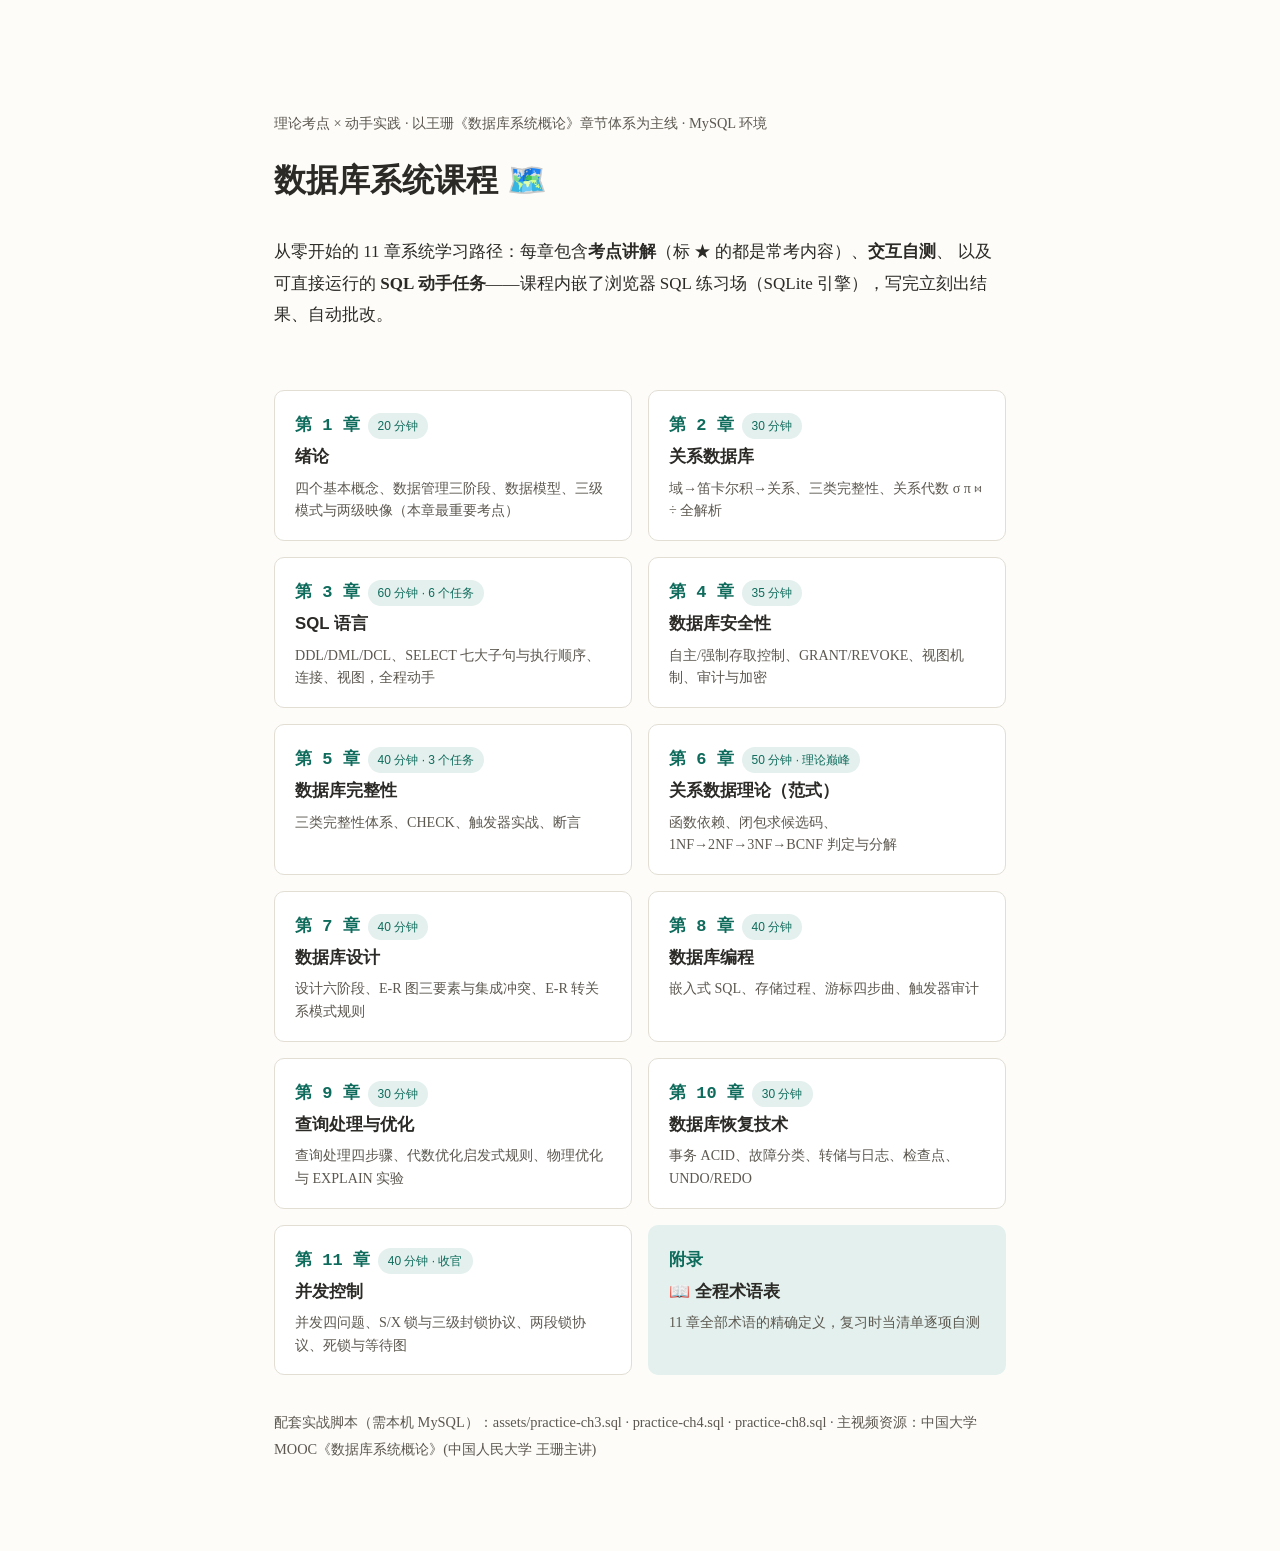
<file: index.html>
<!DOCTYPE html>
<html lang="zh-CN">
<head>
<meta charset="UTF-8">
<meta name="viewport" content="width=device-width, initial-scale=1.0">
<title>数据库系统课程 · 11 章完全学习路径</title>
<link rel="stylesheet" href="assets/course.css">
<style>
  .hero { padding: 48px 0 8px; }
  .hero h1 { border: none; margin-bottom: 8px; }
  .grid { display: grid; grid-template-columns: repeat(auto-fill, minmax(300px, 1fr)); gap: 16px; margin: 2em 0; }
  .card {
    display: block; background: #fff; border: 1px solid var(--line);
    border-radius: var(--radius); padding: 18px 20px; text-decoration: none; color: var(--ink);
    transition: all .15s;
  }
  .card:hover { border-color: var(--accent); box-shadow: 0 2px 10px rgba(15,107,92,.12); transform: translateY(-2px); }
  .card .num { font-family: "JetBrains Mono", Consolas, monospace; color: var(--accent); font-weight: 700; }
  .card h3 { margin: 4px 0 8px; font-size: 1.05rem; }
  .card p { margin: 0; font-size: .88rem; color: var(--ink-soft); line-height: 1.6; }
  .card.extra { background: var(--accent-soft); border-color: transparent; }
  .badge { display: inline-block; font-size: .75rem; background: var(--accent-soft); color: var(--accent);
    border-radius: 999px; padding: 2px 10px; margin-left: 8px; font-family: "PingFang SC","Microsoft YaHei",sans-serif; }
</style>
</head>
<body>
<div class="wrap">
<div class="hero">
  <p class="meta">理论考点 × 动手实践 · 以王珊《数据库系统概论》章节体系为主线 · MySQL 环境</p>
  <h1>数据库系统课程 🗺️</h1>
  <p>从零开始的 11 章系统学习路径：每章包含<b>考点讲解</b>（标 ★ 的都是常考内容）、<b>交互自测</b>、
  以及可直接运行的 <b>SQL 动手任务</b>——课程内嵌了浏览器 SQL 练习场（SQLite 引擎），写完立刻出结果、自动批改。</p>
</div>

<div class="grid">
  <a class="card" href="lessons/0001-chapter1-introduction.html">
    <span class="num">第 1 章</span><span class="badge">20 分钟</span>
    <h3>绪论</h3>
    <p>四个基本概念、数据管理三阶段、数据模型、三级模式与两级映像（本章最重要考点）</p>
  </a>
  <a class="card" href="lessons/0002-chapter2-relational-model.html">
    <span class="num">第 2 章</span><span class="badge">30 分钟</span>
    <h3>关系数据库</h3>
    <p>域→笛卡尔积→关系、三类完整性、关系代数 σ π ⋈ ÷ 全解析</p>
  </a>
  <a class="card" href="lessons/0003-chapter3-sql.html">
    <span class="num">第 3 章</span><span class="badge">60 分钟 · 6 个任务</span>
    <h3>SQL 语言</h3>
    <p>DDL/DML/DCL、SELECT 七大子句与执行顺序、连接、视图，全程动手</p>
  </a>
  <a class="card" href="lessons/0004-chapter4-security.html">
    <span class="num">第 4 章</span><span class="badge">35 分钟</span>
    <h3>数据库安全性</h3>
    <p>自主/强制存取控制、GRANT/REVOKE、视图机制、审计与加密</p>
  </a>
  <a class="card" href="lessons/0005-chapter5-integrity.html">
    <span class="num">第 5 章</span><span class="badge">40 分钟 · 3 个任务</span>
    <h3>数据库完整性</h3>
    <p>三类完整性体系、CHECK、触发器实战、断言</p>
  </a>
  <a class="card" href="lessons/0006-chapter6-normalization.html">
    <span class="num">第 6 章</span><span class="badge">50 分钟 · 理论巅峰</span>
    <h3>关系数据理论（范式）</h3>
    <p>函数依赖、闭包求候选码、1NF→2NF→3NF→BCNF 判定与分解</p>
  </a>
  <a class="card" href="lessons/0007-chapter7-design.html">
    <span class="num">第 7 章</span><span class="badge">40 分钟</span>
    <h3>数据库设计</h3>
    <p>设计六阶段、E-R 图三要素与集成冲突、E-R 转关系模式规则</p>
  </a>
  <a class="card" href="lessons/0008-chapter8-programming.html">
    <span class="num">第 8 章</span><span class="badge">40 分钟</span>
    <h3>数据库编程</h3>
    <p>嵌入式 SQL、存储过程、游标四步曲、触发器审计</p>
  </a>
  <a class="card" href="lessons/0009-chapter9-optimization.html">
    <span class="num">第 9 章</span><span class="badge">30 分钟</span>
    <h3>查询处理与优化</h3>
    <p>查询处理四步骤、代数优化启发式规则、物理优化与 EXPLAIN 实验</p>
  </a>
  <a class="card" href="lessons/0010-chapter10-recovery.html">
    <span class="num">第 10 章</span><span class="badge">30 分钟</span>
    <h3>数据库恢复技术</h3>
    <p>事务 ACID、故障分类、转储与日志、检查点、UNDO/REDO</p>
  </a>
  <a class="card" href="lessons/0011-chapter11-concurrency.html">
    <span class="num">第 11 章</span><span class="badge">40 分钟 · 收官</span>
    <h3>并发控制</h3>
    <p>并发四问题、S/X 锁与三级封锁协议、两段锁协议、死锁与等待图</p>
  </a>
  <a class="card extra" href="reference/glossary.html">
    <span class="num">附录</span>
    <h3>📖 全程术语表</h3>
    <p>11 章全部术语的精确定义，复习时当清单逐项自测</p>
  </a>
</div>

<p class="meta">配套实战脚本（需本机 MySQL）：assets/practice-ch3.sql · practice-ch4.sql · practice-ch8.sql ·
主视频资源：中国大学MOOC《数据库系统概论》(中国人民大学 王珊主讲)</p>
</div>
</body>
</html>
</file>
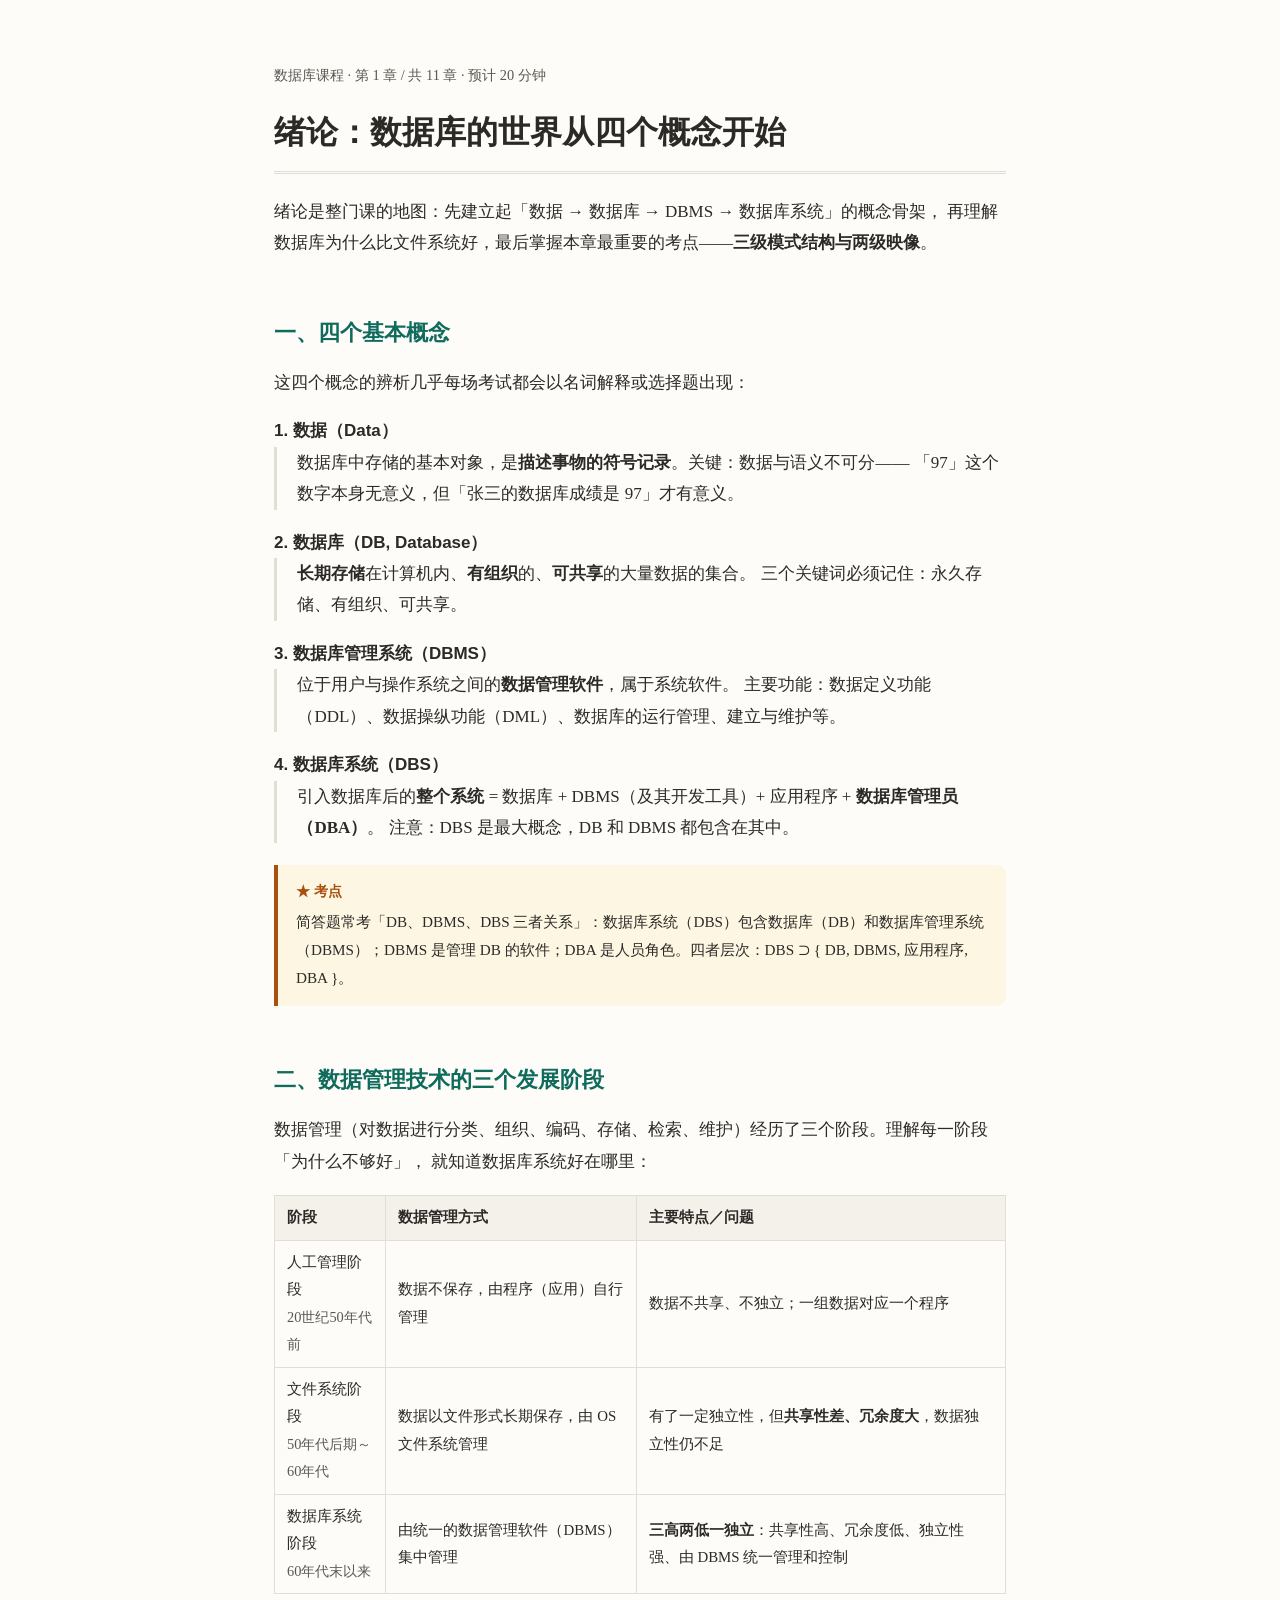
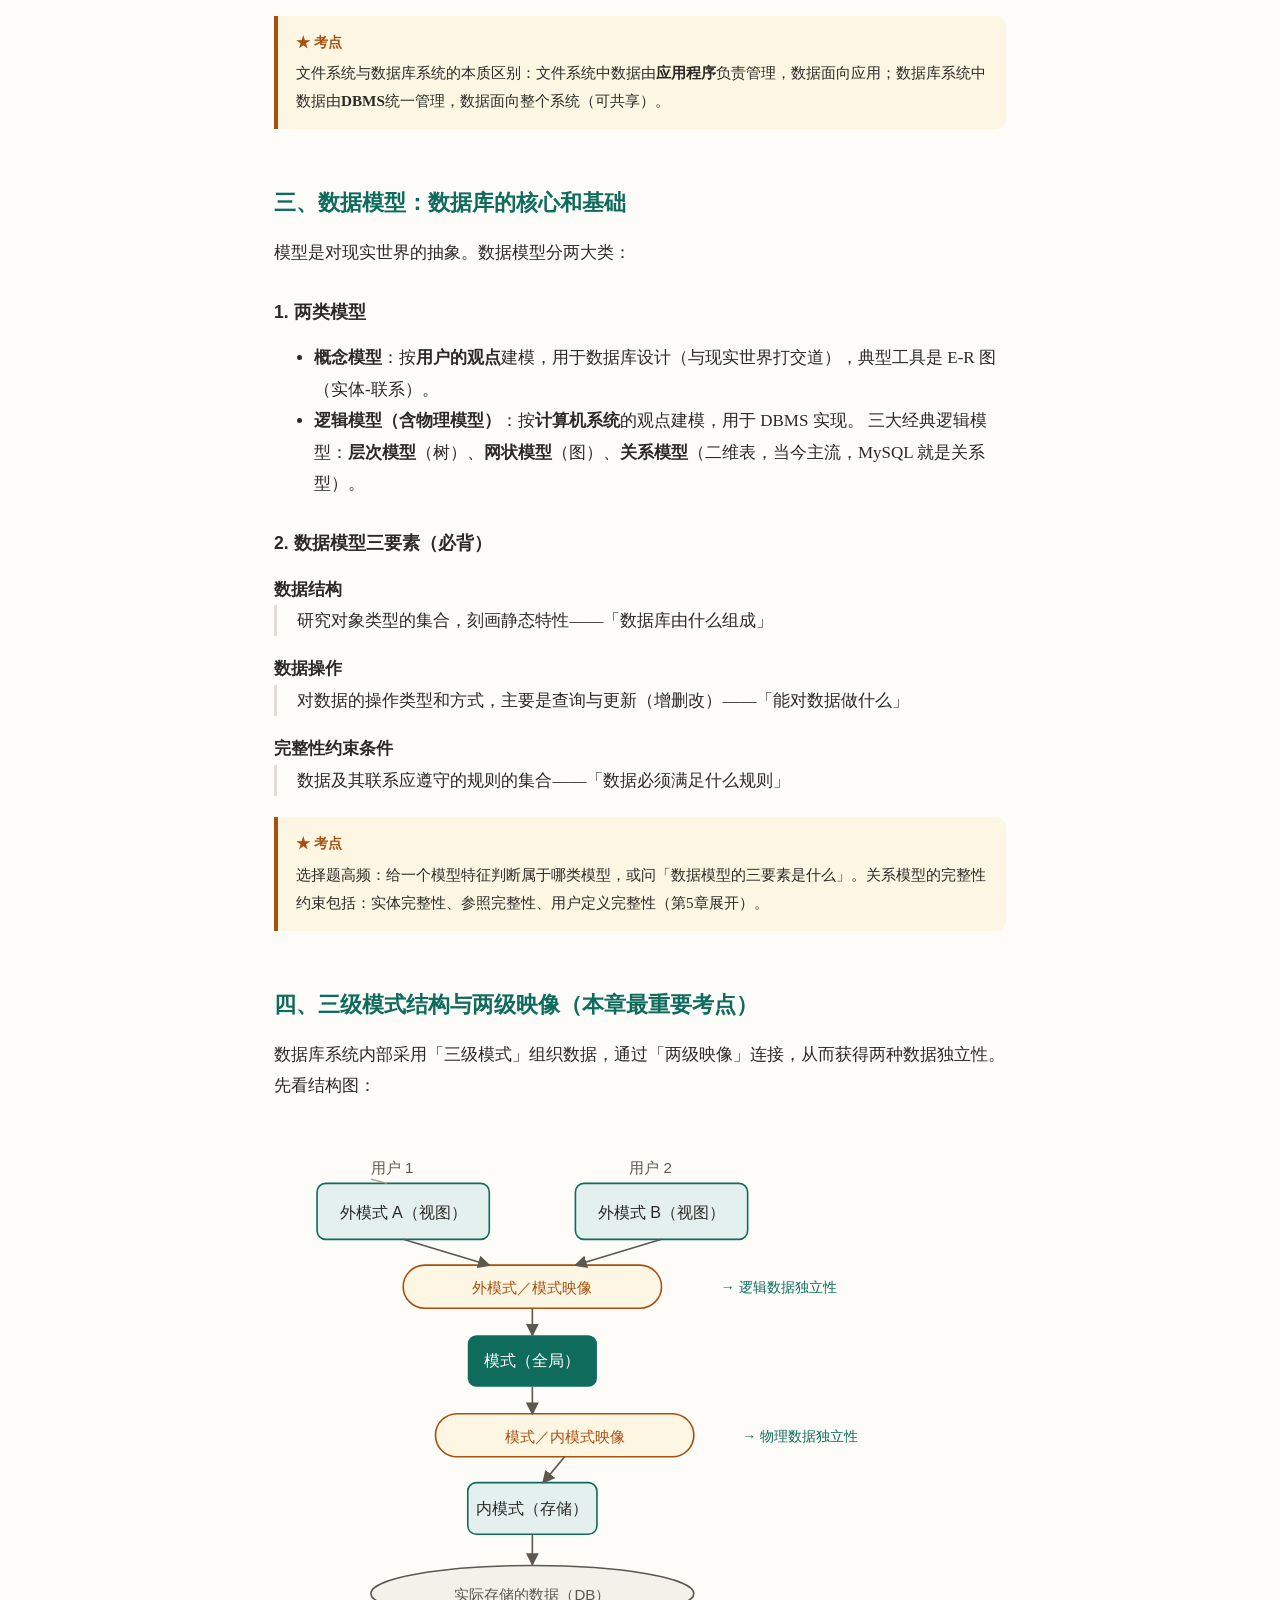
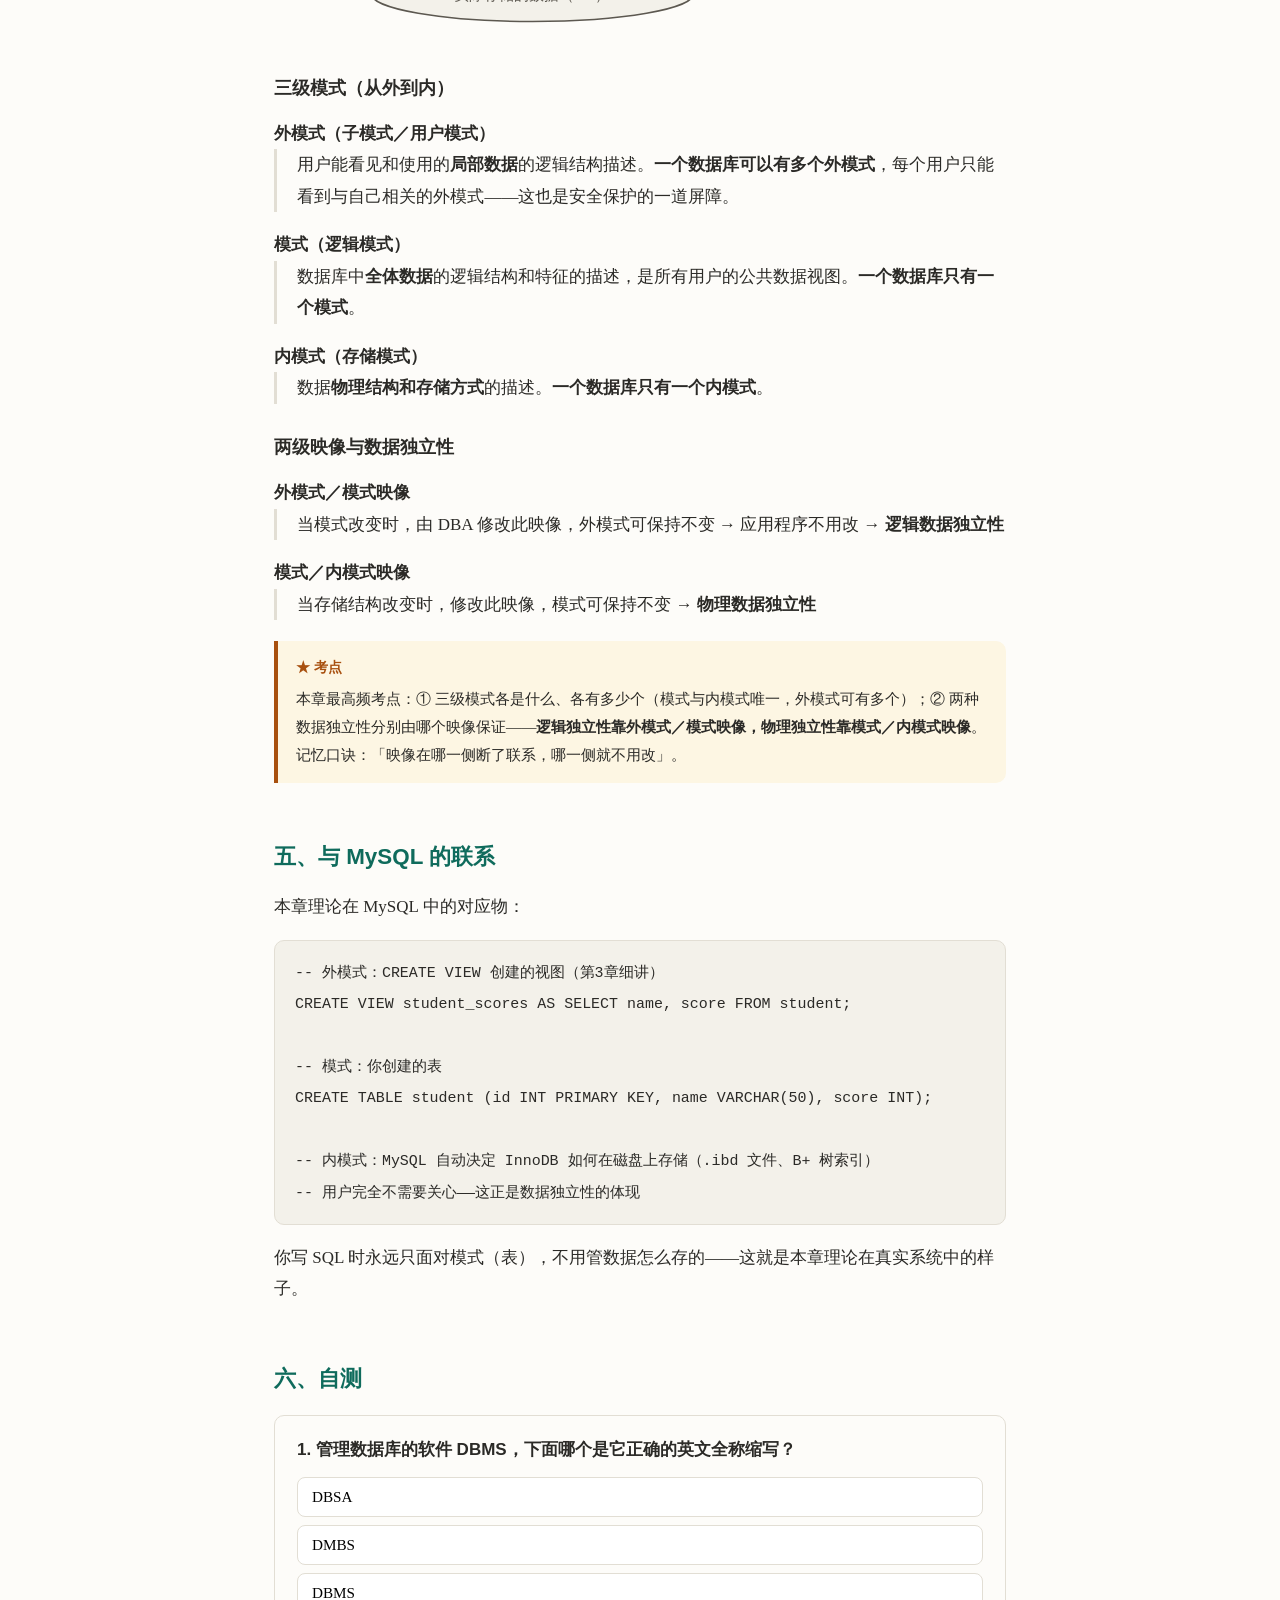
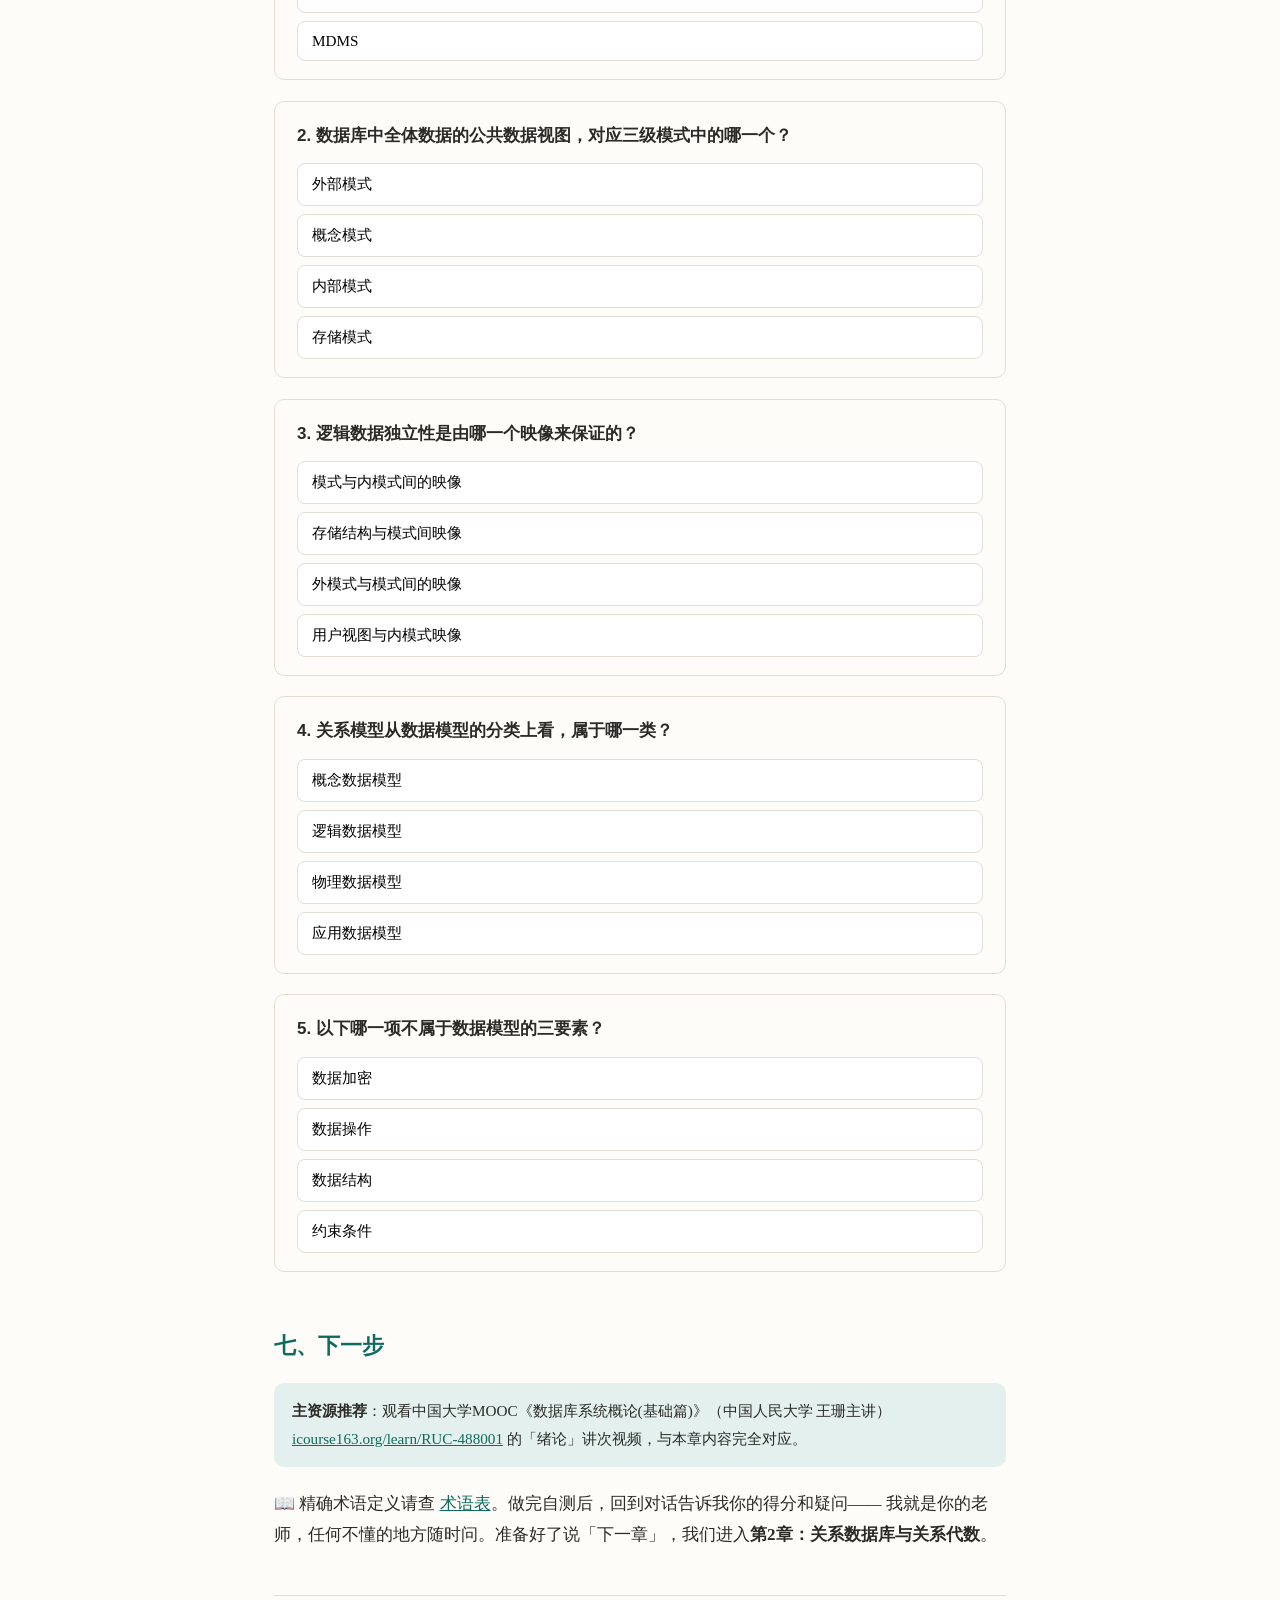
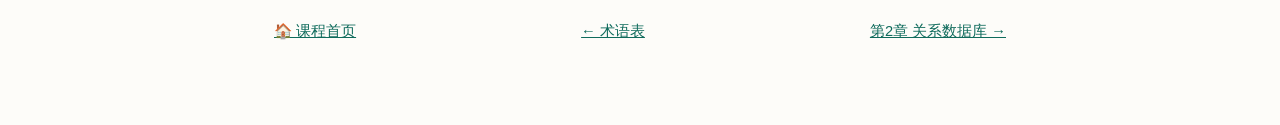
<file: lessons/0001-chapter1-introduction.html>
<!DOCTYPE html>
<html lang="zh-CN">
<head>
<meta charset="UTF-8">
<meta name="viewport" content="width=device-width, initial-scale=1.0">
<title>第1章 绪论 · 数据库课程</title>
<link rel="stylesheet" href="../assets/course.css">
</head>
<body>
<div class="wrap">
<p class="meta">数据库课程 · 第 1 章 / 共 11 章 · 预计 20 分钟</p>
<h1>绪论：数据库的世界从四个概念开始</h1>

<p>绪论是整门课的地图：先建立起「数据 → 数据库 → DBMS → 数据库系统」的概念骨架，
再理解数据库为什么比文件系统好，最后掌握本章最重要的考点——<b>三级模式结构与两级映像</b>。</p>

<h2>一、四个基本概念</h2>

<p>这四个概念的辨析几乎每场考试都会以名词解释或选择题出现：</p>

<dl>
<dt>1. 数据（Data）</dt>
<dd>数据库中存储的基本对象，是<b>描述事物的符号记录</b>。关键：数据与语义不可分——
「97」这个数字本身无意义，但「张三的数据库成绩是 97」才有意义。</dd>
<dt>2. 数据库（DB, Database）</dt>
<dd><b>长期存储</b>在计算机内、<b>有组织</b>的、<b>可共享</b>的大量数据的集合。
三个关键词必须记住：永久存储、有组织、可共享。</dd>
<dt>3. 数据库管理系统（DBMS）</dt>
<dd>位于用户与操作系统之间的<b>数据管理软件</b>，属于系统软件。
主要功能：数据定义功能（DDL）、数据操纵功能（DML）、数据库的运行管理、建立与维护等。</dd>
<dt>4. 数据库系统（DBS）</dt>
<dd>引入数据库后的<b>整个系统</b> = 数据库 + DBMS（及其开发工具）+ 应用程序 + <b>数据库管理员（DBA）</b>。
注意：DBS 是最大概念，DB 和 DBMS 都包含在其中。</dd>
</dl>

<div class="exam">简答题常考「DB、DBMS、DBS 三者关系」：数据库系统（DBS）包含数据库（DB）和数据库管理系统（DBMS）；DBMS 是管理 DB 的软件；DBA 是人员角色。四者层次：DBS ⊃ { DB, DBMS, 应用程序, DBA }。</div>

<h2>二、数据管理技术的三个发展阶段</h2>

<p>数据管理（对数据进行分类、组织、编码、存储、检索、维护）经历了三个阶段。理解每一阶段「为什么不够好」，
就知道数据库系统好在哪里：</p>

<table>
<tr><th>阶段</th><th>数据管理方式</th><th>主要特点／问题</th></tr>
<tr><td>人工管理阶段<br><span class="meta">20世纪50年代前</span></td><td>数据不保存，由程序（应用）自行管理</td><td>数据不共享、不独立；一组数据对应一个程序</td></tr>
<tr><td>文件系统阶段<br><span class="meta">50年代后期～60年代</span></td><td>数据以文件形式长期保存，由 OS 文件系统管理</td><td>有了一定独立性，但<b>共享性差、冗余度大</b>，数据独立性仍不足</td></tr>
<tr><td>数据库系统阶段<br><span class="meta">60年代末以来</span></td><td>由统一的数据管理软件（DBMS）集中管理</td><td><b>三高两低一独立</b>：共享性高、冗余度低、独立性强、由 DBMS 统一管理和控制</td></tr>
</table>

<div class="exam">文件系统与数据库系统的本质区别：文件系统中数据由<b>应用程序</b>负责管理，数据面向应用；数据库系统中数据由<b>DBMS</b>统一管理，数据面向整个系统（可共享）。</div>

<h2>三、数据模型：数据库的核心和基础</h2>

<p>模型是对现实世界的抽象。数据模型分两大类：</p>

<h3>1. 两类模型</h3>
<ul>
<li><b>概念模型</b>：按<b>用户的观点</b>建模，用于数据库设计（与现实世界打交道），典型工具是 E-R 图（实体-联系）。</li>
<li><b>逻辑模型（含物理模型）</b>：按<b>计算机系统</b>的观点建模，用于 DBMS 实现。
三大经典逻辑模型：<b>层次模型</b>（树）、<b>网状模型</b>（图）、<b>关系模型</b>（二维表，当今主流，MySQL 就是关系型）。</li>
</ul>

<h3>2. 数据模型三要素（必背）</h3>
<dl>
<dt>数据结构</dt><dd>研究对象类型的集合，刻画静态特性——「数据库由什么组成」</dd>
<dt>数据操作</dt><dd>对数据的操作类型和方式，主要是查询与更新（增删改）——「能对数据做什么」</dd>
<dt>完整性约束条件</dt><dd>数据及其联系应遵守的规则的集合——「数据必须满足什么规则」</dd>
</dl>

<div class="exam">选择题高频：给一个模型特征判断属于哪类模型，或问「数据模型的三要素是什么」。关系模型的完整性约束包括：实体完整性、参照完整性、用户定义完整性（第5章展开）。</div>

<h2>四、三级模式结构与两级映像（本章最重要考点）</h2>

<p>数据库系统内部采用「三级模式」组织数据，通过「两级映像」连接，从而获得两种数据独立性。
先看结构图：</p>

<div class="diagram">
<svg viewBox="0 0 680 470" xmlns="http://www.w3.org/2000/svg" font-family="PingFang SC, Microsoft YaHei, sans-serif">
  <!-- 用户层 -->
  <text x="90" y="34" font-size="14" fill="#5c5850">用户 1</text>
  <text x="330" y="34" font-size="14" fill="#5c5850">用户 2</text>
  <rect x="40" y="44" width="160" height="52" rx="8" fill="#e3f0ed" stroke="#0f6b5c" stroke-width="1.5"/>
  <text x="120" y="76" font-size="15" fill="#2b2a27" text-anchor="middle">外模式 A（视图）</text>
  <rect x="280" y="44" width="160" height="52" rx="8" fill="#e3f0ed" stroke="#0f6b5c" stroke-width="1.5"/>
  <text x="360" y="76" font-size="15" fill="#2b2a27" text-anchor="middle">外模式 B（视图）</text>
  <!-- 箭头：用户 -> 外模式 -->
  <line x1="90" y1="40" x2="105" y2="44" stroke="#a89f8e" stroke-width="1.2"/>

  <!-- 外模式/模式映像 -->
  <rect x="120" y="120" width="240" height="40" rx="20" fill="#fdf6e3" stroke="#a8500f" stroke-width="1.5"/>
  <text x="240" y="146" font-size="14" fill="#a8500f" text-anchor="middle">外模式／模式映像</text>
  <line x1="120" y1="96" x2="200" y2="120" stroke="#5c5850" stroke-width="1.5" marker-end="url(#arrow)"/>
  <line x1="360" y1="96" x2="280" y2="120" stroke="#5c5850" stroke-width="1.5" marker-end="url(#arrow)"/>
  <text x="415" y="145" font-size="13" fill="#0f6b5c">→ 逻辑数据独立性</text>

  <!-- 模式 -->
  <rect x="180" y="185" width="120" height="48" rx="8" fill="#0f6b5c"/>
  <text x="240" y="214" font-size="15" fill="#ffffff" text-anchor="middle">模式（全局）</text>
  <line x1="240" y1="160" x2="240" y2="185" stroke="#5c5850" stroke-width="1.5" marker-end="url(#arrow)"/>

  <!-- 模式/内模式映像 -->
  <rect x="150" y="258" width="240" height="40" rx="20" fill="#fdf6e3" stroke="#a8500f" stroke-width="1.5"/>
  <text x="270" y="284" font-size="14" fill="#a8500f" text-anchor="middle">模式／内模式映像</text>
  <line x1="240" y1="233" x2="240" y2="258" stroke="#5c5850" stroke-width="1.5" marker-end="url(#arrow)"/>
  <text x="435" y="283" font-size="13" fill="#0f6b5c">→ 物理数据独立性</text>

  <!-- 内模式 -->
  <rect x="180" y="322" width="120" height="48" rx="8" fill="#e3f0ed" stroke="#0f6b5c" stroke-width="1.5"/>
  <text x="240" y="351" font-size="15" fill="#2b2a27" text-anchor="middle">内模式（存储）</text>
  <line x1="270" y1="298" x2="250" y2="322" stroke="#5c5850" stroke-width="1.5" marker-end="url(#arrow)"/>

  <!-- 数据库 -->
  <ellipse cx="240" cy="425" rx="150" ry="26" fill="#f3f1ea" stroke="#5c5850" stroke-width="1.5"/>
  <text x="240" y="431" font-size="14" fill="#5c5850" text-anchor="middle">实际存储的数据（DB）</text>
  <line x1="240" y1="370" x2="240" y2="398" stroke="#5c5850" stroke-width="1.5" marker-end="url(#arrow)"/>

  <defs>
    <marker id="arrow" markerWidth="8" markerHeight="8" refX="7" refY="4" orient="auto">
      <path d="M0,0 L8,4 L0,8 z" fill="#5c5850"/>
    </marker>
  </defs>
</svg>
</div>

<h3>三级模式（从外到内）</h3>
<dl>
<dt>外模式（子模式／用户模式）</dt>
<dd>用户能看见和使用的<b>局部数据</b>的逻辑结构描述。<b>一个数据库可以有多个外模式</b>，每个用户只能看到与自己相关的外模式——这也是安全保护的一道屏障。</dd>
<dt>模式（逻辑模式）</dt>
<dd>数据库中<b>全体数据</b>的逻辑结构和特征的描述，是所有用户的公共数据视图。<b>一个数据库只有一个模式</b>。</dd>
<dt>内模式（存储模式）</dt>
<dd>数据<b>物理结构和存储方式</b>的描述。<b>一个数据库只有一个内模式</b>。</dd>
</dl>

<h3>两级映像与数据独立性</h3>
<dl>
<dt>外模式／模式映像</dt>
<dd>当模式改变时，由 DBA 修改此映像，外模式可保持不变 → 应用程序不用改 → <b>逻辑数据独立性</b></dd>
<dt>模式／内模式映像</dt>
<dd>当存储结构改变时，修改此映像，模式可保持不变 → <b>物理数据独立性</b></dd>
</dl>

<div class="exam">本章最高频考点：① 三级模式各是什么、各有多少个（模式与内模式唯一，外模式可有多个）；② 两种数据独立性分别由哪个映像保证——<b>逻辑独立性靠外模式／模式映像，物理独立性靠模式／内模式映像</b>。记忆口诀：「映像在哪一侧断了联系，哪一侧就不用改」。</div>

<h2>五、与 MySQL 的联系</h2>
<p>本章理论在 MySQL 中的对应物：</p>
<pre><code>-- 外模式：CREATE VIEW 创建的视图（第3章细讲）
CREATE VIEW student_scores AS SELECT name, score FROM student;

-- 模式：你创建的表
CREATE TABLE student (id INT PRIMARY KEY, name VARCHAR(50), score INT);

-- 内模式：MySQL 自动决定 InnoDB 如何在磁盘上存储（.ibd 文件、B+ 树索引）
-- 用户完全不需要关心——这正是数据独立性的体现</code></pre>
<p>你写 SQL 时永远只面对模式（表），不用管数据怎么存的——这就是本章理论在真实系统中的样子。</p>

<h2>六、自测</h2>
<div class="quiz" data-quiz='[{"q":"管理数据库的软件 DBMS，下面哪个是它正确的英文全称缩写？","opts":["DBSA","DMBS","DBMS","MDMS"],"a":2,"exp":"DBMS = Database Management System。注意区分：DBA 是数据库管理员（人），DBS 是数据库系统（整体）。"},{"q":"数据库中全体数据的公共数据视图，对应三级模式中的哪一个？","opts":["外部模式","概念模式","内部模式","存储模式"],"a":1,"exp":"模式又称逻辑模式/概念模式，是全体数据的公共视图，全局且唯一。外模式是局部视图，内模式描述物理存储。"},{"q":"逻辑数据独立性是由哪一个映像来保证的？","opts":["模式与内模式间的映像","存储结构与模式间映像","外模式与模式间的映像","用户视图与内模式映像"],"a":2,"exp":"外模式/模式映像保证逻辑数据独立性：模式变，改映像，外模式与应用不变。模式/内模式映像保证的是物理独立性。"},{"q":"关系模型从数据模型的分类上看，属于哪一类？","opts":["概念数据模型","逻辑数据模型","物理数据模型","应用数据模型"],"a":1,"exp":"关系模型、层次模型、网状模型都属于逻辑模型；概念模型是面向用户设计的 E-R 模型。"},{"q":"以下哪一项不属于数据模型的三要素？","opts":["数据加密","数据操作","数据结构","约束条件"],"a":0,"exp":"三要素是数据结构、数据操作、完整性约束条件。数据加密属于安全性控制手段，与三要素无关。"}]'></div>

<h2>七、下一步</h2>
<div class="tip">
<b>主资源推荐</b>：观看中国大学MOOC《数据库系统概论(基础篇)》（中国人民大学 王珊主讲）
<a href="https://www.icourse163.org/learn/RUC-488001">icourse163.org/learn/RUC-488001</a> 的「绪论」讲次视频，与本章内容完全对应。
</div>
<p>📖 精确术语定义请查 <a href="../reference/glossary.html">术语表</a>。做完自测后，回到对话告诉我你的得分和疑问——
我就是你的老师，任何不懂的地方随时问。准备好了说「下一章」，我们进入<b>第2章：关系数据库与关系代数</b>。</p>

<div class="lesson-nav">
<a href="../index.html">🏠 课程首页</a>
<a href="../reference/glossary.html">← 术语表</a>
<a href="0002-chapter2-relational-model.html">第2章 关系数据库 →</a>
</div>
</div>
<script src="../assets/quiz.js"></script>
</body>
</html>
</file>
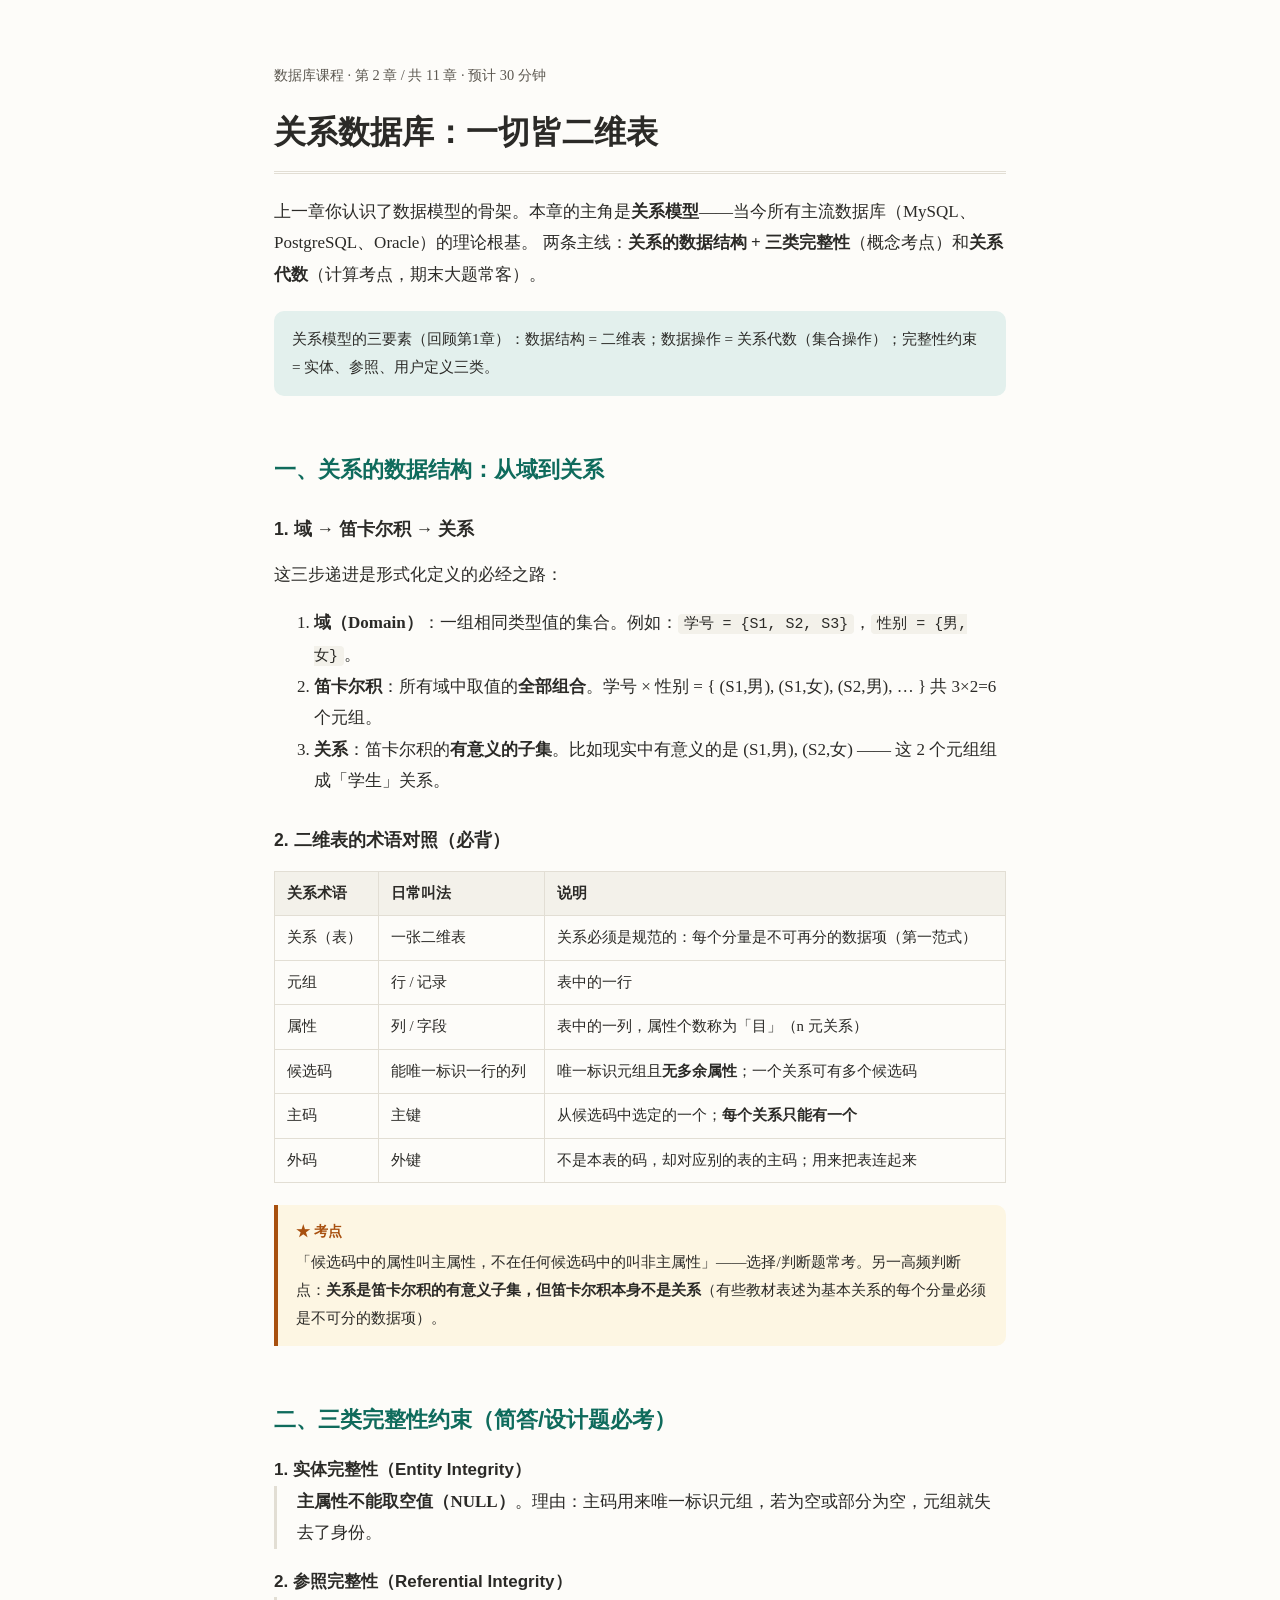
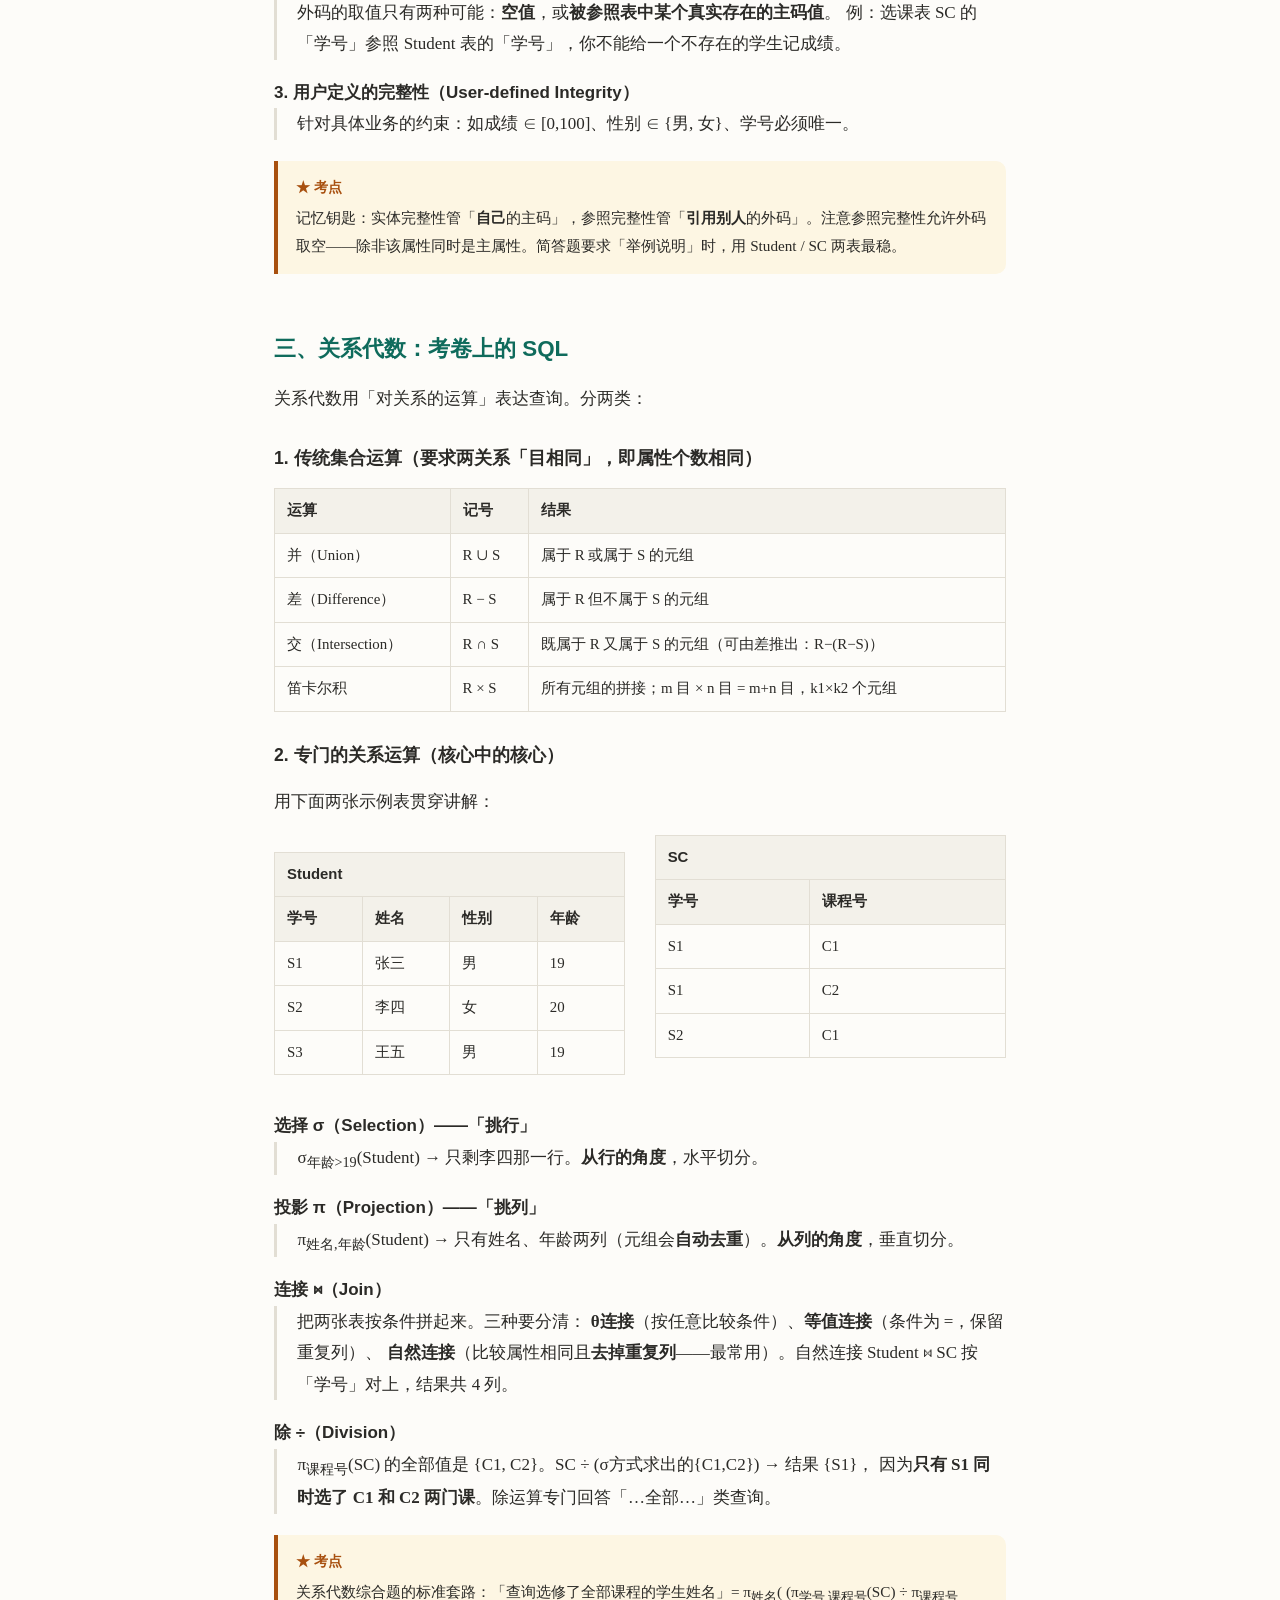
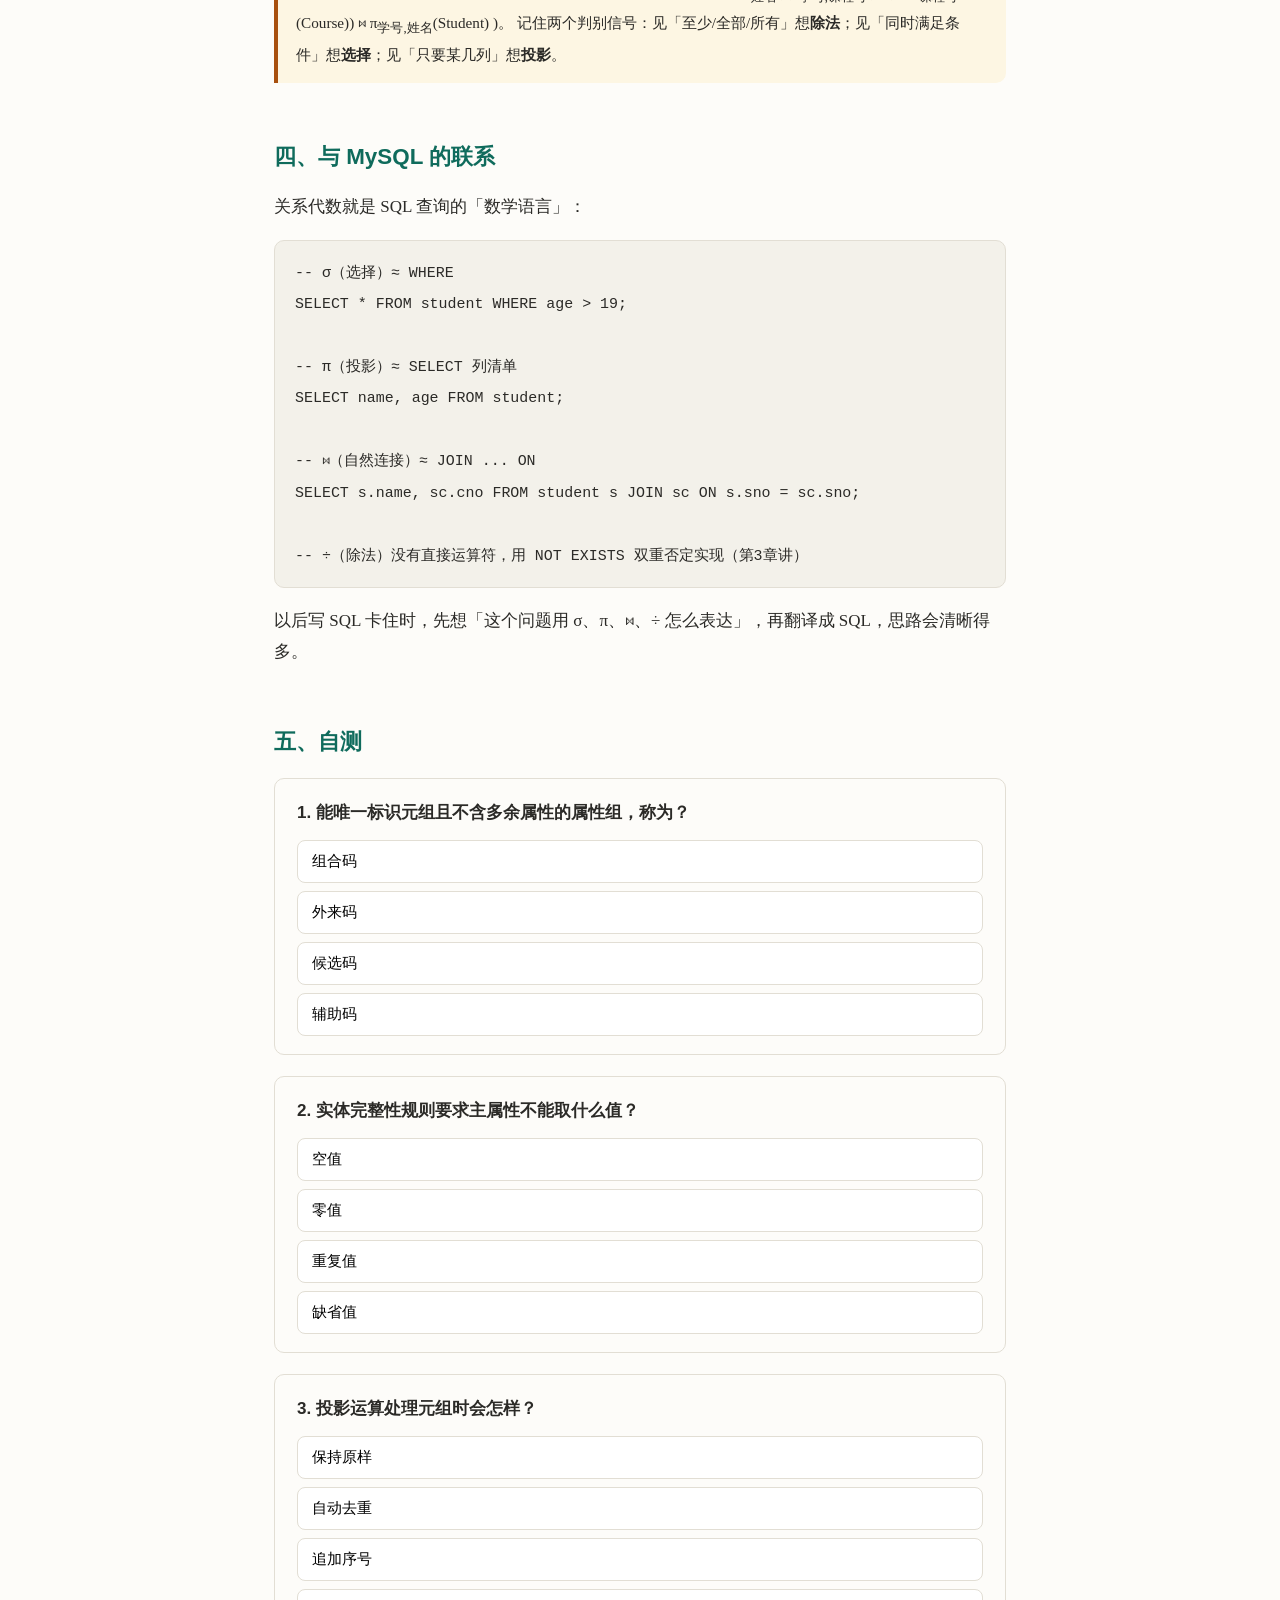
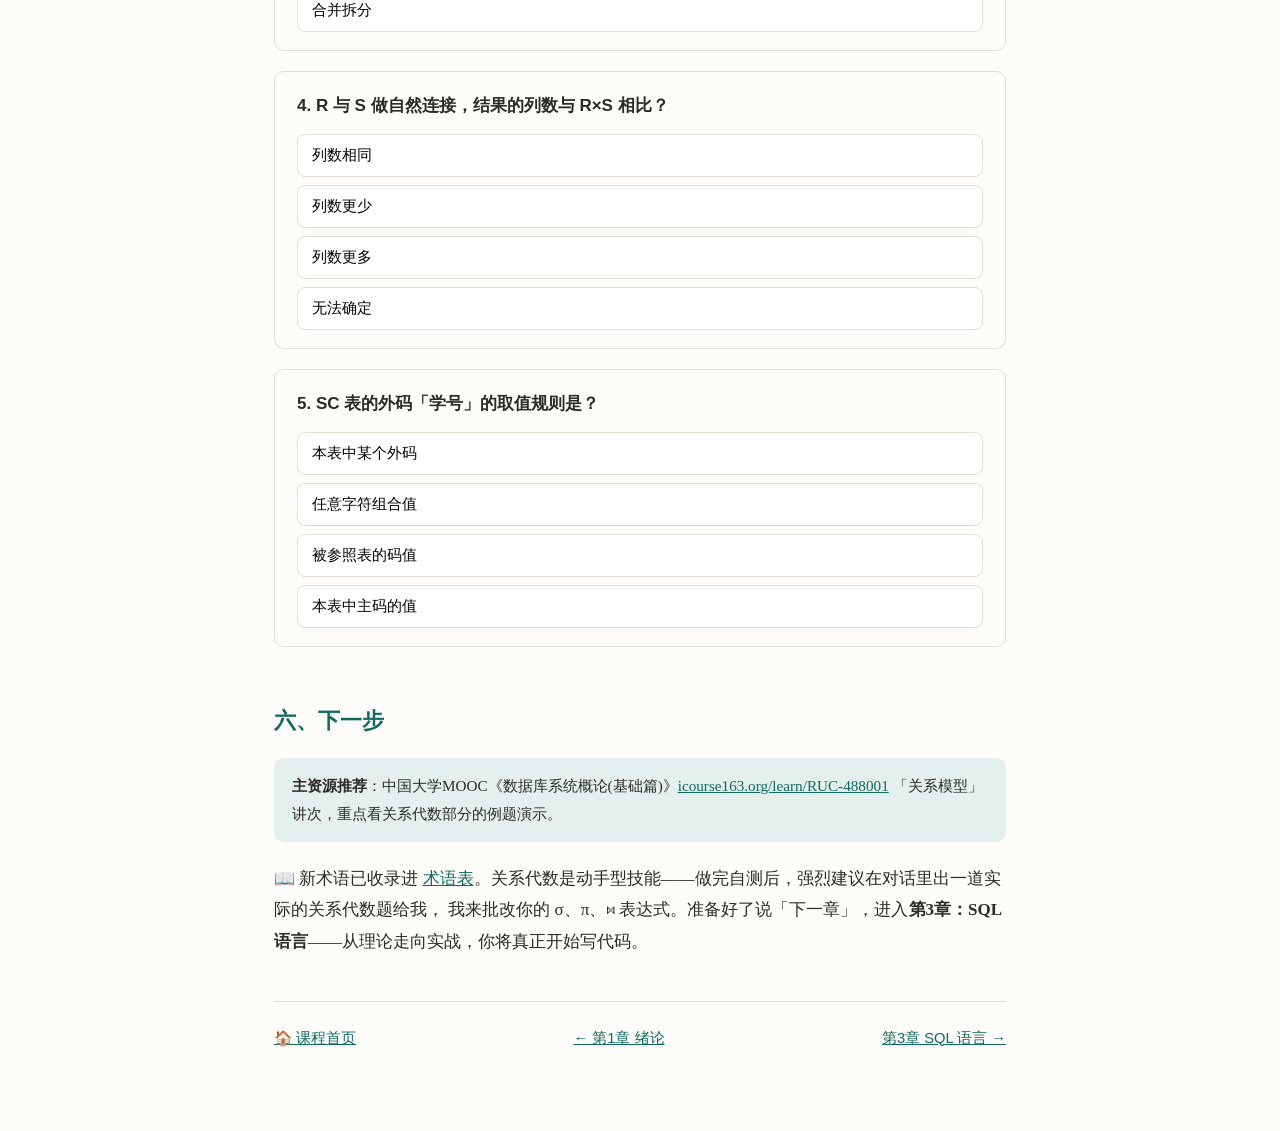
<file: lessons/0002-chapter2-relational-model.html>
<!DOCTYPE html>
<html lang="zh-CN">
<head>
<meta charset="UTF-8">
<meta name="viewport" content="width=device-width, initial-scale=1.0">
<title>第2章 关系数据库 · 数据库课程</title>
<link rel="stylesheet" href="../assets/course.css">
</head>
<body>
<div class="wrap">
<p class="meta">数据库课程 · 第 2 章 / 共 11 章 · 预计 30 分钟</p>
<h1>关系数据库：一切皆二维表</h1>

<p>上一章你认识了数据模型的骨架。本章的主角是<b>关系模型</b>——当今所有主流数据库（MySQL、PostgreSQL、Oracle）的理论根基。
两条主线：<b>关系的数据结构 + 三类完整性</b>（概念考点）和<b>关系代数</b>（计算考点，期末大题常客）。</p>

<div class="tip">关系模型的三要素（回顾第1章）：数据结构 = 二维表；数据操作 = 关系代数（集合操作）；完整性约束 = 实体、参照、用户定义三类。</div>

<h2>一、关系的数据结构：从域到关系</h2>

<h3>1. 域 → 笛卡尔积 → 关系</h3>
<p>这三步递进是形式化定义的必经之路：</p>
<ol>
<li><b>域（Domain）</b>：一组相同类型值的集合。例如：<code>学号 = {S1, S2, S3}</code>，<code>性别 = {男, 女}</code>。</li>
<li><b>笛卡尔积</b>：所有域中取值的<b>全部组合</b>。学号 × 性别 = { (S1,男), (S1,女), (S2,男), … } 共 3×2=6 个元组。</li>
<li><b>关系</b>：笛卡尔积的<b>有意义的子集</b>。比如现实中有意义的是 (S1,男), (S2,女) —— 这 2 个元组组成「学生」关系。</li>
</ol>

<h3>2. 二维表的术语对照（必背）</h3>
<table>
<tr><th>关系术语</th><th>日常叫法</th><th>说明</th></tr>
<tr><td>关系（表）</td><td>一张二维表</td><td>关系必须是规范的：每个分量是不可再分的数据项（第一范式）</td></tr>
<tr><td>元组</td><td>行 / 记录</td><td>表中的一行</td></tr>
<tr><td>属性</td><td>列 / 字段</td><td>表中的一列，属性个数称为「目」（n 元关系）</td></tr>
<tr><td>候选码</td><td>能唯一标识一行的列</td><td>唯一标识元组且<b>无多余属性</b>；一个关系可有多个候选码</td></tr>
<tr><td>主码</td><td>主键</td><td>从候选码中选定的一个；<b>每个关系只能有一个</b></td></tr>
<tr><td>外码</td><td>外键</td><td>不是本表的码，却对应别的表的主码；用来把表连起来</td></tr>
</table>

<div class="exam">「候选码中的属性叫主属性，不在任何候选码中的叫非主属性」——选择/判断题常考。另一高频判断点：<b>关系是笛卡尔积的有意义子集，但笛卡尔积本身不是关系</b>（有些教材表述为基本关系的每个分量必须是不可分的数据项）。</div>

<h2>二、三类完整性约束（简答/设计题必考）</h2>

<dl>
<dt>1. 实体完整性（Entity Integrity）</dt>
<dd><b>主属性不能取空值（NULL）</b>。理由：主码用来唯一标识元组，若为空或部分为空，元组就失去了身份。</dd>
<dt>2. 参照完整性（Referential Integrity）</dt>
<dd>外码的取值只有两种可能：<b>空值</b>，或<b>被参照表中某个真实存在的主码值</b>。
例：选课表 SC 的「学号」参照 Student 表的「学号」，你不能给一个不存在的学生记成绩。</dd>
<dt>3. 用户定义的完整性（User-defined Integrity）</dt>
<dd>针对具体业务的约束：如成绩 ∈ [0,100]、性别 ∈ {男, 女}、学号必须唯一。</dd>
</dl>

<div class="exam">记忆钥匙：实体完整性管「<b>自己</b>的主码」，参照完整性管「<b>引用别人</b>的外码」。注意参照完整性允许外码取空——除非该属性同时是主属性。简答题要求「举例说明」时，用 Student / SC 两表最稳。</div>

<h2>三、关系代数：考卷上的 SQL</h2>

<p>关系代数用「对关系的运算」表达查询。分两类：</p>

<h3>1. 传统集合运算（要求两关系「目相同」，即属性个数相同）</h3>
<table>
<tr><th>运算</th><th>记号</th><th>结果</th></tr>
<tr><td>并（Union）</td><td>R ∪ S</td><td>属于 R 或属于 S 的元组</td></tr>
<tr><td>差（Difference）</td><td>R − S</td><td>属于 R 但不属于 S 的元组</td></tr>
<tr><td>交（Intersection）</td><td>R ∩ S</td><td>既属于 R 又属于 S 的元组（可由差推出：R−(R−S)）</td></tr>
<tr><td>笛卡尔积</td><td>R × S</td><td>所有元组的拼接；m 目 × n 目 = m+n 目，k1×k2 个元组</td></tr>
</table>

<h3>2. 专门的关系运算（核心中的核心）</h3>

<p>用下面两张示例表贯穿讲解：</p>
<table style="float:left;width:48%;margin-right:4%">
<tr><th colspan="4">Student</th></tr>
<tr><th>学号</th><th>姓名</th><th>性别</th><th>年龄</th></tr>
<tr><td>S1</td><td>张三</td><td>男</td><td>19</td></tr>
<tr><td>S2</td><td>李四</td><td>女</td><td>20</td></tr>
<tr><td>S3</td><td>王五</td><td>男</td><td>19</td></tr>
</table>
<table style="width:48%">
<tr><th colspan="2">SC</th></tr>
<tr><th>学号</th><th>课程号</th></tr>
<tr><td>S1</td><td>C1</td></tr>
<tr><td>S1</td><td>C2</td></tr>
<tr><td>S2</td><td>C1</td></tr>
</table>
<div style="clear:both"></div>

<dl>
<dt>选择 σ（Selection）——「挑行」</dt>
<dd>σ<sub>年龄&gt;19</sub>(Student) → 只剩李四那一行。<b>从行的角度</b>，水平切分。</dd>
<dt>投影 π（Projection）——「挑列」</dt>
<dd>π<sub>姓名,年龄</sub>(Student) → 只有姓名、年龄两列（元组会<b>自动去重</b>）。<b>从列的角度</b>，垂直切分。</dd>
<dt>连接 ⋈（Join）</dt>
<dd>把两张表按条件拼起来。三种要分清：
<b>θ连接</b>（按任意比较条件）、<b>等值连接</b>（条件为 =，保留重复列）、
<b>自然连接</b>（比较属性相同且<b>去掉重复列</b>——最常用）。自然连接 Student ⋈ SC 按「学号」对上，结果共 4 列。</dd>
<dt>除 ÷（Division）</dt>
<dd>π<sub>课程号</sub>(SC) 的全部值是 {C1, C2}。SC ÷ (σ方式求出的{C1,C2}) → 结果 {S1}，
因为<b>只有 S1 同时选了 C1 和 C2 两门课</b>。除运算专门回答「…全部…」类查询。</dd>
</dl>

<div class="exam">关系代数综合题的标准套路：「查询选修了全部课程的学生姓名」=
π<sub>姓名</sub>( (π<sub>学号,课程号</sub>(SC) ÷ π<sub>课程号</sub>(Course)) ⋈ π<sub>学号,姓名</sub>(Student) )。
记住两个判别信号：见「至少/全部/所有」想<b>除法</b>；见「同时满足条件」想<b>选择</b>；见「只要某几列」想<b>投影</b>。</div>

<h2>四、与 MySQL 的联系</h2>
<p>关系代数就是 SQL 查询的「数学语言」：</p>
<pre><code>-- σ（选择）≈ WHERE
SELECT * FROM student WHERE age &gt; 19;

-- π（投影）≈ SELECT 列清单
SELECT name, age FROM student;

-- ⋈（自然连接）≈ JOIN ... ON
SELECT s.name, sc.cno FROM student s JOIN sc ON s.sno = sc.sno;

-- ÷（除法）没有直接运算符，用 NOT EXISTS 双重否定实现（第3章讲）</code></pre>
<p>以后写 SQL 卡住时，先想「这个问题用 σ、π、⋈、÷ 怎么表达」，再翻译成 SQL，思路会清晰得多。</p>

<h2>五、自测</h2>
<div class="quiz" data-quiz='[{"q":"能唯一标识元组且不含多余属性的属性组，称为？","opts":["组合码","外来码","候选码","辅助码"],"a":2,"exp":"候选码 = 唯一 + 无多余属性（极小性）。从候选码中选定一个作主码；包含在候选码中的属性叫主属性。"},{"q":"实体完整性规则要求主属性不能取什么值？","opts":["空值","零值","重复值","缺省值"],"a":0,"exp":"主属性不能取空值（NULL），否则元组无法被唯一标识。这是实体完整性的核心规定。"},{"q":"投影运算处理元组时会怎样？","opts":["保持原样","自动去重","追加序号","合并拆分"],"a":1,"exp":"投影取部分列后，剩余部分可能出现完全相同的元组，关系代数规定自动消除重复行。"},{"q":"R 与 S 做自然连接，结果的列数与 R×S 相比？","opts":["列数相同","列数更少","列数更多","无法确定"],"a":1,"exp":"自然连接 = 等值连接 + 去掉重复属性列，所以列数比笛卡尔积少。若两表无公共属性，则退化为笛卡尔积。"},{"q":"SC 表的外码「学号」的取值规则是？","opts":["本表中某个外码","任意字符组合值","被参照表的码值","本表中主码的值"],"a":2,"exp":"参照完整性：外码要么取空值，要么取被参照表（Student）中实际存在的主码值。"}]'></div>

<h2>六、下一步</h2>
<div class="tip">
<b>主资源推荐</b>：中国大学MOOC《数据库系统概论(基础篇)》<a href="https://www.icourse163.org/learn/RUC-488001">icourse163.org/learn/RUC-488001</a> 「关系模型」讲次，重点看关系代数部分的例题演示。
</div>
<p>📖 新术语已收录进 <a href="../reference/glossary.html">术语表</a>。关系代数是动手型技能——做完自测后，强烈建议在对话里出一道实际的关系代数题给我，
我来批改你的 σ、π、⋈ 表达式。准备好了说「下一章」，进入<b>第3章：SQL 语言</b>——从理论走向实战，你将真正开始写代码。</p>

<div class="lesson-nav">
<a href="../index.html">🏠 课程首页</a>
<a href="../lessons/0001-chapter1-introduction.html">← 第1章 绪论</a>
<a href="0003-chapter3-sql.html">第3章 SQL 语言 →</a>
</div>
</div>
<script src="../assets/quiz.js"></script>
</body>
</html>
</file>
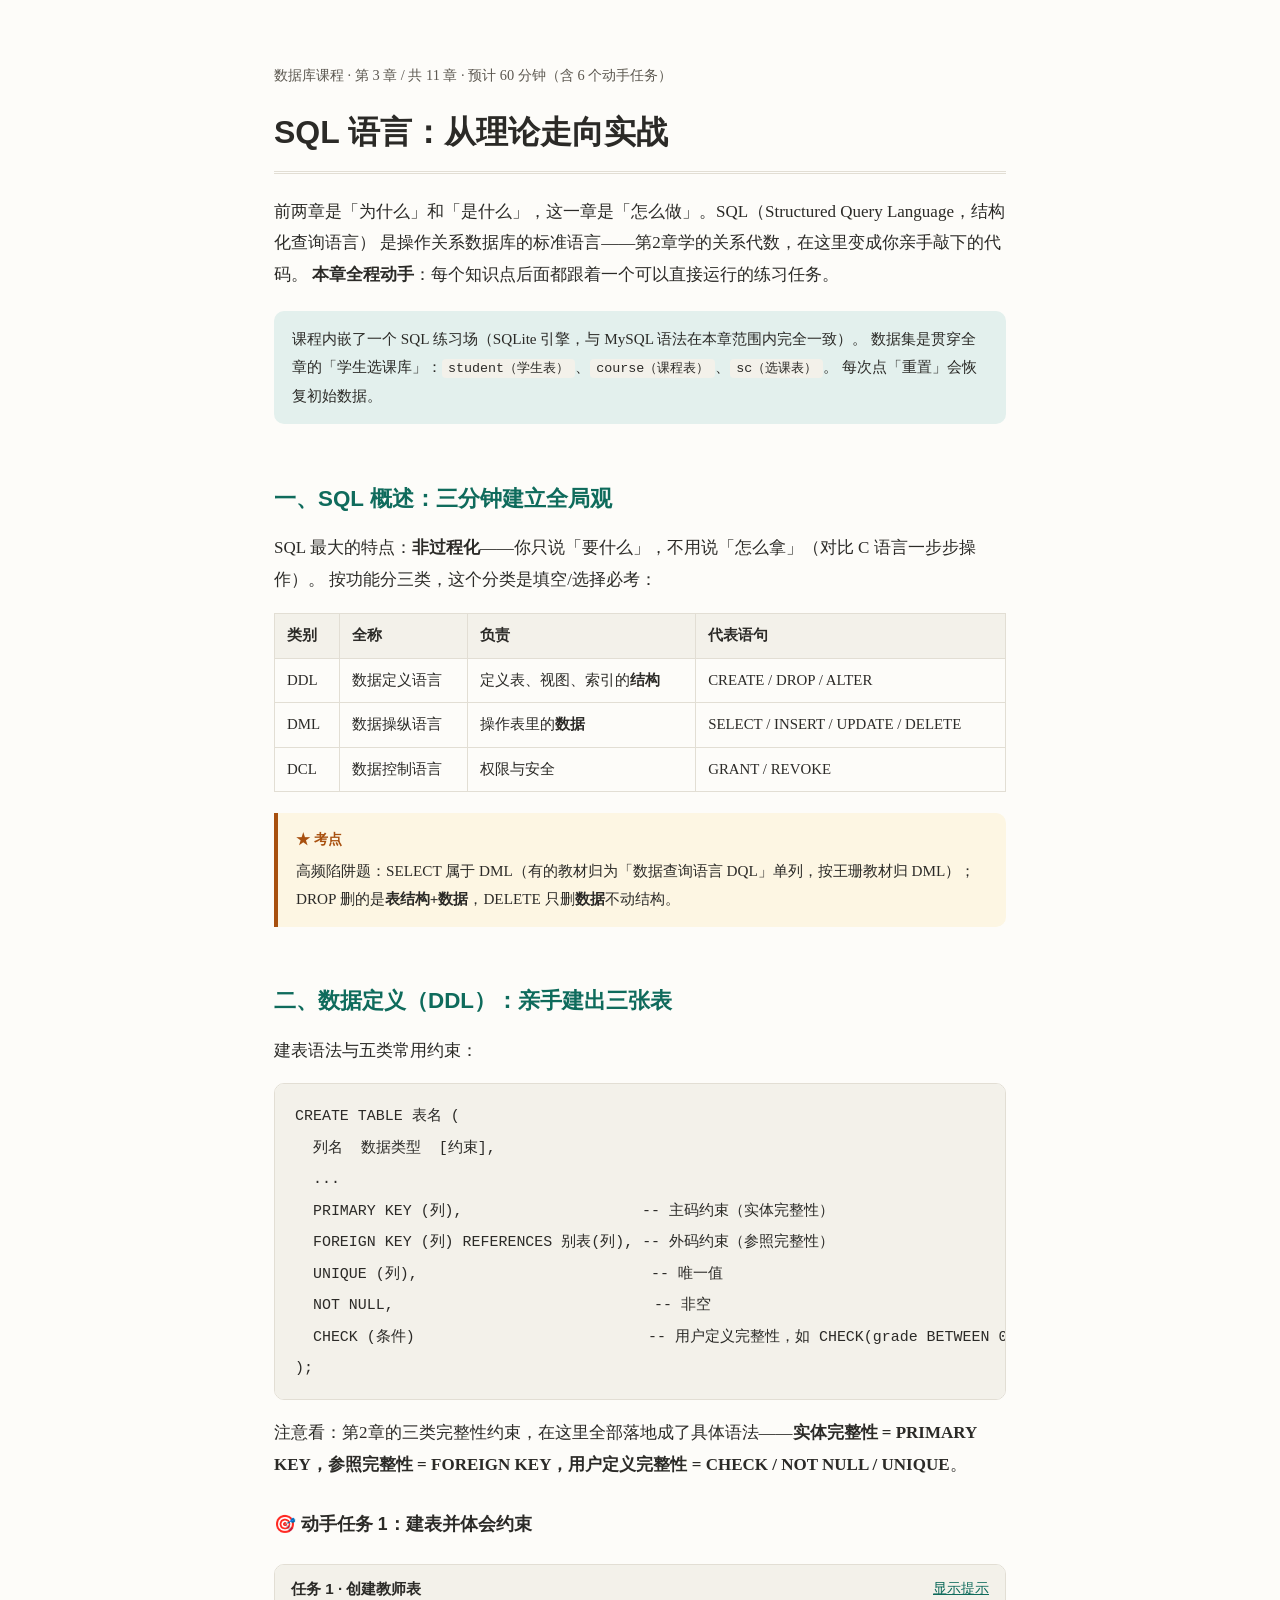
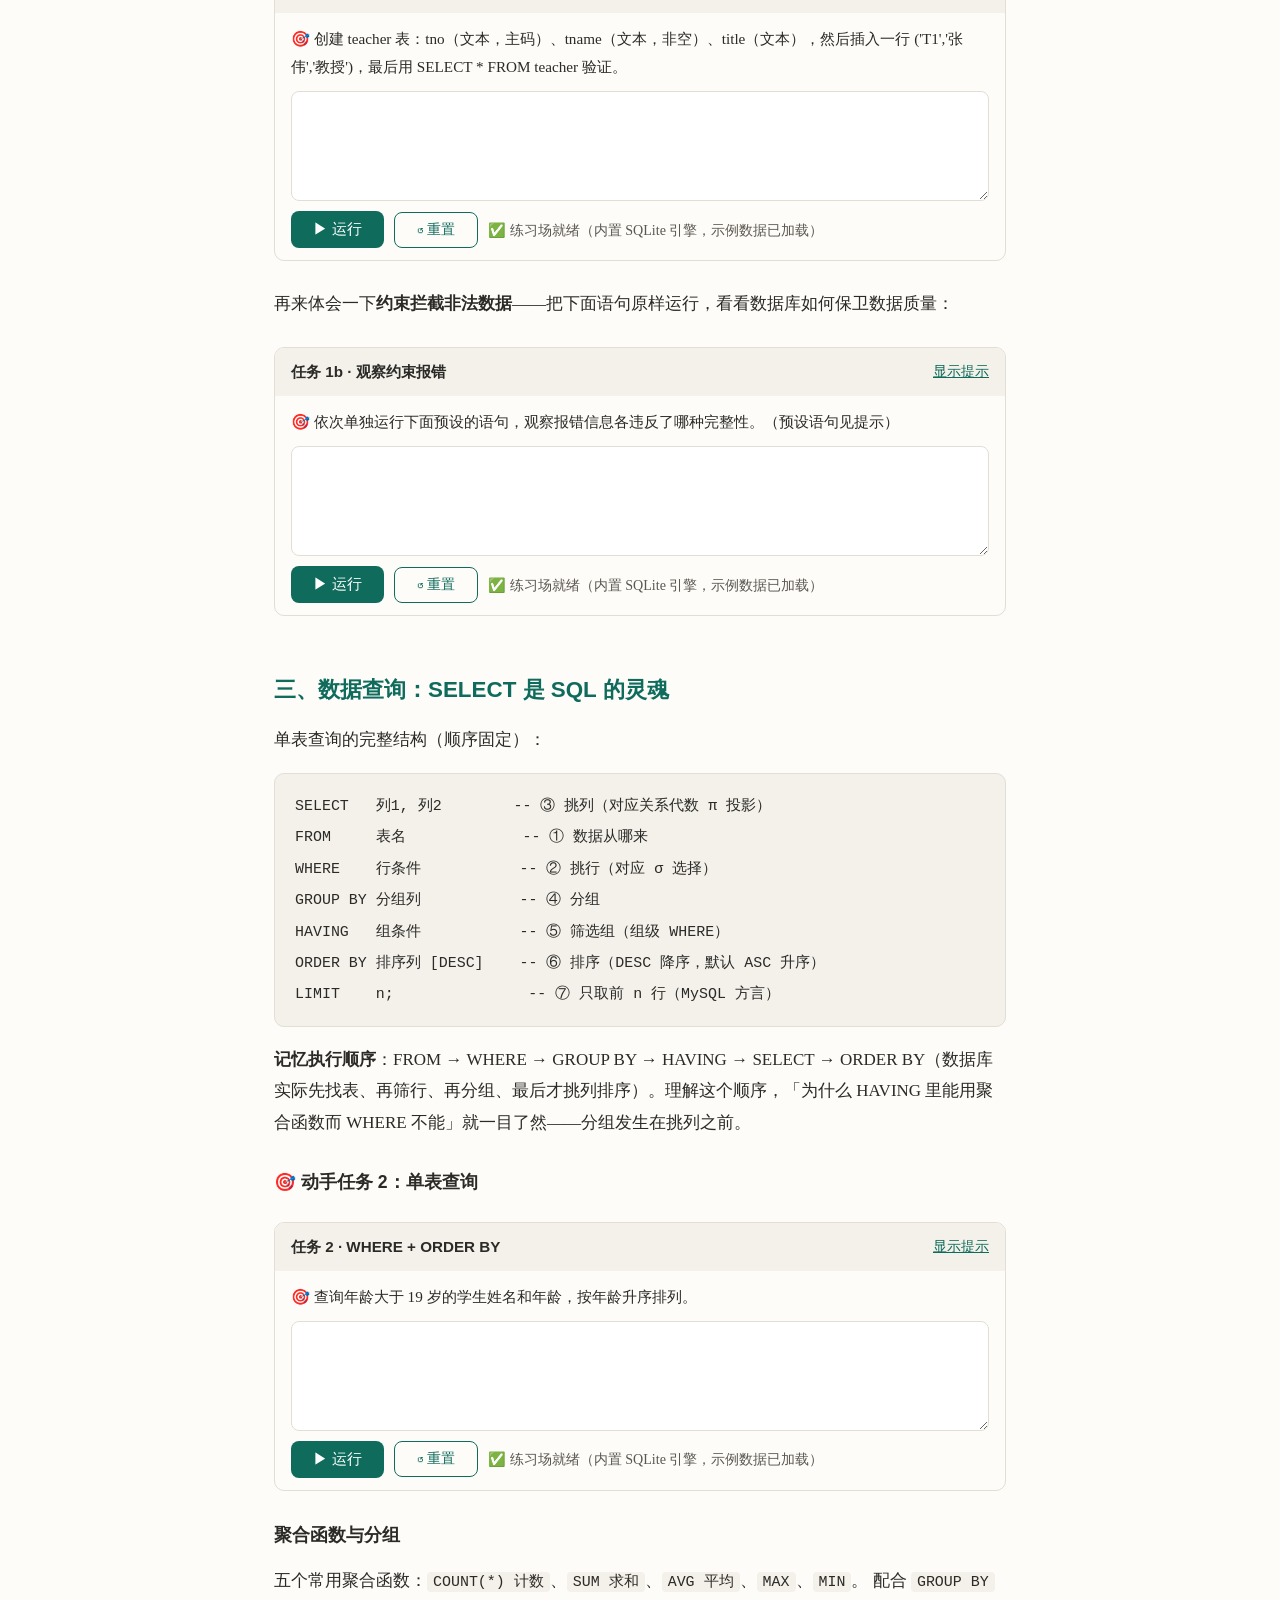
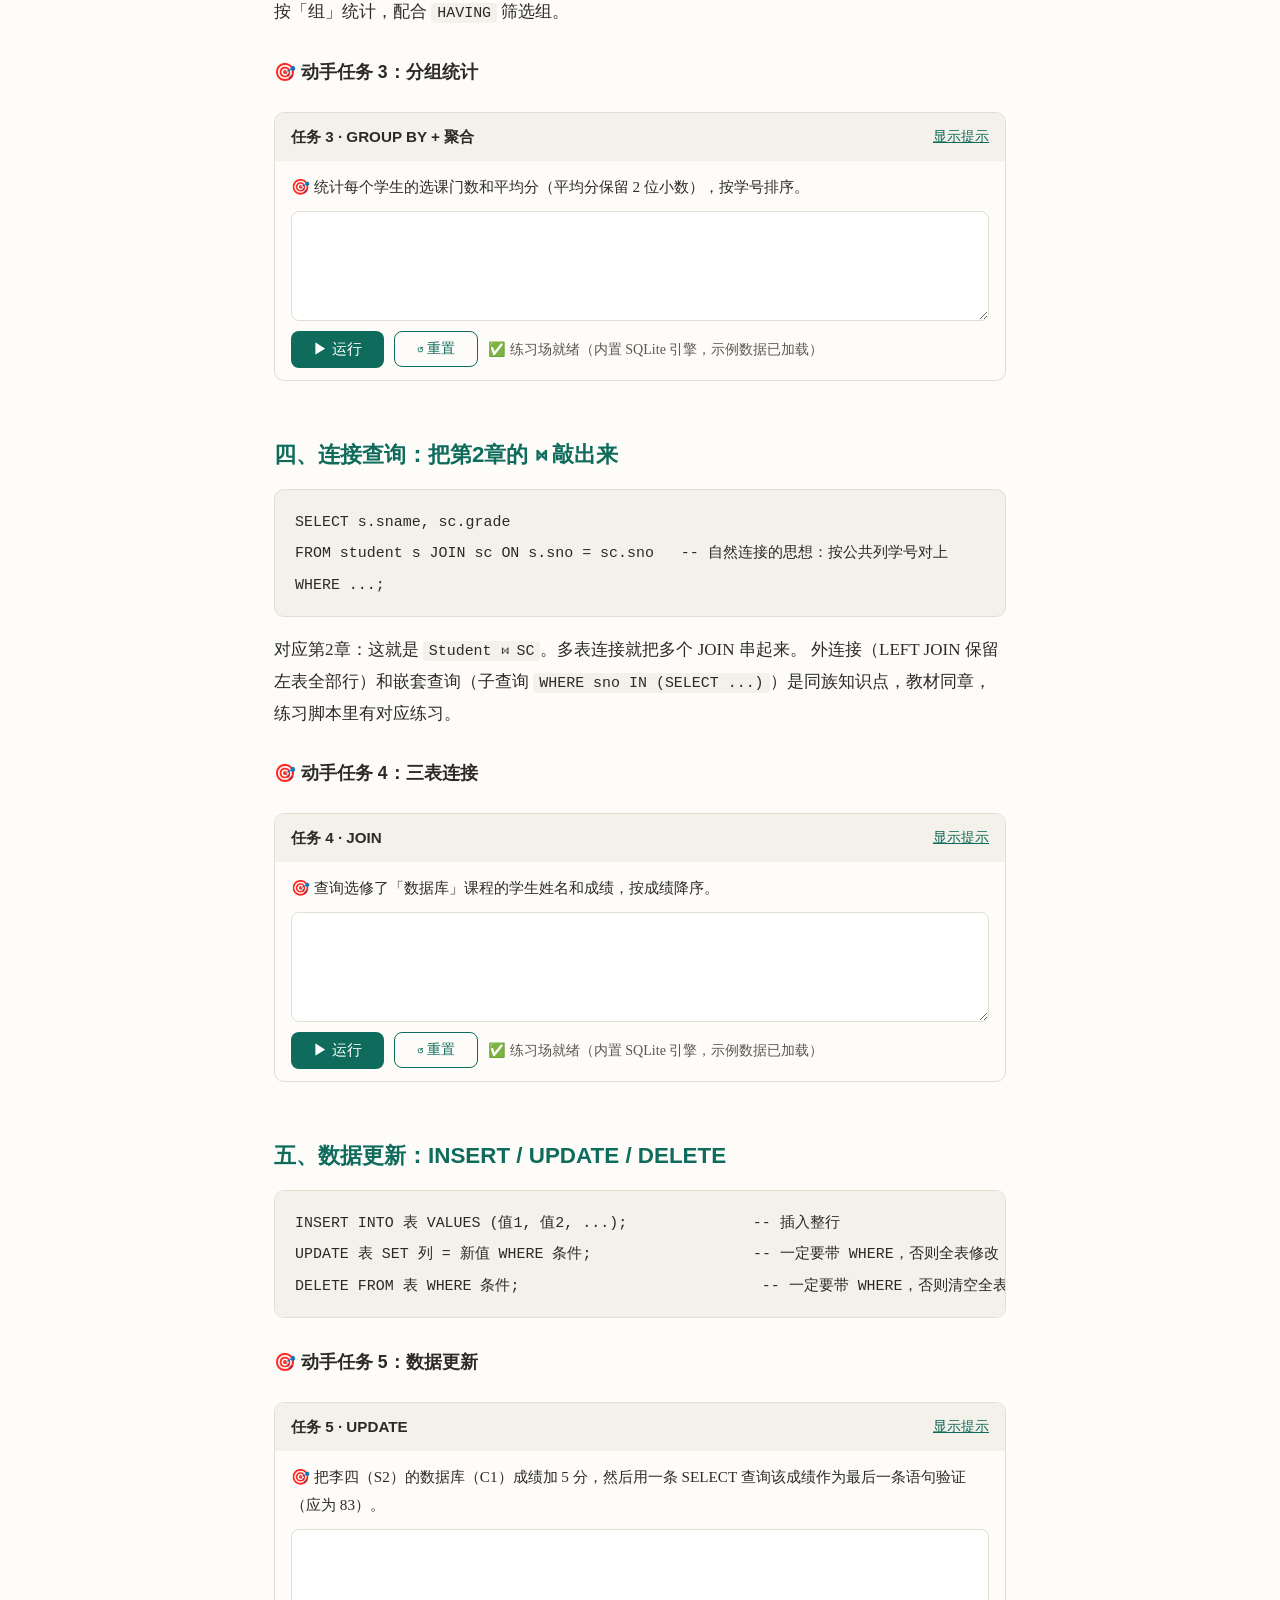
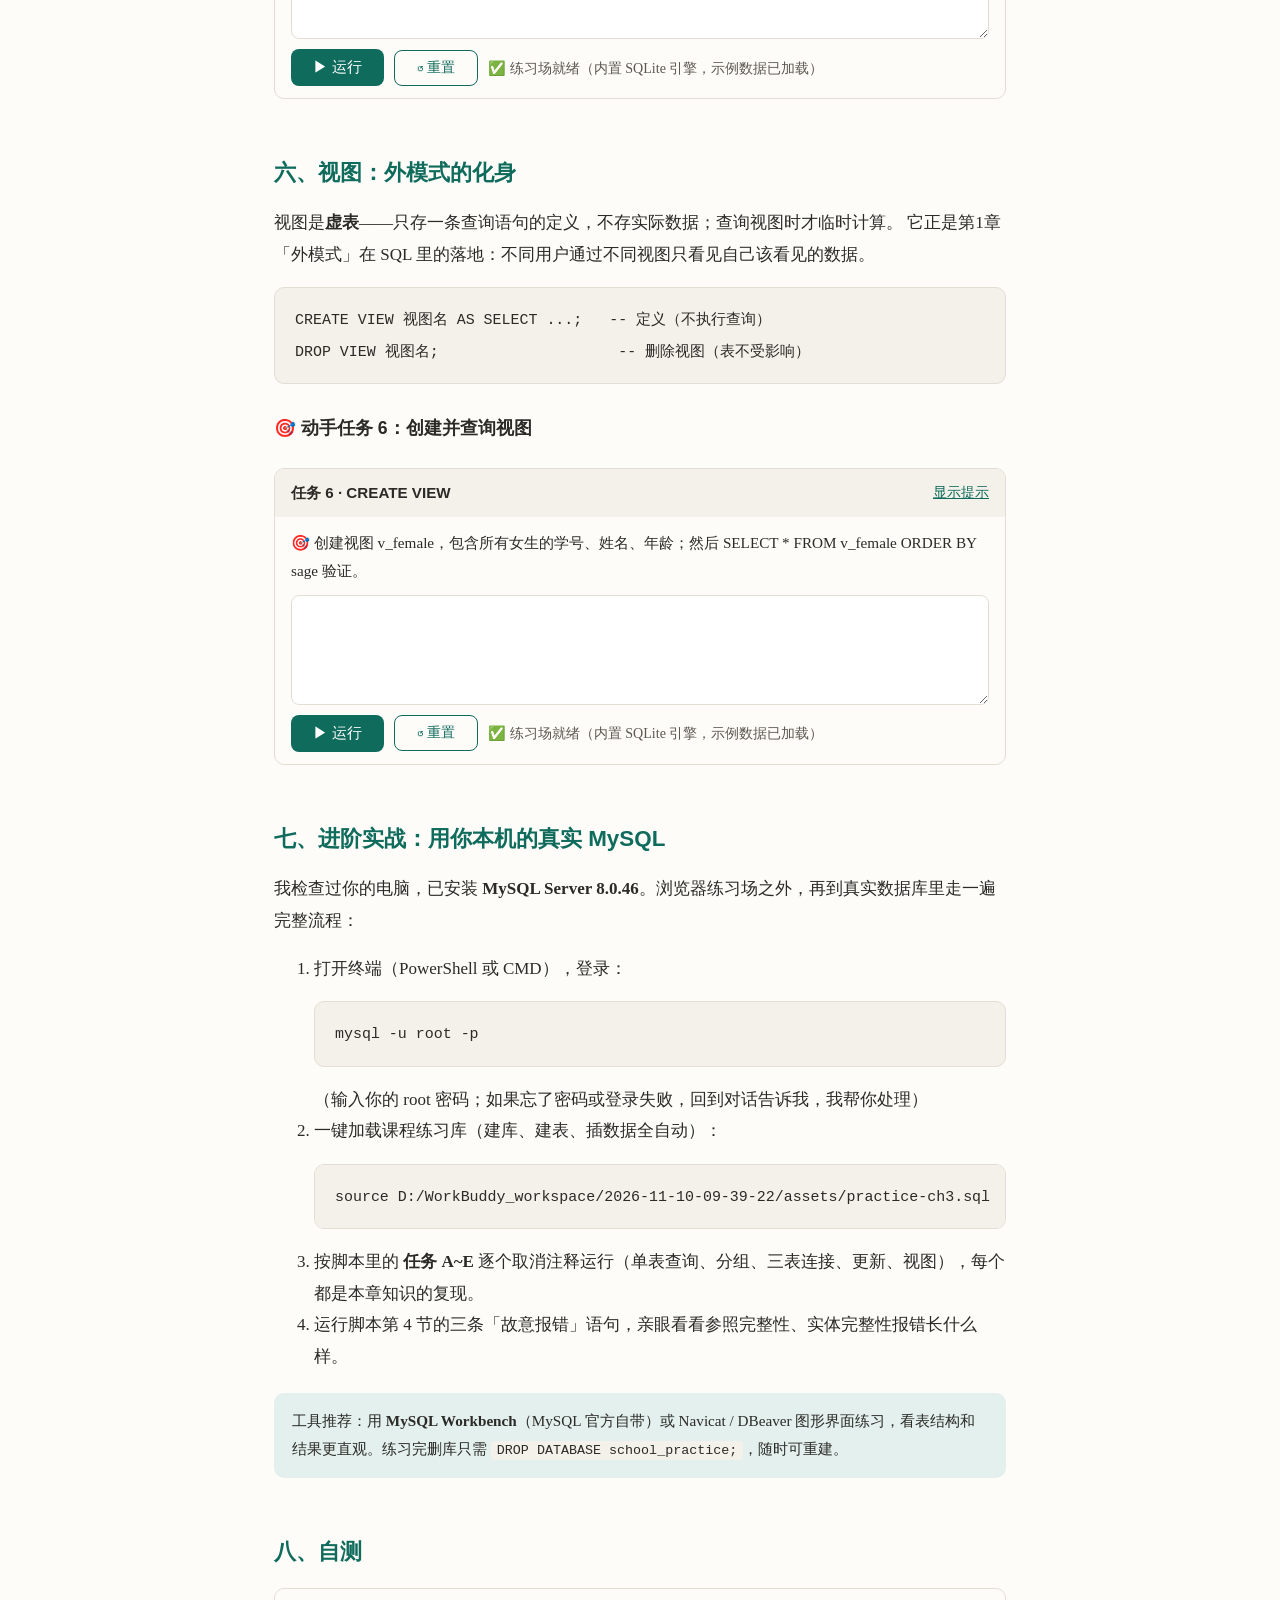
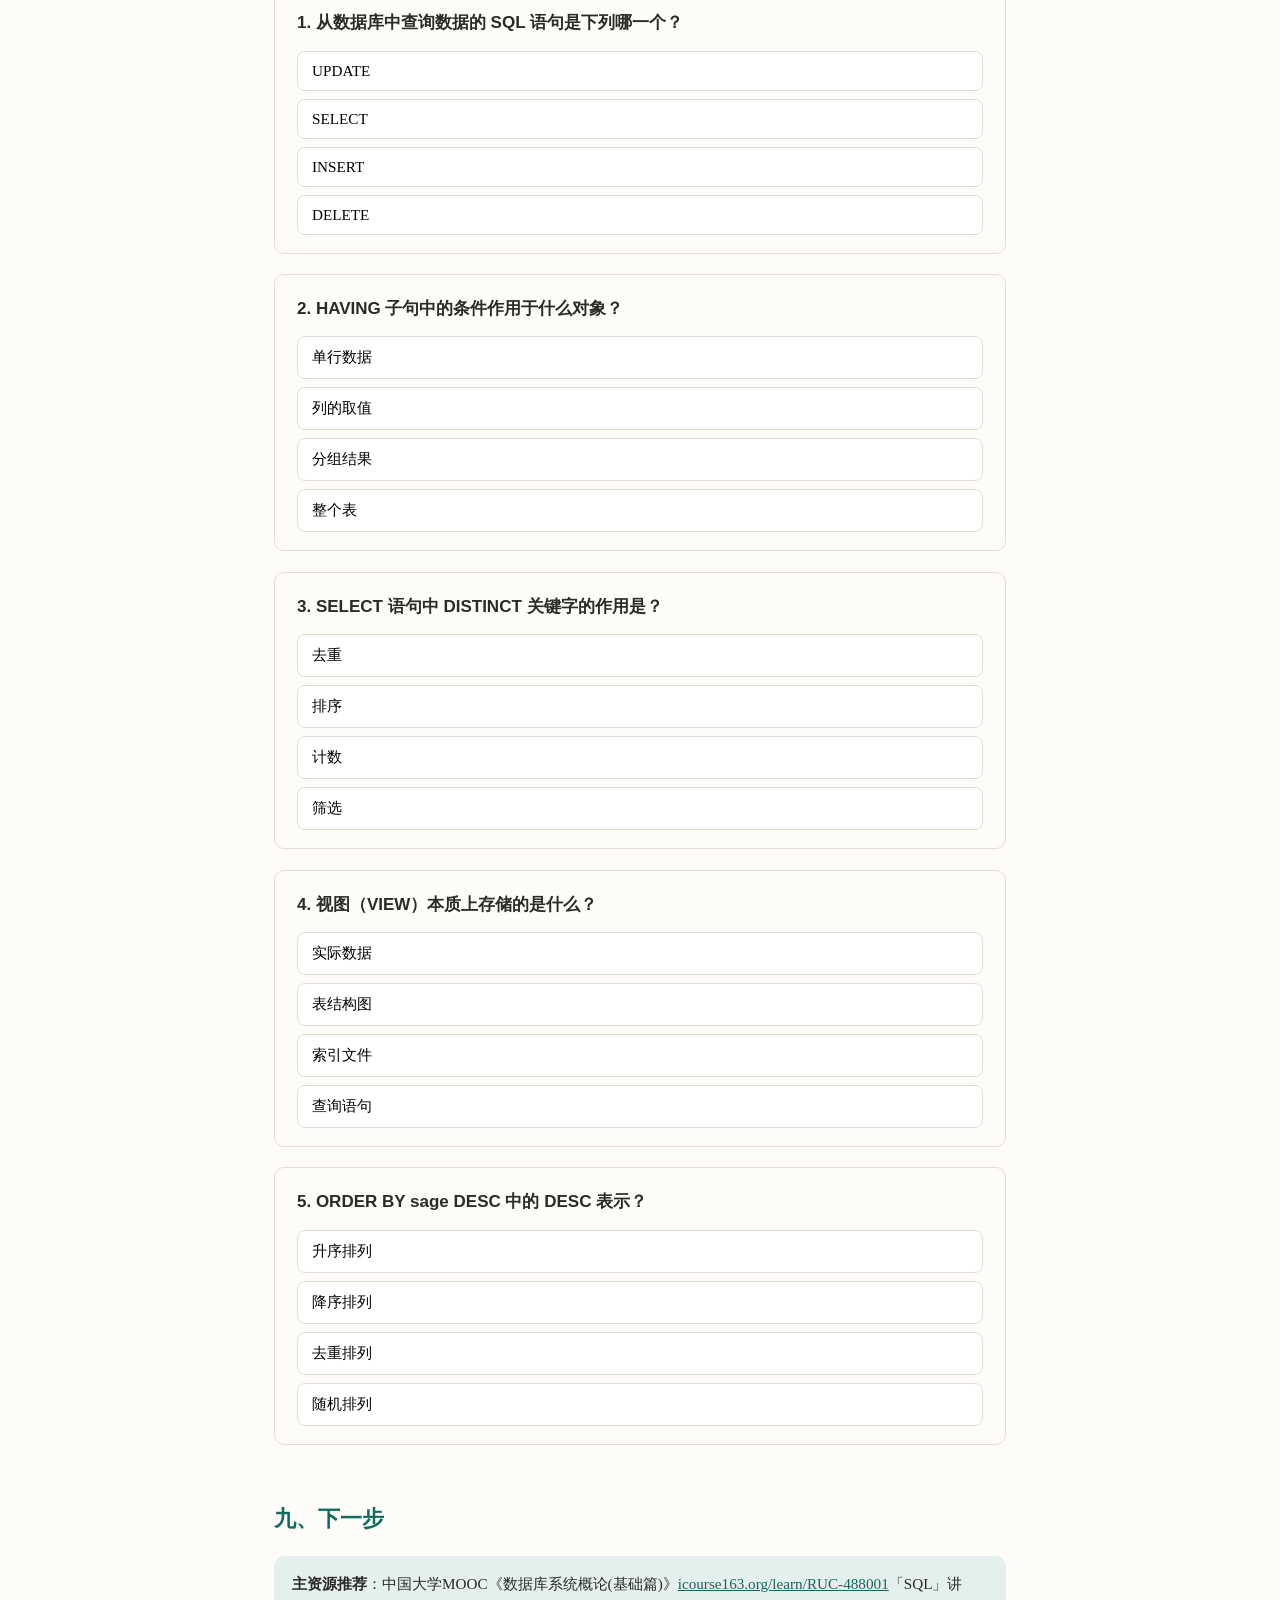
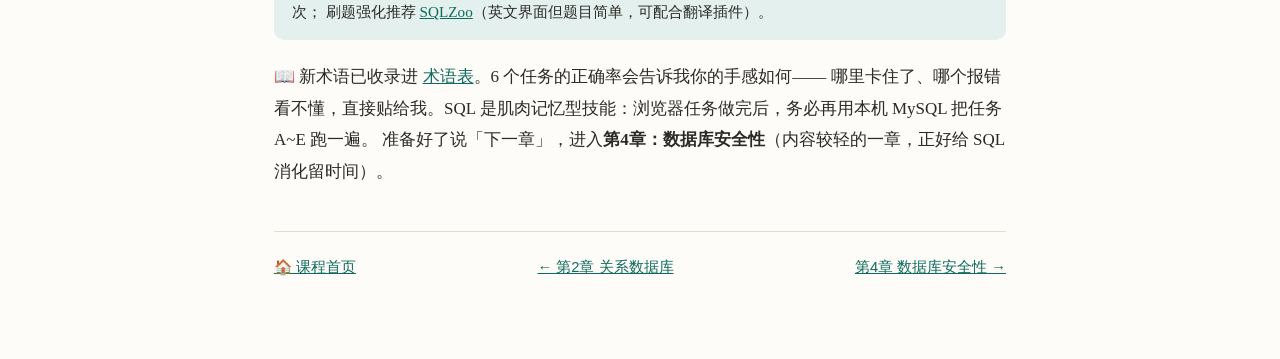
<file: lessons/0003-chapter3-sql.html>
<!DOCTYPE html>
<html lang="zh-CN">
<head>
<meta charset="UTF-8">
<meta name="viewport" content="width=device-width, initial-scale=1.0">
<title>第3章 SQL 语言 · 数据库课程</title>
<link rel="stylesheet" href="../assets/course.css">
</head>
<body>
<div class="wrap">
<p class="meta">数据库课程 · 第 3 章 / 共 11 章 · 预计 60 分钟（含 6 个动手任务）</p>
<h1>SQL 语言：从理论走向实战</h1>

<p>前两章是「为什么」和「是什么」，这一章是「怎么做」。SQL（Structured Query Language，结构化查询语言）
是操作关系数据库的标准语言——第2章学的关系代数，在这里变成你亲手敲下的代码。
<b>本章全程动手</b>：每个知识点后面都跟着一个可以直接运行的练习任务。</p>

<div class="tip">课程内嵌了一个 SQL 练习场（SQLite 引擎，与 MySQL 语法在本章范围内完全一致）。
数据集是贯穿全章的「学生选课库」：<code>student（学生表）</code>、<code>course（课程表）</code>、<code>sc（选课表）</code>。
每次点「重置」会恢复初始数据。</div>

<h2>一、SQL 概述：三分钟建立全局观</h2>

<p>SQL 最大的特点：<b>非过程化</b>——你只说「要什么」，不用说「怎么拿」（对比 C 语言一步步操作）。
按功能分三类，这个分类是填空/选择必考：</p>

<table>
<tr><th>类别</th><th>全称</th><th>负责</th><th>代表语句</th></tr>
<tr><td>DDL</td><td>数据定义语言</td><td>定义表、视图、索引的<b>结构</b></td><td>CREATE / DROP / ALTER</td></tr>
<tr><td>DML</td><td>数据操纵语言</td><td>操作表里的<b>数据</b></td><td>SELECT / INSERT / UPDATE / DELETE</td></tr>
<tr><td>DCL</td><td>数据控制语言</td><td>权限与安全</td><td>GRANT / REVOKE</td></tr>
</table>

<div class="exam">高频陷阱题：SELECT 属于 DML（有的教材归为「数据查询语言 DQL」单列，按王珊教材归 DML）；DROP 删的是<b>表结构+数据</b>，DELETE 只删<b>数据</b>不动结构。</div>

<h2>二、数据定义（DDL）：亲手建出三张表</h2>

<p>建表语法与五类常用约束：</p>
<pre><code>CREATE TABLE 表名 (
  列名  数据类型  [约束],
  ...
  PRIMARY KEY (列),                    -- 主码约束（实体完整性）
  FOREIGN KEY (列) REFERENCES 别表(列), -- 外码约束（参照完整性）
  UNIQUE (列),                          -- 唯一值
  NOT NULL,                             -- 非空
  CHECK (条件)                          -- 用户定义完整性，如 CHECK(grade BETWEEN 0 AND 100)
);</code></pre>

<p>注意看：第2章的三类完整性约束，在这里全部落地成了具体语法——<b>实体完整性 = PRIMARY KEY，参照完整性 = FOREIGN KEY，用户定义完整性 = CHECK / NOT NULL / UNIQUE</b>。</p>

<h3>🎯 动手任务 1：建表并体会约束</h3>
<div class="sql-pg"
     data-setup="@demo"
     data-title="任务 1 · 创建教师表"
     data-task="创建 teacher 表：tno（文本，主码）、tname（文本，非空）、title（文本），然后插入一行 ('T1','张伟','教授')，最后用 SELECT * FROM teacher 验证。"
     data-hint="CREATE TABLE teacher(tno TEXT PRIMARY KEY, tname TEXT NOT NULL, title TEXT); 然后INSERT INTO teacher VALUES('T1','张伟','教授'); 最后一条写验证的 SELECT。"
     data-expect="T1,张伟,教授"><textarea></textarea></div>

<p>再来体会一下<b>约束拦截非法数据</b>——把下面语句原样运行，看看数据库如何保卫数据质量：</p>
<div class="sql-pg"
     data-setup="@demo"
     data-title="任务 1b · 观察约束报错"
     data-task="依次单独运行下面预设的语句，观察报错信息各违反了哪种完整性。（预设语句见提示）"
     data-hint="试这三条：① INSERT INTO sc VALUES('S9','C1',90);（S9 学生不存在→参照完整性）② INSERT INTO student VALUES('S1','重名','男',18);（主码重复→实体完整性）③ UPDATE sc SET grade=150 WHERE sno='S3' AND cno='C3';（能成功！因为没有加 CHECK 约束——这就是为什么需要用户定义完整性）"
     ><textarea>INSERT INTO sc VALUES('S9','C1',90);</textarea></div>

<h2>三、数据查询：SELECT 是 SQL 的灵魂</h2>

<p>单表查询的完整结构（顺序固定）：</p>
<pre><code>SELECT   列1, 列2        -- ③ 挑列（对应关系代数 π 投影）
FROM     表名             -- ① 数据从哪来
WHERE    行条件           -- ② 挑行（对应 σ 选择）
GROUP BY 分组列           -- ④ 分组
HAVING   组条件           -- ⑤ 筛选组（组级 WHERE）
ORDER BY 排序列 [DESC]    -- ⑥ 排序（DESC 降序，默认 ASC 升序）
LIMIT    n;               -- ⑦ 只取前 n 行（MySQL 方言）</code></pre>

<p><b>记忆执行顺序</b>：FROM → WHERE → GROUP BY → HAVING → SELECT → ORDER BY（数据库实际先找表、再筛行、再分组、最后才挑列排序）。理解这个顺序，「为什么 HAVING 里能用聚合函数而 WHERE 不能」就一目了然——分组发生在挑列之前。</p>

<h3>🎯 动手任务 2：单表查询</h3>
<div class="sql-pg"
     data-setup="@demo"
     data-title="任务 2 · WHERE + ORDER BY"
     data-task="查询年龄大于 19 岁的学生姓名和年龄，按年龄升序排列。"
     data-hint="SELECT sname, sage FROM student WHERE sage > 19 ORDER BY sage;"
     data-expect="李四,20;赵六,21"><textarea></textarea></div>

<h3>聚合函数与分组</h3>
<p>五个常用聚合函数：<code>COUNT(*) 计数</code>、<code>SUM 求和</code>、<code>AVG 平均</code>、<code>MAX</code>、<code>MIN</code>。
配合 <code>GROUP BY</code> 按「组」统计，配合 <code>HAVING</code> 筛选组。</p>

<h3>🎯 动手任务 3：分组统计</h3>
<div class="sql-pg"
     data-setup="@demo"
     data-title="任务 3 · GROUP BY + 聚合"
     data-task="统计每个学生的选课门数和平均分（平均分保留 2 位小数），按学号排序。"
     data-hint="SELECT sno, COUNT(*), ROUND(AVG(grade),2) FROM sc GROUP BY sno ORDER BY sno;"
     data-expect="S1,3,84.33;S2,2,71.5;S3,1,88"><textarea></textarea></div>

<h2>四、连接查询：把第2章的 ⋈ 敲出来</h2>

<pre><code>SELECT s.sname, sc.grade
FROM student s JOIN sc ON s.sno = sc.sno   -- 自然连接的思想：按公共列学号对上
WHERE ...;</code></pre>

<p>对应第2章：这就是 <code>Student ⋈ SC</code>。多表连接就把多个 JOIN 串起来。
外连接（LEFT JOIN 保留左表全部行）和嵌套查询（子查询 <code>WHERE sno IN (SELECT ...)</code>）是同族知识点，教材同章，练习脚本里有对应练习。</p>

<h3>🎯 动手任务 4：三表连接</h3>
<div class="sql-pg"
     data-setup="@demo"
     data-title="任务 4 · JOIN"
     data-task="查询选修了「数据库」课程的学生姓名和成绩，按成绩降序。"
     data-hint="student JOIN sc JOIN course 三表串起来，WHERE c.cname='数据库'，ORDER BY grade DESC。"
     data-expect="张三,92;李四,78"><textarea></textarea></div>

<h2>五、数据更新：INSERT / UPDATE / DELETE</h2>

<pre><code>INSERT INTO 表 VALUES (值1, 值2, ...);              -- 插入整行
UPDATE 表 SET 列 = 新值 WHERE 条件;                  -- 一定要带 WHERE，否则全表修改！
DELETE FROM 表 WHERE 条件;                           -- 一定要带 WHERE，否则清空全表！</code></pre>

<h3>🎯 动手任务 5：数据更新</h3>
<div class="sql-pg"
     data-setup="@demo"
     data-title="任务 5 · UPDATE"
     data-task="把李四（S2）的数据库（C1）成绩加 5 分，然后用一条 SELECT 查询该成绩作为最后一条语句验证（应为 83）。"
     data-hint="UPDATE sc SET grade = grade + 5 WHERE sno='S2' AND cno='C1';  然后换行写 SELECT grade FROM sc WHERE sno='S2' AND cno='C1';"
     data-expect="83"><textarea></textarea></div>

<h2>六、视图：外模式的化身</h2>

<p>视图是<b>虚表</b>——只存一条查询语句的定义，不存实际数据；查询视图时才临时计算。
它正是第1章「外模式」在 SQL 里的落地：不同用户通过不同视图只看见自己该看见的数据。</p>

<pre><code>CREATE VIEW 视图名 AS SELECT ...;   -- 定义（不执行查询）
DROP VIEW 视图名;                    -- 删除视图（表不受影响）</code></pre>

<h3>🎯 动手任务 6：创建并查询视图</h3>
<div class="sql-pg"
     data-setup="@demo"
     data-title="任务 6 · CREATE VIEW"
     data-task="创建视图 v_female，包含所有女生的学号、姓名、年龄；然后 SELECT * FROM v_female ORDER BY sage 验证。"
     data-hint="CREATE VIEW v_female AS SELECT sno, sname, sage FROM student WHERE ssex='女';  然后换行写验证查询。"
     data-expect="李四,20;赵六,21"><textarea></textarea></div>

<h2>七、进阶实战：用你本机的真实 MySQL</h2>

<p>我检查过你的电脑，已安装 <b>MySQL Server 8.0.46</b>。浏览器练习场之外，再到真实数据库里走一遍完整流程：</p>

<ol>
<li>打开终端（PowerShell 或 CMD），登录：<pre><code>mysql -u root -p</code></pre>（输入你的 root 密码；如果忘了密码或登录失败，回到对话告诉我，我帮你处理）</li>
<li>一键加载课程练习库（建库、建表、插数据全自动）：<pre><code>source D:/WorkBuddy_workspace/2026-11-10-09-39-22/assets/practice-ch3.sql</code></pre></li>
<li>按脚本里的 <b>任务 A~E</b> 逐个取消注释运行（单表查询、分组、三表连接、更新、视图），每个都是本章知识的复现。</li>
<li>运行脚本第 4 节的三条「故意报错」语句，亲眼看看参照完整性、实体完整性报错长什么样。</li>
</ol>

<div class="tip">工具推荐：用 <b>MySQL Workbench</b>（MySQL 官方自带）或 Navicat / DBeaver 图形界面练习，看表结构和结果更直观。练习完删库只需 <code>DROP DATABASE school_practice;</code>，随时可重建。</div>

<h2>八、自测</h2>
<div class="quiz" data-quiz='[{"q":"从数据库中查询数据的 SQL 语句是下列哪一个？","opts":["UPDATE","SELECT","INSERT","DELETE"],"a":1,"exp":"SELECT 负责查询，属于 DML。UPDATE 改数据，INSERT 插数据，DELETE 删数据。"},{"q":"HAVING 子句中的条件作用于什么对象？","opts":["单行数据","列的取值","分组结果","整个表"],"a":2,"exp":"HAVING 筛选的是 GROUP BY 之后的组，所以能用聚合函数；WHERE 在分组前逐行筛选，不能带聚合函数。"},{"q":"SELECT 语句中 DISTINCT 关键字的作用是？","opts":["去重","排序","计数","筛选"],"a":0,"exp":"DISTINCT 去掉结果中的重复行，对应关系代数投影 π 的自动去重特性。"},{"q":"视图（VIEW）本质上存储的是什么？","opts":["实际数据","表结构图","索引文件","查询语句"],"a":3,"exp":"视图是虚表，只存定义它的 SELECT 语句，查询时临时计算，因此基本表数据更新后视图内容自动跟随。"},{"q":"ORDER BY sage DESC 中的 DESC 表示？","opts":["升序排列","降序排列","去重排列","随机排列"],"a":1,"exp":"DESC 降序，ASC 升序（默认）。记忆：DESC = descend（下降）。"}]'></div>

<h2>九、下一步</h2>
<div class="tip">
<b>主资源推荐</b>：中国大学MOOC《数据库系统概论(基础篇)》<a href="https://www.icourse163.org/learn/RUC-488001">icourse163.org/learn/RUC-488001</a>「SQL」讲次；
刷题强化推荐 <a href="https://sqlzoo.net/">SQLZoo</a>（英文界面但题目简单，可配合翻译插件）。
</div>
<p>📖 新术语已收录进 <a href="../reference/glossary.html">术语表</a>。6 个任务的正确率会告诉我你的手感如何——
哪里卡住了、哪个报错看不懂，直接贴给我。SQL 是肌肉记忆型技能：浏览器任务做完后，务必再用本机 MySQL 把任务 A~E 跑一遍。
准备好了说「下一章」，进入<b>第4章：数据库安全性</b>（内容较轻的一章，正好给 SQL 消化留时间）。</p>

<div class="lesson-nav">
<a href="../index.html">🏠 课程首页</a>
<a href="../lessons/0002-chapter2-relational-model.html">← 第2章 关系数据库</a>
<a href="0004-chapter4-security.html">第4章 数据库安全性 →</a>
</div>
</div>

<script>window.DEMO_SETUP = "CREATE TABLE student(sno TEXT PRIMARY KEY, sname TEXT NOT NULL, ssex TEXT, sage INT);CREATE TABLE course(cno TEXT PRIMARY KEY, cname TEXT, credit INT);CREATE TABLE sc(sno TEXT, cno TEXT, grade INT, PRIMARY KEY(sno,cno), FOREIGN KEY(sno) REFERENCES student(sno), FOREIGN KEY(cno) REFERENCES course(cno));INSERT INTO student VALUES('S1','张三','男',19),('S2','李四','女',20),('S3','王五','男',19),('S4','赵六','女',21);INSERT INTO course VALUES('C1','数据库',4),('C2','数据结构',3),('C3','操作系统',3);INSERT INTO sc VALUES('S1','C1',92),('S1','C2',85),('S1','C3',76),('S2','C1',78),('S2','C2',65),('S3','C3',88);";</script>
<script src="../assets/sqljs/sql-wasm.js"></script>
<script src="../assets/sqljs/sql-wasm-b64.js"></script>
<script src="../assets/sql-playground.js"></script>
<script src="../assets/quiz.js"></script>
</body>
</html>
</file>
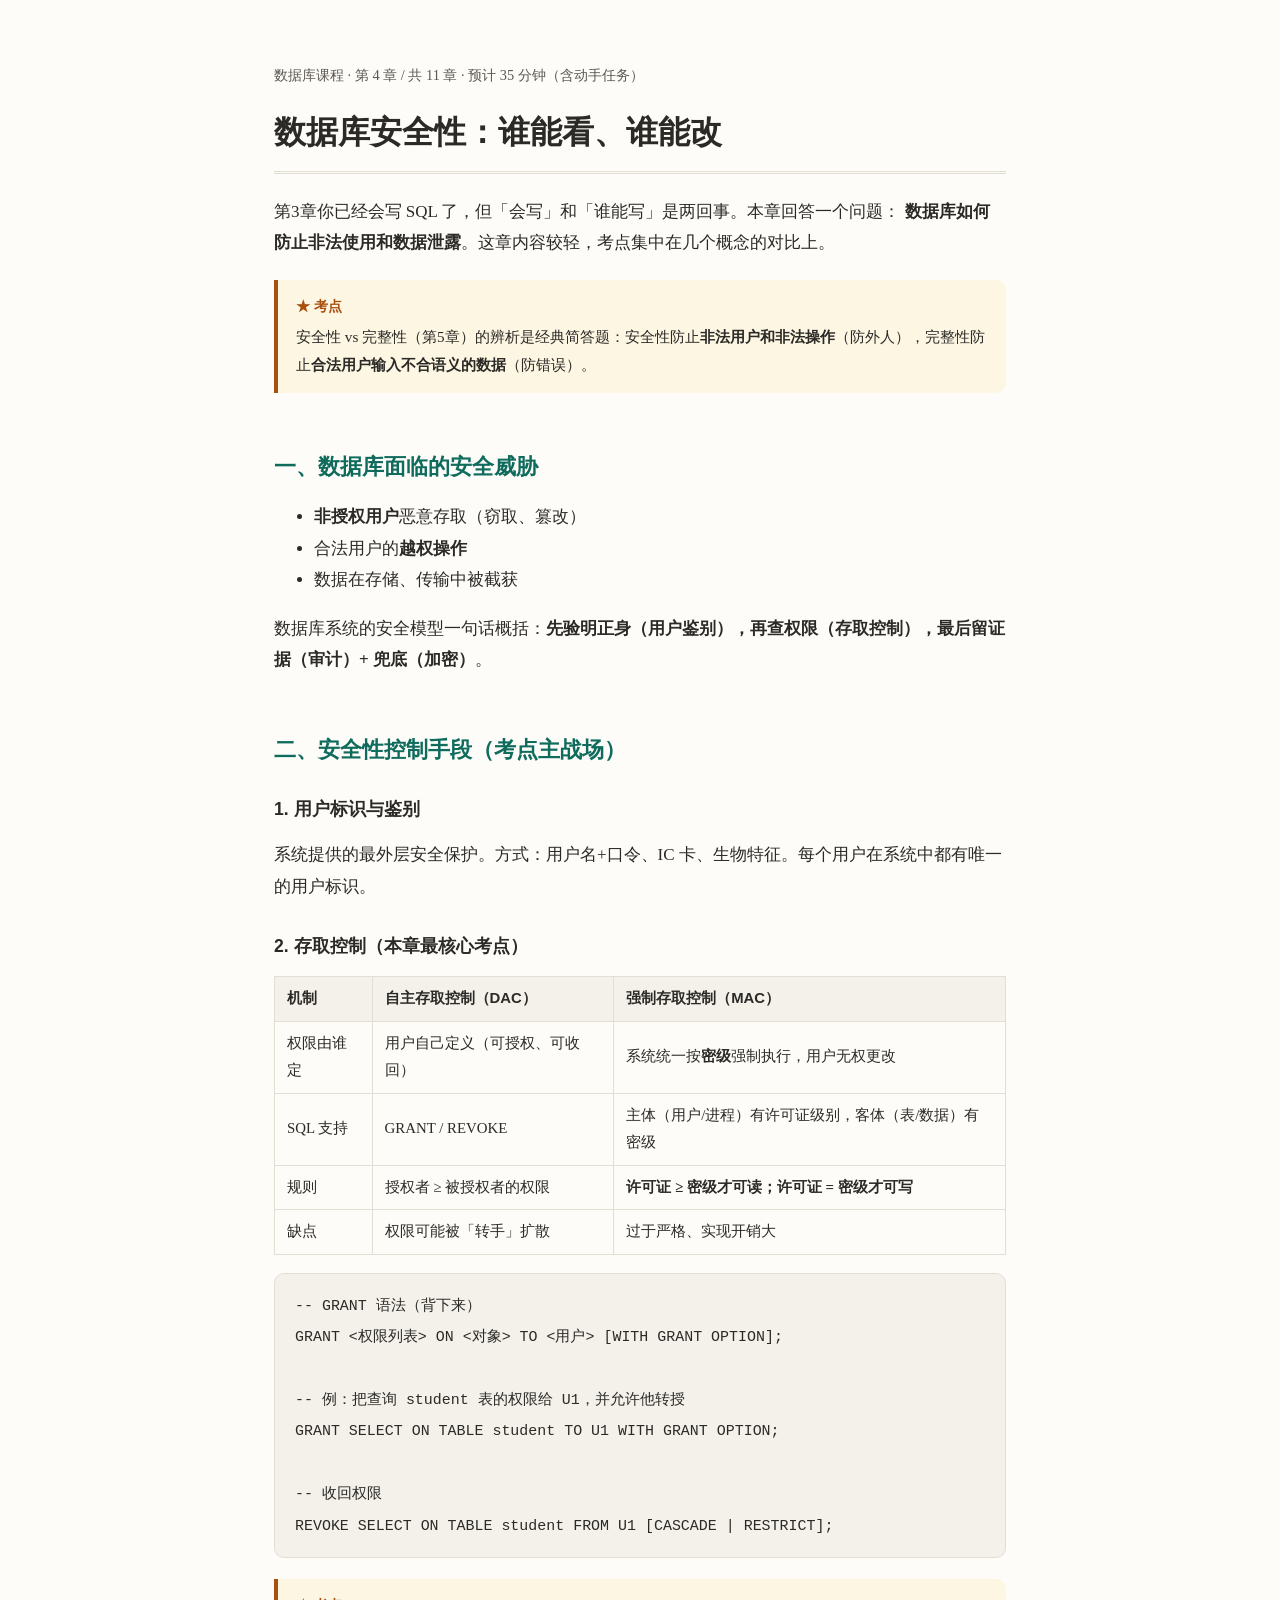
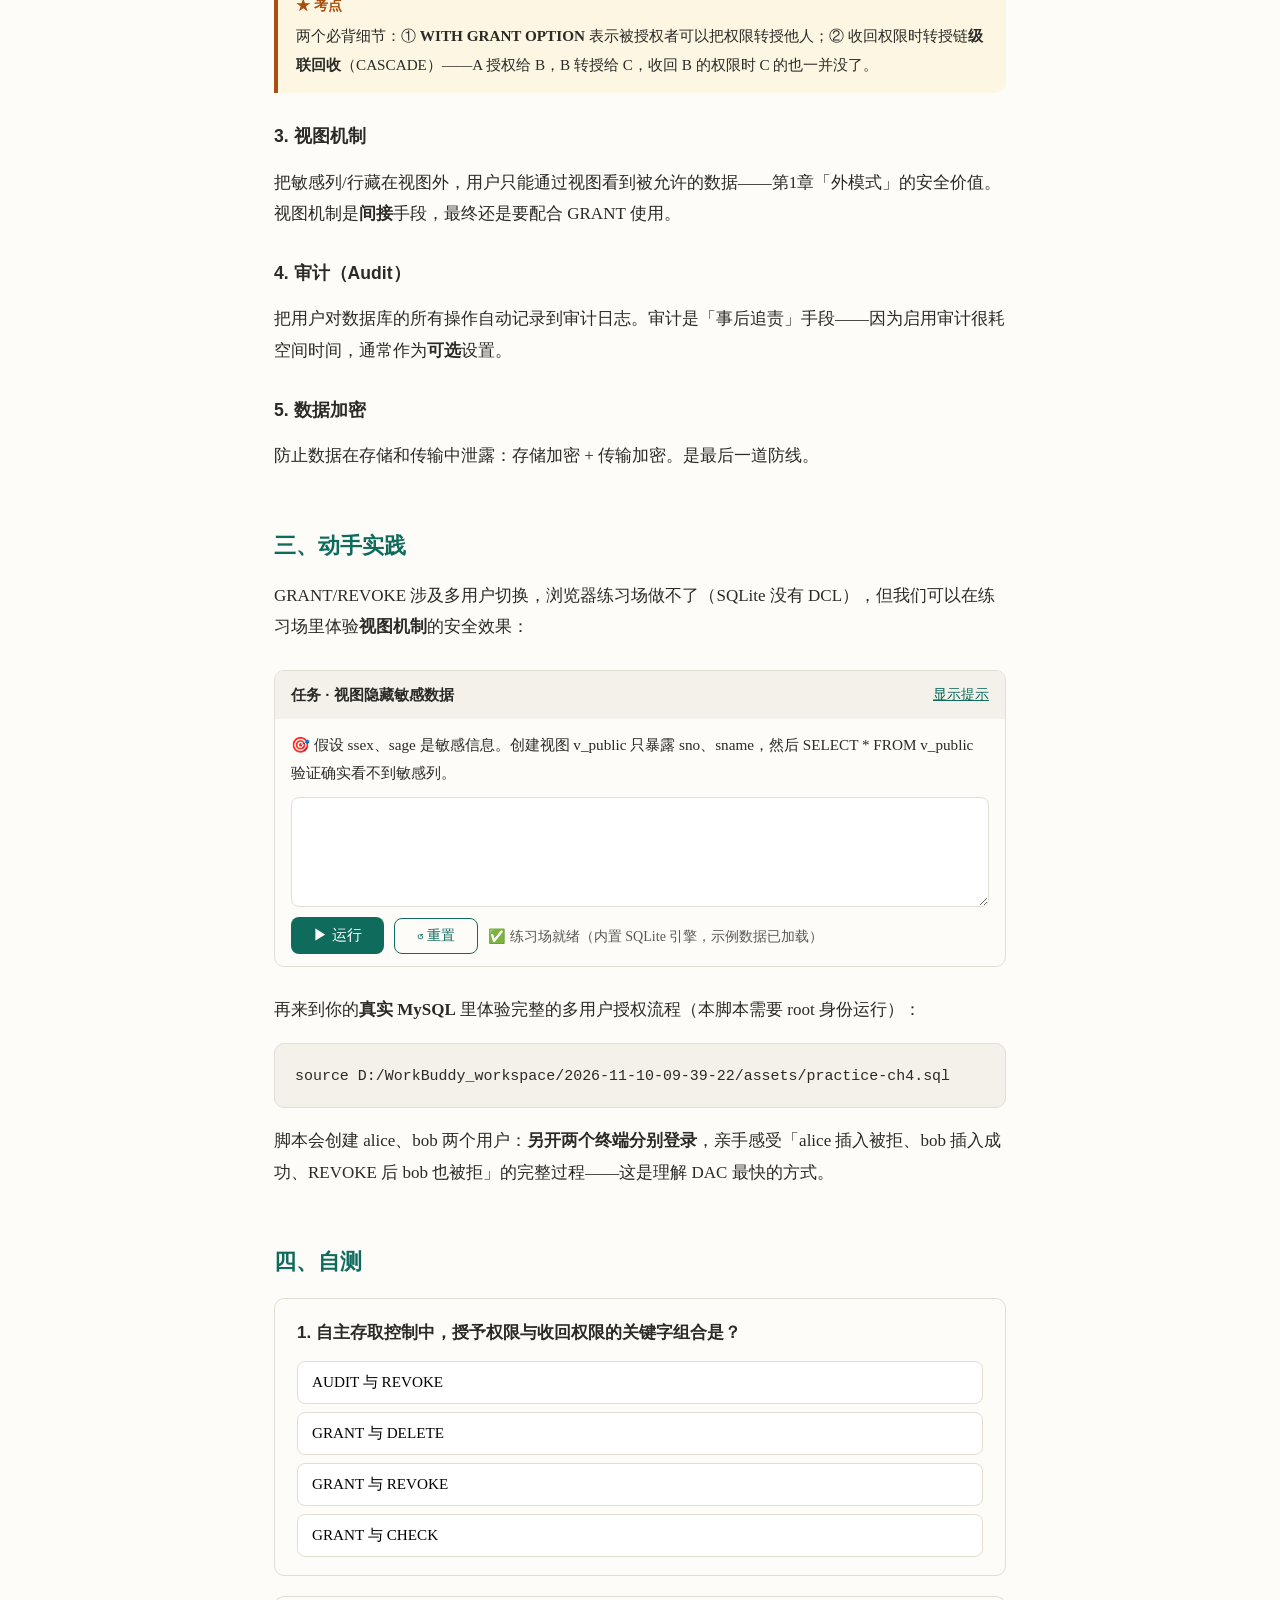
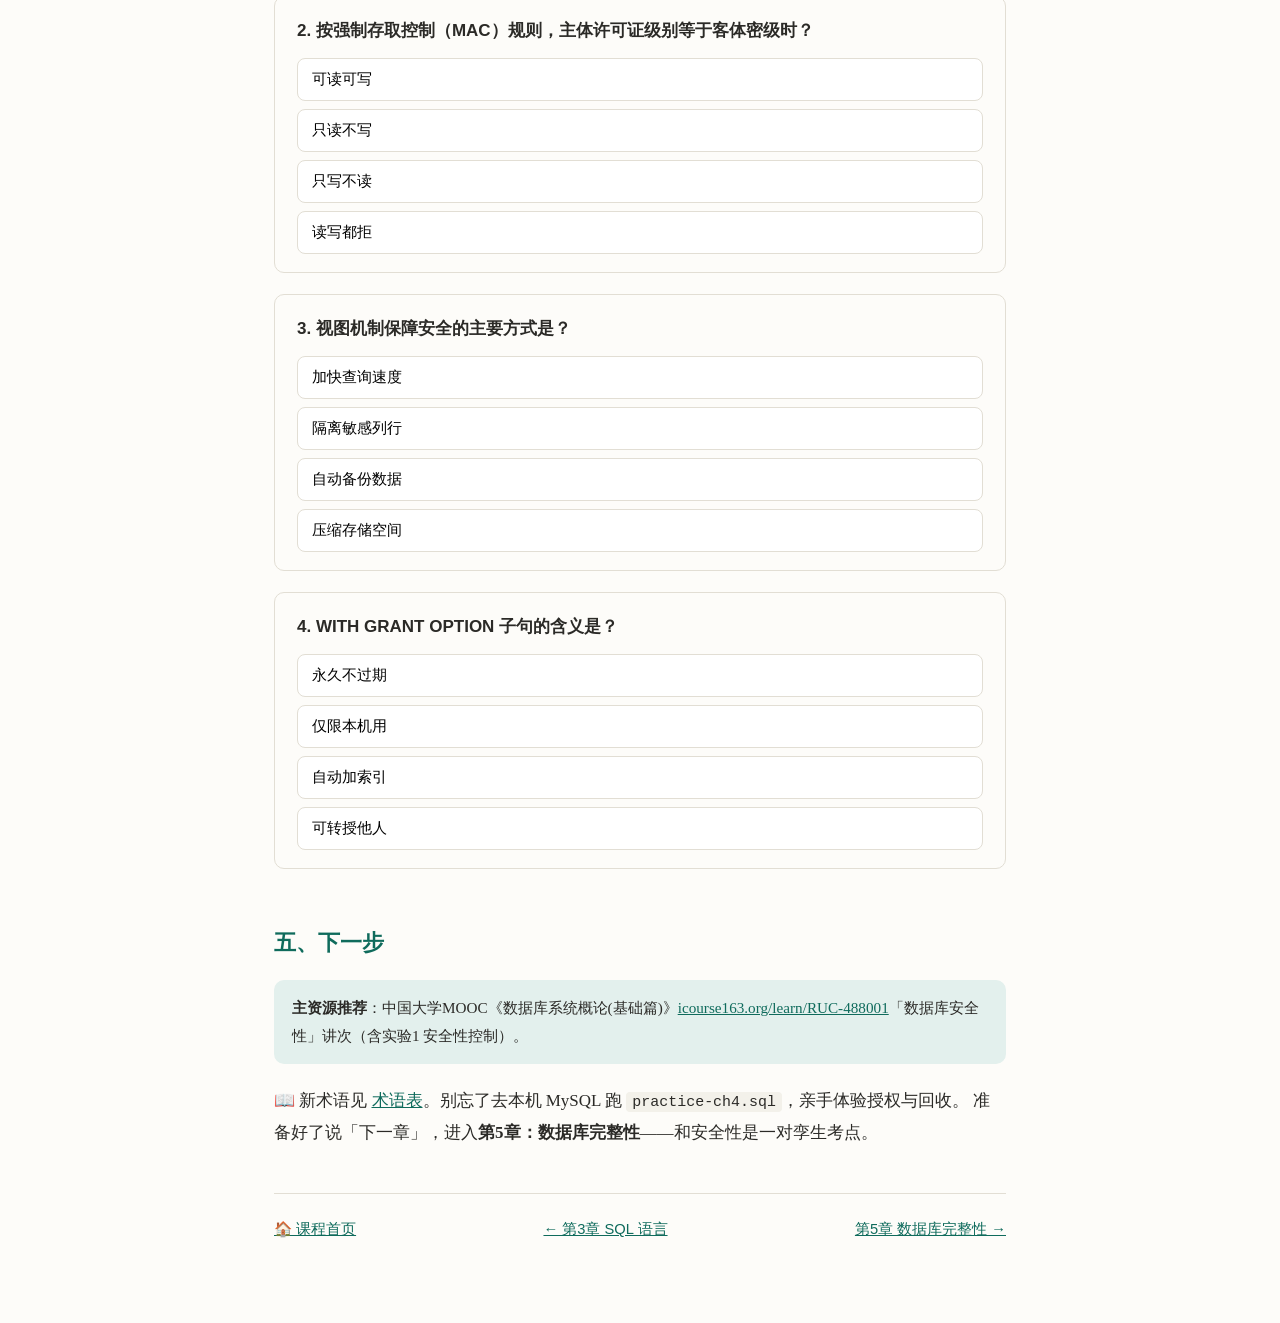
<file: lessons/0004-chapter4-security.html>
<!DOCTYPE html>
<html lang="zh-CN">
<head>
<meta charset="UTF-8">
<meta name="viewport" content="width=device-width, initial-scale=1.0">
<title>第4章 数据库安全性 · 数据库课程</title>
<link rel="stylesheet" href="../assets/course.css">
</head>
<body>
<div class="wrap">
<p class="meta">数据库课程 · 第 4 章 / 共 11 章 · 预计 35 分钟（含动手任务）</p>
<h1>数据库安全性：谁能看、谁能改</h1>

<p>第3章你已经会写 SQL 了，但「会写」和「谁能写」是两回事。本章回答一个问题：
<b>数据库如何防止非法使用和数据泄露</b>。这章内容较轻，考点集中在几个概念的对比上。</p>

<div class="exam">安全性 vs 完整性（第5章）的辨析是经典简答题：安全性防止<b>非法用户和非法操作</b>（防外人），完整性防止<b>合法用户输入不合语义的数据</b>（防错误）。</div>

<h2>一、数据库面临的安全威胁</h2>
<ul>
<li><b>非授权用户</b>恶意存取（窃取、篡改）</li>
<li>合法用户的<b>越权操作</b></li>
<li>数据在存储、传输中被截获</li>
</ul>
<p>数据库系统的安全模型一句话概括：<b>先验明正身（用户鉴别），再查权限（存取控制），最后留证据（审计）+ 兜底（加密）</b>。</p>

<h2>二、安全性控制手段（考点主战场）</h2>

<h3>1. 用户标识与鉴别</h3>
<p>系统提供的最外层安全保护。方式：用户名+口令、IC 卡、生物特征。每个用户在系统中都有唯一的用户标识。</p>

<h3>2. 存取控制（本章最核心考点）</h3>
<table>
<tr><th>机制</th><th>自主存取控制（DAC）</th><th>强制存取控制（MAC）</th></tr>
<tr><td>权限由谁定</td><td>用户自己定义（可授权、可收回）</td><td>系统统一按<b>密级</b>强制执行，用户无权更改</td></tr>
<tr><td>SQL 支持</td><td>GRANT / REVOKE</td><td>主体（用户/进程）有许可证级别，客体（表/数据）有密级</td></tr>
<tr><td>规则</td><td>授权者 ≥ 被授权者的权限</td><td><b>许可证 ≥ 密级才可读；许可证 = 密级才可写</b></td></tr>
<tr><td>缺点</td><td>权限可能被「转手」扩散</td><td>过于严格、实现开销大</td></tr>
</table>

<pre><code>-- GRANT 语法（背下来）
GRANT &lt;权限列表&gt; ON &lt;对象&gt; TO &lt;用户&gt; [WITH GRANT OPTION];

-- 例：把查询 student 表的权限给 U1，并允许他转授
GRANT SELECT ON TABLE student TO U1 WITH GRANT OPTION;

-- 收回权限
REVOKE SELECT ON TABLE student FROM U1 [CASCADE | RESTRICT];</code></pre>

<div class="exam">两个必背细节：① <b>WITH GRANT OPTION</b> 表示被授权者可以把权限转授他人；② 收回权限时转授链<b>级联回收</b>（CASCADE）——A 授权给 B，B 转授给 C，收回 B 的权限时 C 的也一并没了。</div>

<h3>3. 视图机制</h3>
<p>把敏感列/行藏在视图外，用户只能通过视图看到被允许的数据——第1章「外模式」的安全价值。视图机制是<b>间接</b>手段，最终还是要配合 GRANT 使用。</p>

<h3>4. 审计（Audit）</h3>
<p>把用户对数据库的所有操作自动记录到审计日志。审计是「事后追责」手段——因为启用审计很耗空间时间，通常作为<b>可选</b>设置。</p>

<h3>5. 数据加密</h3>
<p>防止数据在存储和传输中泄露：存储加密 + 传输加密。是最后一道防线。</p>

<h2>三、动手实践</h2>

<p>GRANT/REVOKE 涉及多用户切换，浏览器练习场做不了（SQLite 没有 DCL），但我们可以在练习场里体验<b>视图机制</b>的安全效果：</p>

<div class="sql-pg"
     data-setup="@demo"
     data-title="任务 · 视图隐藏敏感数据"
     data-task="假设 ssex、sage 是敏感信息。创建视图 v_public 只暴露 sno、sname，然后 SELECT * FROM v_public 验证确实看不到敏感列。"
     data-hint="CREATE VIEW v_public AS SELECT sno, sname FROM student; 然后换行写 SELECT * FROM v_public;"
     data-expect="S1,张三;S2,李四;S3,王五;S4,赵六"><textarea></textarea></div>

<p>再来到你的<b>真实 MySQL</b> 里体验完整的多用户授权流程（本脚本需要 root 身份运行）：</p>
<pre><code>source D:/WorkBuddy_workspace/2026-11-10-09-39-22/assets/practice-ch4.sql</code></pre>
<p>脚本会创建 alice、bob 两个用户：<b>另开两个终端分别登录</b>，亲手感受「alice 插入被拒、bob 插入成功、REVOKE 后 bob 也被拒」的完整过程——这是理解 DAC 最快的方式。</p>

<h2>四、自测</h2>
<div class="quiz" data-quiz='[{"q":"自主存取控制中，授予权限与收回权限的关键字组合是？","opts":["AUDIT 与 REVOKE","GRANT 与 DELETE","GRANT 与 REVOKE","GRANT 与 CHECK"],"a":2,"exp":"DAC 由 GRANT 授权、REVOKE 收权。AUDIT 是审计，CHECK 是完整性约束，DELETE 是删数据。"},{"q":"按强制存取控制（MAC）规则，主体许可证级别等于客体密级时？","opts":["可读可写","只读不写","只写不读","读写都拒"],"a":0,"exp":"MAC 规则：许可证级别 ≥ 密级才可读；仅当许可证级别 = 密级时才可写（防止高密级数据流入低级别）。"},{"q":"视图机制保障安全的主要方式是？","opts":["加快查询速度","隔离敏感列行","自动备份数据","压缩存储空间"],"a":1,"exp":"视图只暴露允许的列/行，把敏感数据隔离在用户可见范围之外，属于间接的安全保护手段。"},{"q":"WITH GRANT OPTION 子句的含义是？","opts":["永久不过期","仅限本机用","自动加索引","可转授他人"],"a":3,"exp":"被授权者获得把该权限再授予其他用户的权利；相应地，上级收回权限时转授链级联回收。"}]'></div>

<h2>五、下一步</h2>
<div class="tip">
<b>主资源推荐</b>：中国大学MOOC《数据库系统概论(基础篇)》<a href="https://www.icourse163.org/learn/RUC-488001">icourse163.org/learn/RUC-488001</a>「数据库安全性」讲次（含实验1 安全性控制）。
</div>
<p>📖 新术语见 <a href="../reference/glossary.html">术语表</a>。别忘了去本机 MySQL 跑 <code>practice-ch4.sql</code>，亲手体验授权与回收。
准备好了说「下一章」，进入<b>第5章：数据库完整性</b>——和安全性是一对孪生考点。</p>

<div class="lesson-nav">
<a href="../index.html">🏠 课程首页</a>
<a href="../lessons/0003-chapter3-sql.html">← 第3章 SQL 语言</a>
<a href="0005-chapter5-integrity.html">第5章 数据库完整性 →</a>
</div>
</div>
<script>window.DEMO_SETUP = "CREATE TABLE student(sno TEXT PRIMARY KEY, sname TEXT NOT NULL, ssex TEXT, sage INT);CREATE TABLE sc(sno TEXT, cno TEXT, grade INT, PRIMARY KEY(sno,cno));INSERT INTO student VALUES('S1','张三','男',19),('S2','李四','女',20),('S3','王五','男',19),('S4','赵六','女',21);INSERT INTO sc VALUES('S1','C1',92),('S2','C1',78);";</script>
<script src="../assets/sqljs/sql-wasm.js"></script>
<script src="../assets/sqljs/sql-wasm-b64.js"></script>
<script src="../assets/sql-playground.js"></script>
<script src="../assets/quiz.js"></script>
</body>
</html>
</file>
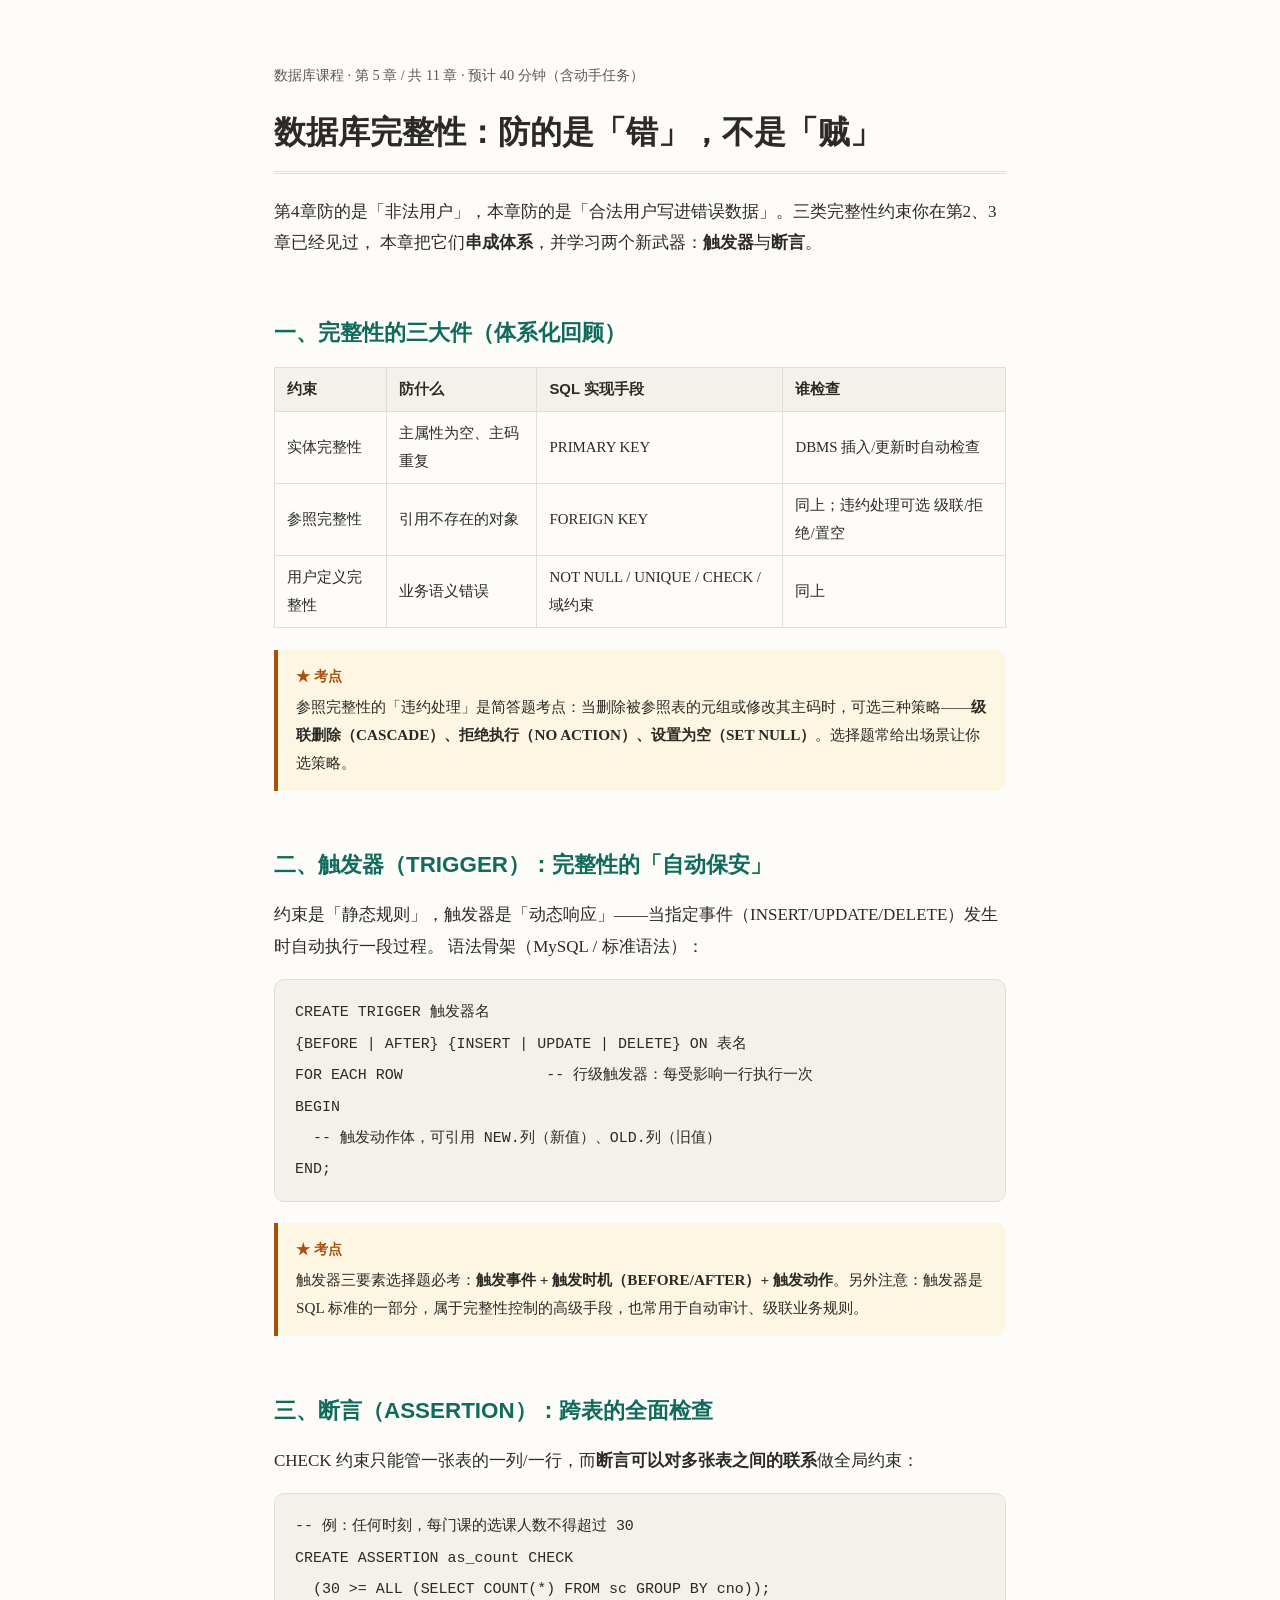
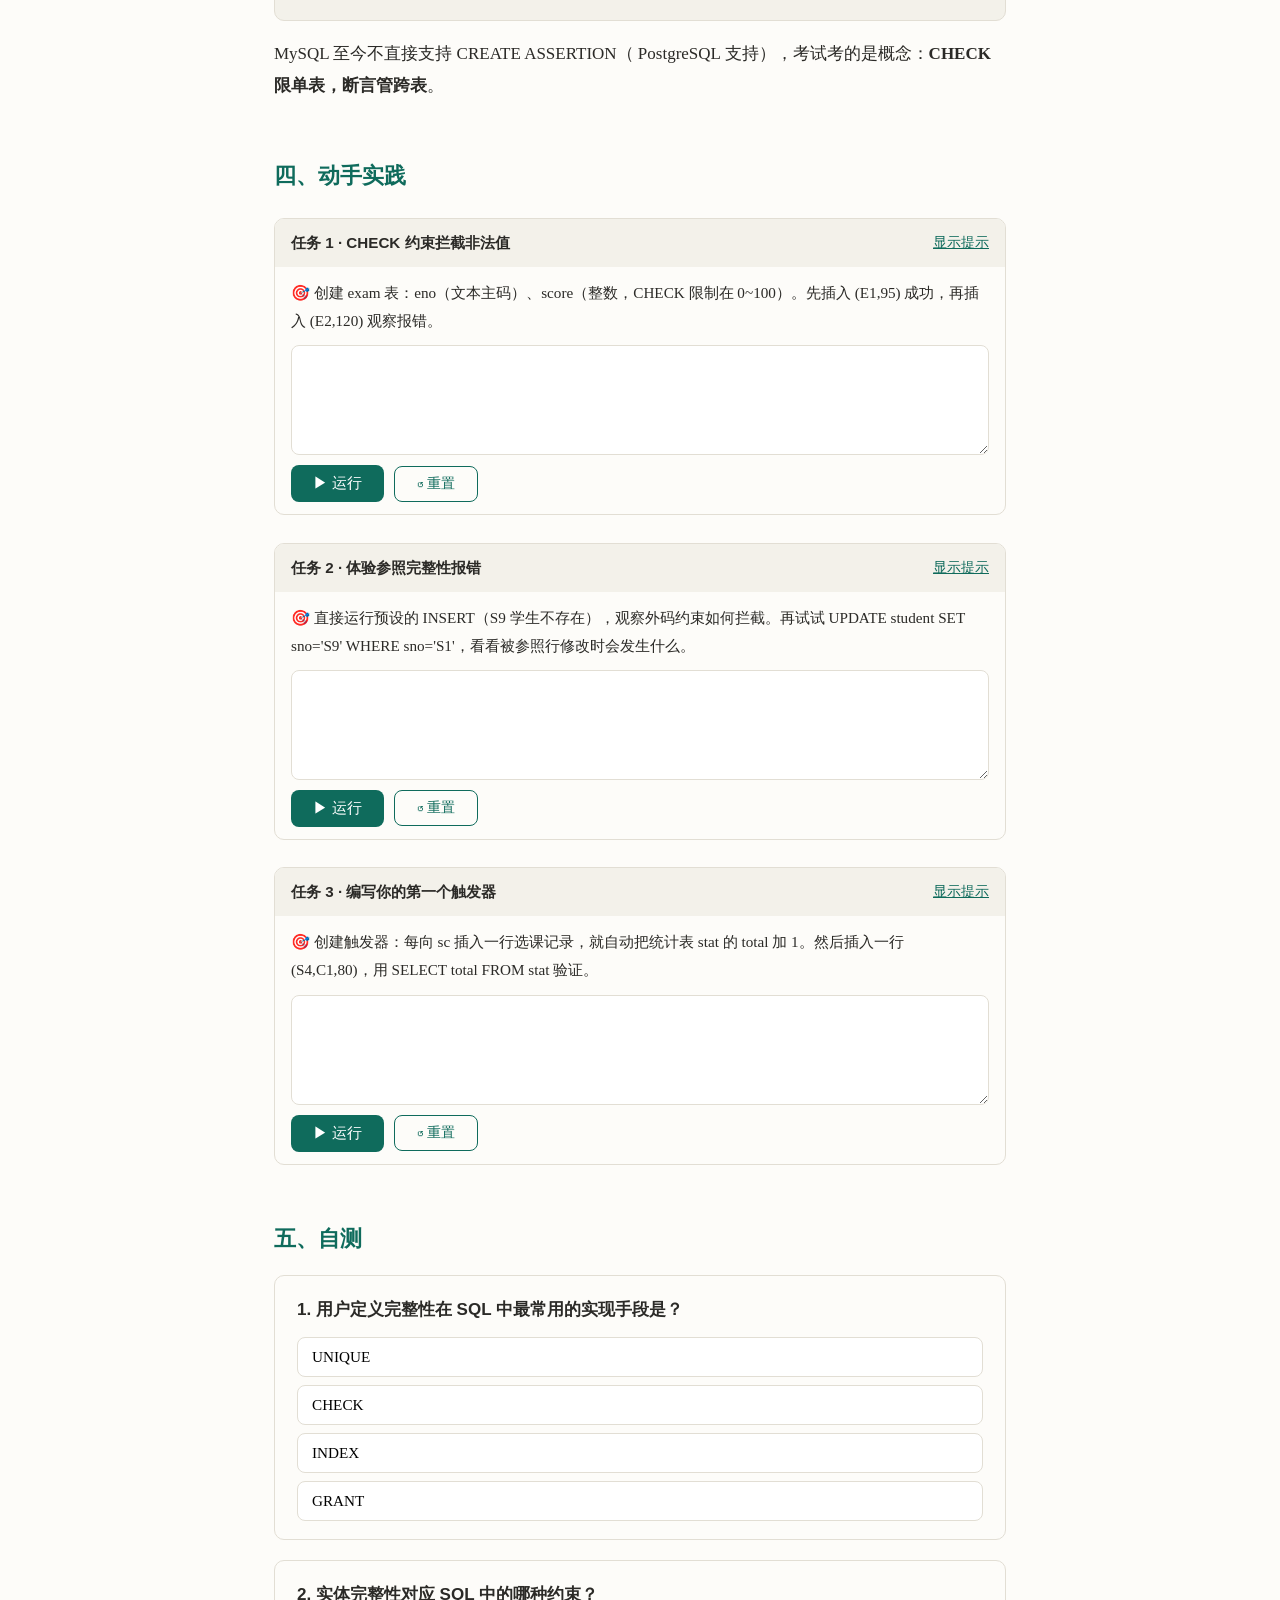
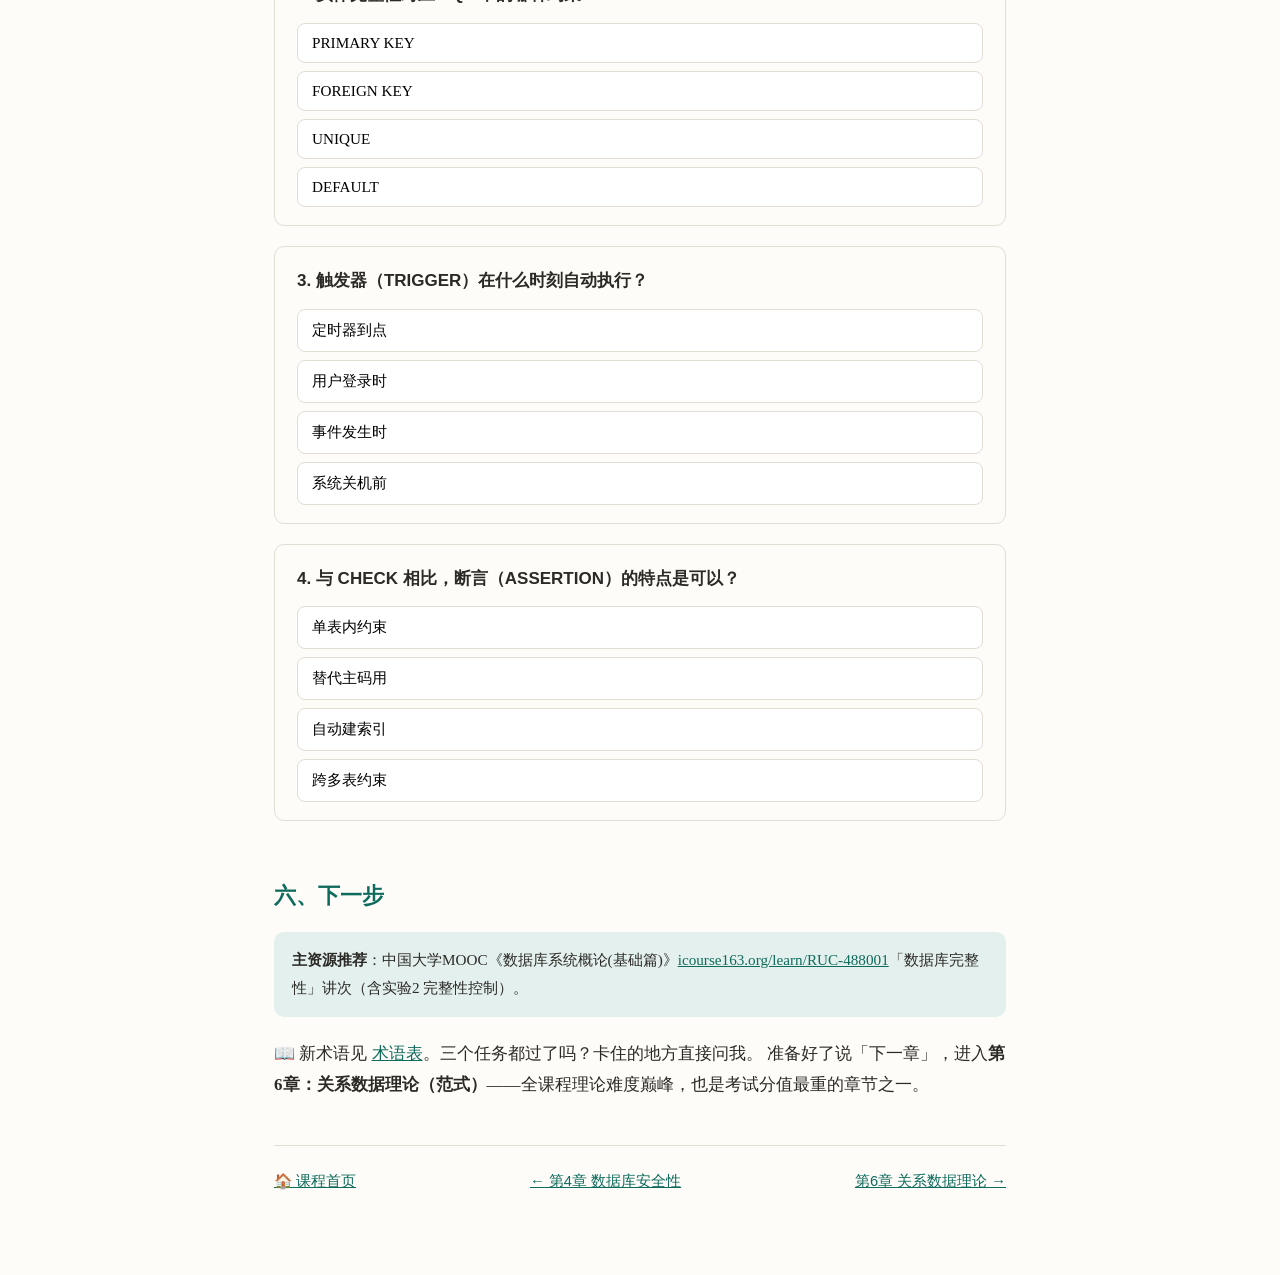
<file: lessons/0005-chapter5-integrity.html>
<!DOCTYPE html>
<html lang="zh-CN">
<head>
<meta charset="UTF-8">
<meta name="viewport" content="width=device-width, initial-scale=1.0">
<title>第5章 数据库完整性 · 数据库课程</title>
<link rel="stylesheet" href="../assets/course.css">
</head>
<body>
<div class="wrap">
<p class="meta">数据库课程 · 第 5 章 / 共 11 章 · 预计 40 分钟（含动手任务）</p>
<h1>数据库完整性：防的是「错」，不是「贼」</h1>

<p>第4章防的是「非法用户」，本章防的是「合法用户写进错误数据」。三类完整性约束你在第2、3章已经见过，
本章把它们<b>串成体系</b>，并学习两个新武器：<b>触发器</b>与<b>断言</b>。</p>

<h2>一、完整性的三大件（体系化回顾）</h2>

<table>
<tr><th>约束</th><th>防什么</th><th>SQL 实现手段</th><th>谁检查</th></tr>
<tr><td>实体完整性</td><td>主属性为空、主码重复</td><td>PRIMARY KEY</td><td>DBMS 插入/更新时自动检查</td></tr>
<tr><td>参照完整性</td><td>引用不存在的对象</td><td>FOREIGN KEY</td><td>同上；违约处理可选 级联/拒绝/置空</td></tr>
<tr><td>用户定义完整性</td><td>业务语义错误</td><td>NOT NULL / UNIQUE / CHECK / 域约束</td><td>同上</td></tr>
</table>

<div class="exam">参照完整性的「违约处理」是简答题考点：当删除被参照表的元组或修改其主码时，可选三种策略——<b>级联删除（CASCADE）、拒绝执行（NO ACTION）、设置为空（SET NULL）</b>。选择题常给出场景让你选策略。</div>

<h2>二、触发器（TRIGGER）：完整性的「自动保安」</h2>

<p>约束是「静态规则」，触发器是「动态响应」——当指定事件（INSERT/UPDATE/DELETE）发生时自动执行一段过程。
语法骨架（MySQL / 标准语法）：</p>

<pre><code>CREATE TRIGGER 触发器名
{BEFORE | AFTER} {INSERT | UPDATE | DELETE} ON 表名
FOR EACH ROW                -- 行级触发器：每受影响一行执行一次
BEGIN
  -- 触发动作体，可引用 NEW.列（新值）、OLD.列（旧值）
END;</code></pre>

<div class="exam">触发器三要素选择题必考：<b>触发事件 + 触发时机（BEFORE/AFTER）+ 触发动作</b>。另外注意：触发器是 SQL 标准的一部分，属于完整性控制的高级手段，也常用于自动审计、级联业务规则。</div>

<h2>三、断言（ASSERTION）：跨表的全面检查</h2>

<p>CHECK 约束只能管一张表的一列/一行，而<b>断言可以对多张表之间的联系</b>做全局约束：</p>

<pre><code>-- 例：任何时刻，每门课的选课人数不得超过 30
CREATE ASSERTION as_count CHECK
  (30 &gt;= ALL (SELECT COUNT(*) FROM sc GROUP BY cno));</code></pre>

<p>MySQL 至今不直接支持 CREATE ASSERTION（ PostgreSQL 支持），考试考的是概念：<b>CHECK 限单表，断言管跨表</b>。</p>

<h2>四、动手实践</h2>

<div class="sql-pg"
     data-setup="@demo5"
     data-title="任务 1 · CHECK 约束拦截非法值"
     data-task="创建 exam 表：eno（文本主码）、score（整数，CHECK 限制在 0~100）。先插入 (E1,95) 成功，再插入 (E2,120) 观察报错。"
     data-hint="CREATE TABLE exam(eno TEXT PRIMARY KEY, score INT CHECK(score BETWEEN 0 AND 100)); 然后依次插入两行，最后写 SELECT * FROM exam 验证。"
     data-expect="E1,95"><textarea></textarea></div>

<div class="sql-pg"
     data-setup="@demo5"
     data-title="任务 2 · 体验参照完整性报错"
     data-task="直接运行预设的 INSERT（S9 学生不存在），观察外码约束如何拦截。再试试 UPDATE student SET sno='S9' WHERE sno='S1'，看看被参照行修改时会发生什么。"
     data-hint="预设语句：INSERT INTO sc VALUES('S9','C1',90); —— 应报外码错误（FOREIGN KEY constraint failed）。注意练习场开启了 PRAGMA foreign_keys=ON 才会真正检查外码！"
     ><textarea>INSERT INTO sc VALUES('S9','C1',90);</textarea></div>

<div class="sql-pg"
     data-setup="@demo5"
     data-title="任务 3 · 编写你的第一个触发器"
     data-task="创建触发器：每向 sc 插入一行选课记录，就自动把统计表 stat 的 total 加 1。然后插入一行 (S4,C1,80)，用 SELECT total FROM stat 验证。"
     data-hint="CREATE TRIGGER t_count AFTER INSERT ON sc BEGIN UPDATE stat SET total = total + 1; END;  然后插入，再验证。"
     data-expect="1"><textarea></textarea></div>

<h2>五、自测</h2>
<div class="quiz" data-quiz='[{"q":"用户定义完整性在 SQL 中最常用的实现手段是？","opts":["UNIQUE","CHECK","INDEX","GRANT"],"a":1,"exp":"CHECK 约束直接写明取值条件（如成绩 0~100），是用户定义完整性的主力。UNIQUE 也是用户定义完整性的一种，但场景限于唯一性。"},{"q":"实体完整性对应 SQL 中的哪种约束？","opts":["PRIMARY KEY","FOREIGN KEY","UNIQUE","DEFAULT"],"a":0,"exp":"PRIMARY KEY 保证主码唯一且非空，即实体完整性；FOREIGN KEY 对应参照完整性。"},{"q":"触发器（TRIGGER）在什么时刻自动执行？","opts":["定时器到点","用户登录时","事件发生时","系统关机前"],"a":2,"exp":"触发器由数据操作事件（INSERT/UPDATE/DELETE）触发，配合 BEFORE/AFTER 指定时机，行级触发器每行执行一次。"},{"q":"与 CHECK 相比，断言（ASSERTION）的特点是可以？","opts":["单表内约束","替代主码用","自动建索引","跨多表约束"],"a":3,"exp":"CHECK 只能约束一张表的列/行，断言可以对多表之间的全局联系做约束。MySQL 尚不支持 CREATE ASSERTION。"}]'></div>

<h2>六、下一步</h2>
<div class="tip">
<b>主资源推荐</b>：中国大学MOOC《数据库系统概论(基础篇)》<a href="https://www.icourse163.org/learn/RUC-488001">icourse163.org/learn/RUC-488001</a>「数据库完整性」讲次（含实验2 完整性控制）。
</div>
<p>📖 新术语见 <a href="../reference/glossary.html">术语表</a>。三个任务都过了吗？卡住的地方直接问我。
准备好了说「下一章」，进入<b>第6章：关系数据理论（范式）</b>——全课程理论难度巅峰，也是考试分值最重的章节之一。</p>

<div class="lesson-nav">
<a href="../index.html">🏠 课程首页</a>
<a href="../lessons/0004-chapter4-security.html">← 第4章 数据库安全性</a>
<a href="0006-chapter6-normalization.html">第6章 关系数据理论 →</a>
</div>
</div>
<script>window.DEMO_SETUP5 = "PRAGMA foreign_keys=ON;CREATE TABLE student(sno TEXT PRIMARY KEY, sname TEXT NOT NULL, ssex TEXT, sage INT);CREATE TABLE sc(sno TEXT, cno TEXT, grade INT, PRIMARY KEY(sno,cno), FOREIGN KEY(sno) REFERENCES student(sno));INSERT INTO student VALUES('S1','张三','男',19),('S2','李四','女',20),('S3','王五','男',19),('S4','赵六','女',21);INSERT INTO sc VALUES('S1','C1',92),('S2','C1',78);CREATE TABLE stat(total INT);INSERT INTO stat VALUES(0);";</script>
<script>window.DEMO_SETUP = window.DEMO_SETUP5;</script>
<script src="../assets/sqljs/sql-wasm.js"></script>
<script src="../assets/sqljs/sql-wasm-b64.js"></script>
<script src="../assets/sql-playground.js"></script>
<script src="../assets/quiz.js"></script>
</body>
</html>
</file>
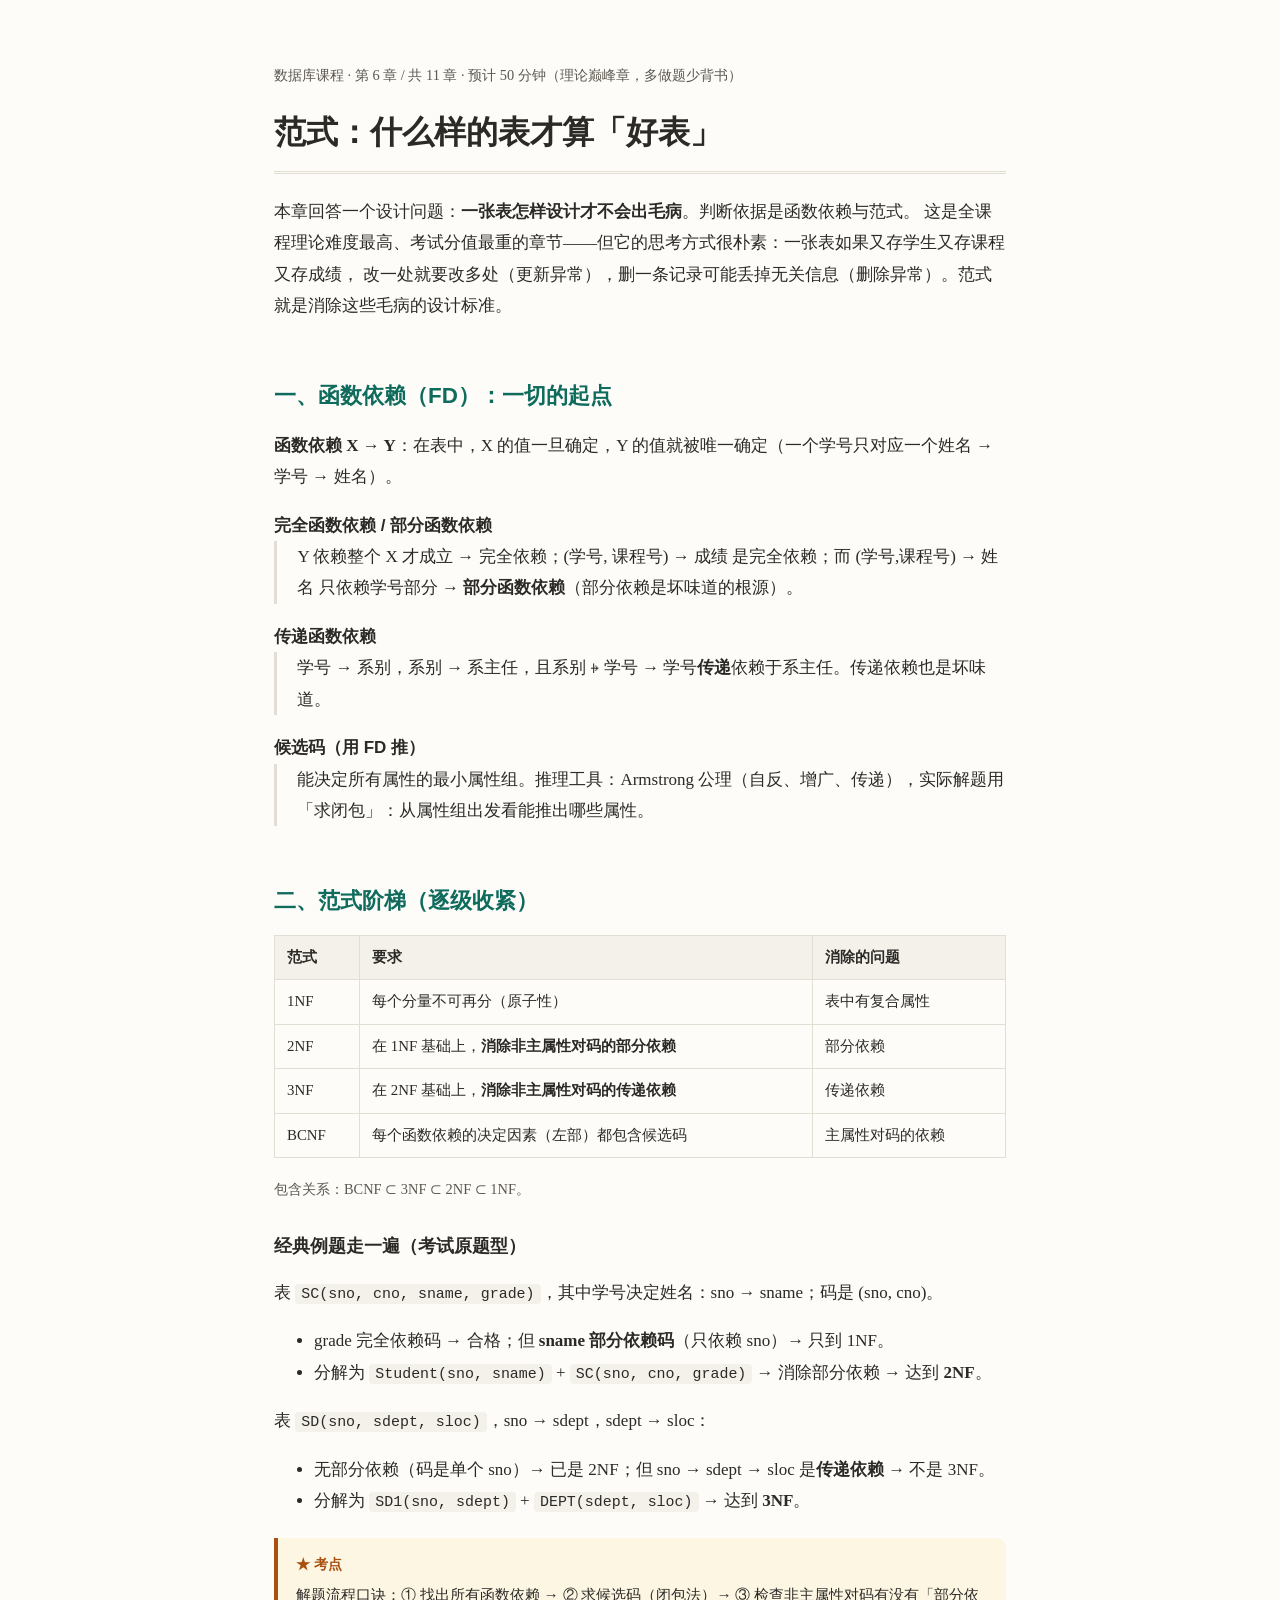
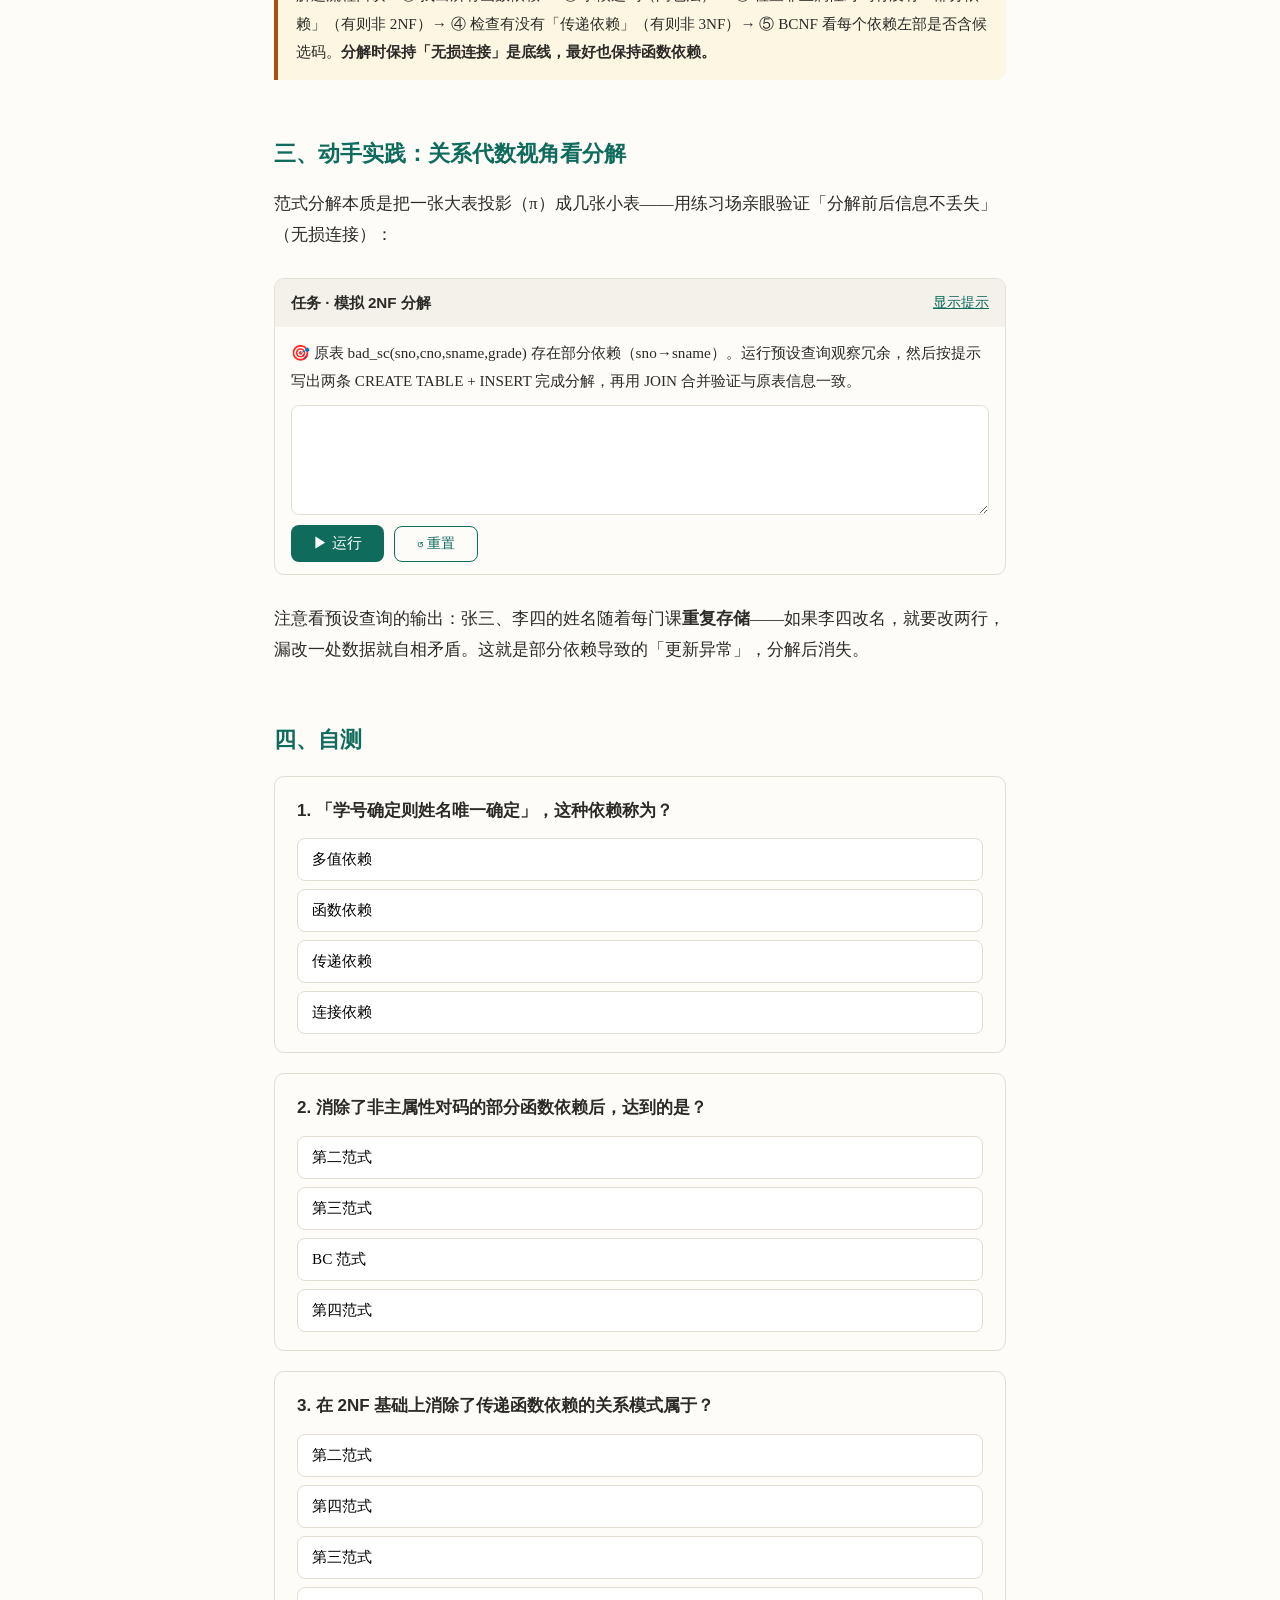
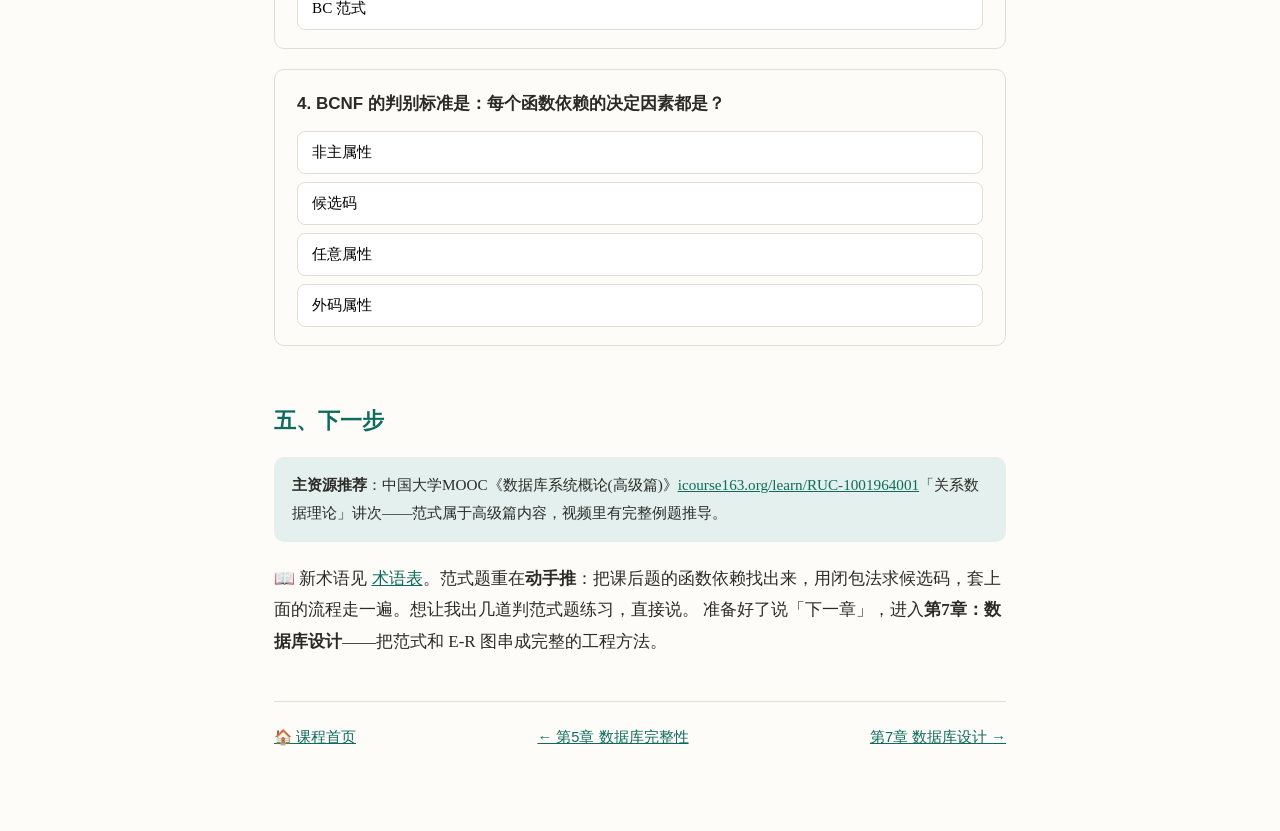
<file: lessons/0006-chapter6-normalization.html>
<!DOCTYPE html>
<html lang="zh-CN">
<head>
<meta charset="UTF-8">
<meta name="viewport" content="width=device-width, initial-scale=1.0">
<title>第6章 关系数据理论（范式） · 数据库课程</title>
<link rel="stylesheet" href="../assets/course.css">
</head>
<body>
<div class="wrap">
<p class="meta">数据库课程 · 第 6 章 / 共 11 章 · 预计 50 分钟（理论巅峰章，多做题少背书）</p>
<h1>范式：什么样的表才算「好表」</h1>

<p>本章回答一个设计问题：<b>一张表怎样设计才不会出毛病</b>。判断依据是函数依赖与范式。
这是全课程理论难度最高、考试分值最重的章节——但它的思考方式很朴素：一张表如果又存学生又存课程又存成绩，
改一处就要改多处（更新异常），删一条记录可能丢掉无关信息（删除异常）。范式就是消除这些毛病的设计标准。</p>

<h2>一、函数依赖（FD）：一切的起点</h2>

<p><b>函数依赖 X → Y</b>：在表中，X 的值一旦确定，Y 的值就被唯一确定（一个学号只对应一个姓名 → 学号 → 姓名）。</p>
<dl>
<dt>完全函数依赖 / 部分函数依赖</dt>
<dd>Y 依赖整个 X 才成立 → 完全依赖；(学号, 课程号) → 成绩 是完全依赖；而 (学号,课程号) → 姓名 只依赖学号部分 → <b>部分函数依赖</b>（部分依赖是坏味道的根源）。</dd>
<dt>传递函数依赖</dt>
<dd>学号 → 系别，系别 → 系主任，且系别 ↛ 学号 → 学号<b>传递</b>依赖于系主任。传递依赖也是坏味道。</dd>
<dt>候选码（用 FD 推）</dt>
<dd>能决定所有属性的最小属性组。推理工具：Armstrong 公理（自反、增广、传递），实际解题用「求闭包」：从属性组出发看能推出哪些属性。</dd>
</dl>

<h2>二、范式阶梯（逐级收紧）</h2>

<table>
<tr><th>范式</th><th>要求</th><th>消除的问题</th></tr>
<tr><td>1NF</td><td>每个分量不可再分（原子性）</td><td>表中有复合属性</td></tr>
<tr><td>2NF</td><td>在 1NF 基础上，<b>消除非主属性对码的部分依赖</b></td><td>部分依赖</td></tr>
<tr><td>3NF</td><td>在 2NF 基础上，<b>消除非主属性对码的传递依赖</b></td><td>传递依赖</td></tr>
<tr><td>BCNF</td><td>每个函数依赖的决定因素（左部）都包含候选码</td><td>主属性对码的依赖</td></tr>
</table>

<p class="meta">包含关系：BCNF ⊂ 3NF ⊂ 2NF ⊂ 1NF。</p>

<h3>经典例题走一遍（考试原题型）</h3>
<p>表 <code>SC(sno, cno, sname, grade)</code>，其中学号决定姓名：sno → sname；码是 (sno, cno)。</p>
<ul>
<li>grade 完全依赖码 → 合格；但 <b>sname 部分依赖码</b>（只依赖 sno）→ 只到 1NF。
<li>分解为 <code>Student(sno, sname)</code> + <code>SC(sno, cno, grade)</code> → 消除部分依赖 → 达到 <b>2NF</b>。</li>
</ul>
<p>表 <code>SD(sno, sdept, sloc)</code>，sno → sdept，sdept → sloc：</p>
<ul>
<li>无部分依赖（码是单个 sno）→ 已是 2NF；但 sno → sdept → sloc 是<b>传递依赖</b> → 不是 3NF。</li>
<li>分解为 <code>SD1(sno, sdept)</code> + <code>DEPT(sdept, sloc)</code> → 达到 <b>3NF</b>。</li>
</ul>

<div class="exam">解题流程口诀：① 找出所有函数依赖 → ② 求候选码（闭包法）→ ③ 检查非主属性对码有没有「部分依赖」（有则非 2NF）→ ④ 检查有没有「传递依赖」（有则非 3NF）→ ⑤ BCNF 看每个依赖左部是否含候选码。<b>分解时保持「无损连接」是底线，最好也保持函数依赖。</b></div>

<h2>三、动手实践：关系代数视角看分解</h2>

<p>范式分解本质是把一张大表投影（π）成几张小表——用练习场亲眼验证「分解前后信息不丢失」（无损连接）：</p>

<div class="sql-pg"
     data-setup="@demo6"
     data-title="任务 · 模拟 2NF 分解"
     data-task="原表 bad_sc(sno,cno,sname,grade) 存在部分依赖（sno→sname）。运行预设查询观察冗余，然后按提示写出两条 CREATE TABLE + INSERT 完成分解，再用 JOIN 合并验证与原表信息一致。"
     data-hint="CREATE TABLE st2 AS SELECT DISTINCT sno, sname FROM bad_sc; CREATE TABLE sc2 AS SELECT sno, cno, grade FROM bad_sc; 然后验证：SELECT b.sno, s.sname, b.grade FROM sc2 b JOIN st2 s ON b.sno = s.sno ORDER BY b.sno, b.cno;"
     data-expect="S1,C1,张三,92;S1,C2,张三,85;S2,C1,李四,78;S2,C2,李四,88"><textarea>SELECT * FROM bad_sc;</textarea></div>

<p>注意看预设查询的输出：张三、李四的姓名随着每门课<b>重复存储</b>——如果李四改名，就要改两行，漏改一处数据就自相矛盾。这就是部分依赖导致的「更新异常」，分解后消失。</p>

<h2>四、自测</h2>
<div class="quiz" data-quiz='[{"q":"「学号确定则姓名唯一确定」，这种依赖称为？","opts":["多值依赖","函数依赖","传递依赖","连接依赖"],"a":1,"exp":"X→Y 表示 X 的值确定后 Y 值唯一确定，即函数依赖。传递依赖是函数依赖的一种特殊情况。"},{"q":"消除了非主属性对码的部分函数依赖后，达到的是？","opts":["第二范式","第三范式","BC 范式","第四范式"],"a":0,"exp":"1NF→消除部分依赖→2NF→消除传递依赖→3NF→每个决定因素含候选码→BCNF。"},{"q":"在 2NF 基础上消除了传递函数依赖的关系模式属于？","opts":["第二范式","第四范式","第三范式","BC 范式"],"a":2,"exp":"3NF 的定义：属于 2NF 且每个非主属性都不传递依赖于码。"},{"q":"BCNF 的判别标准是：每个函数依赖的决定因素都是？","opts":["非主属性","候选码","任意属性","外码属性"],"a":1,"exp":"BCNF 要求每个依赖 X→Y 的左部 X 都包含某个候选码，比 3NF 更严格，能消除主属性对码的依赖。"}]'></div>

<h2>五、下一步</h2>
<div class="tip">
<b>主资源推荐</b>：中国大学MOOC《数据库系统概论(高级篇)》<a href="https://www.icourse163.org/learn/RUC-1001964001">icourse163.org/learn/RUC-1001964001</a>「关系数据理论」讲次——范式属于高级篇内容，视频里有完整例题推导。
</div>
<p>📖 新术语见 <a href="../reference/glossary.html">术语表</a>。范式题重在<b>动手推</b>：把课后题的函数依赖找出来，用闭包法求候选码，套上面的流程走一遍。想让我出几道判范式题练习，直接说。
准备好了说「下一章」，进入<b>第7章：数据库设计</b>——把范式和 E-R 图串成完整的工程方法。</p>

<div class="lesson-nav">
<a href="../index.html">🏠 课程首页</a>
<a href="../lessons/0005-chapter5-integrity.html">← 第5章 数据库完整性</a>
<a href="0007-chapter7-design.html">第7章 数据库设计 →</a>
</div>
</div>
<script>window.DEMO_SETUP6 = "CREATE TABLE bad_sc(sno TEXT, cno TEXT, sname TEXT, grade INT);INSERT INTO bad_sc VALUES('S1','C1','张三',92),('S1','C2','张三',85),('S2','C1','李四',78),('S2','C2','李四',88);";</script>
<script>window.DEMO_SETUP = window.DEMO_SETUP6;</script>
<script src="../assets/sqljs/sql-wasm.js"></script>
<script src="../assets/sqljs/sql-wasm-b64.js"></script>
<script src="../assets/sql-playground.js"></script>
<script src="../assets/quiz.js"></script>
</body>
</html>
</file>
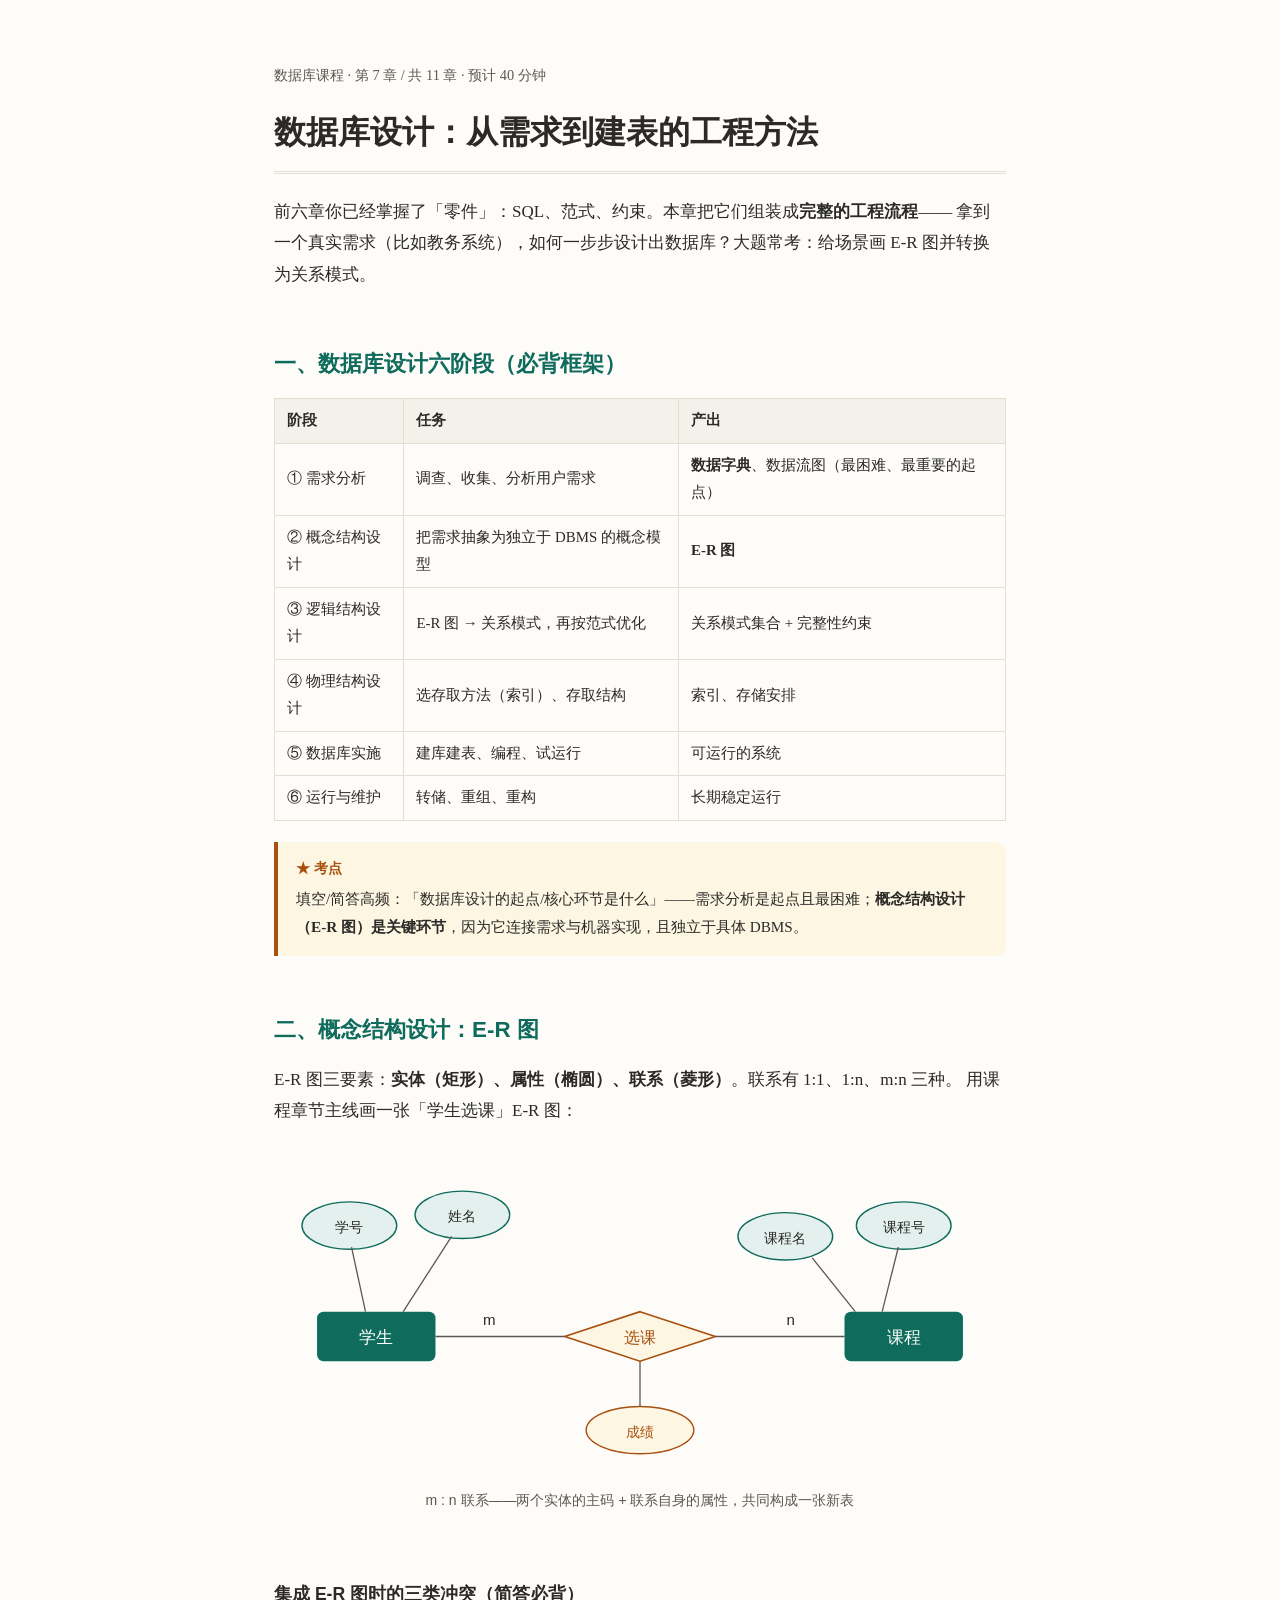
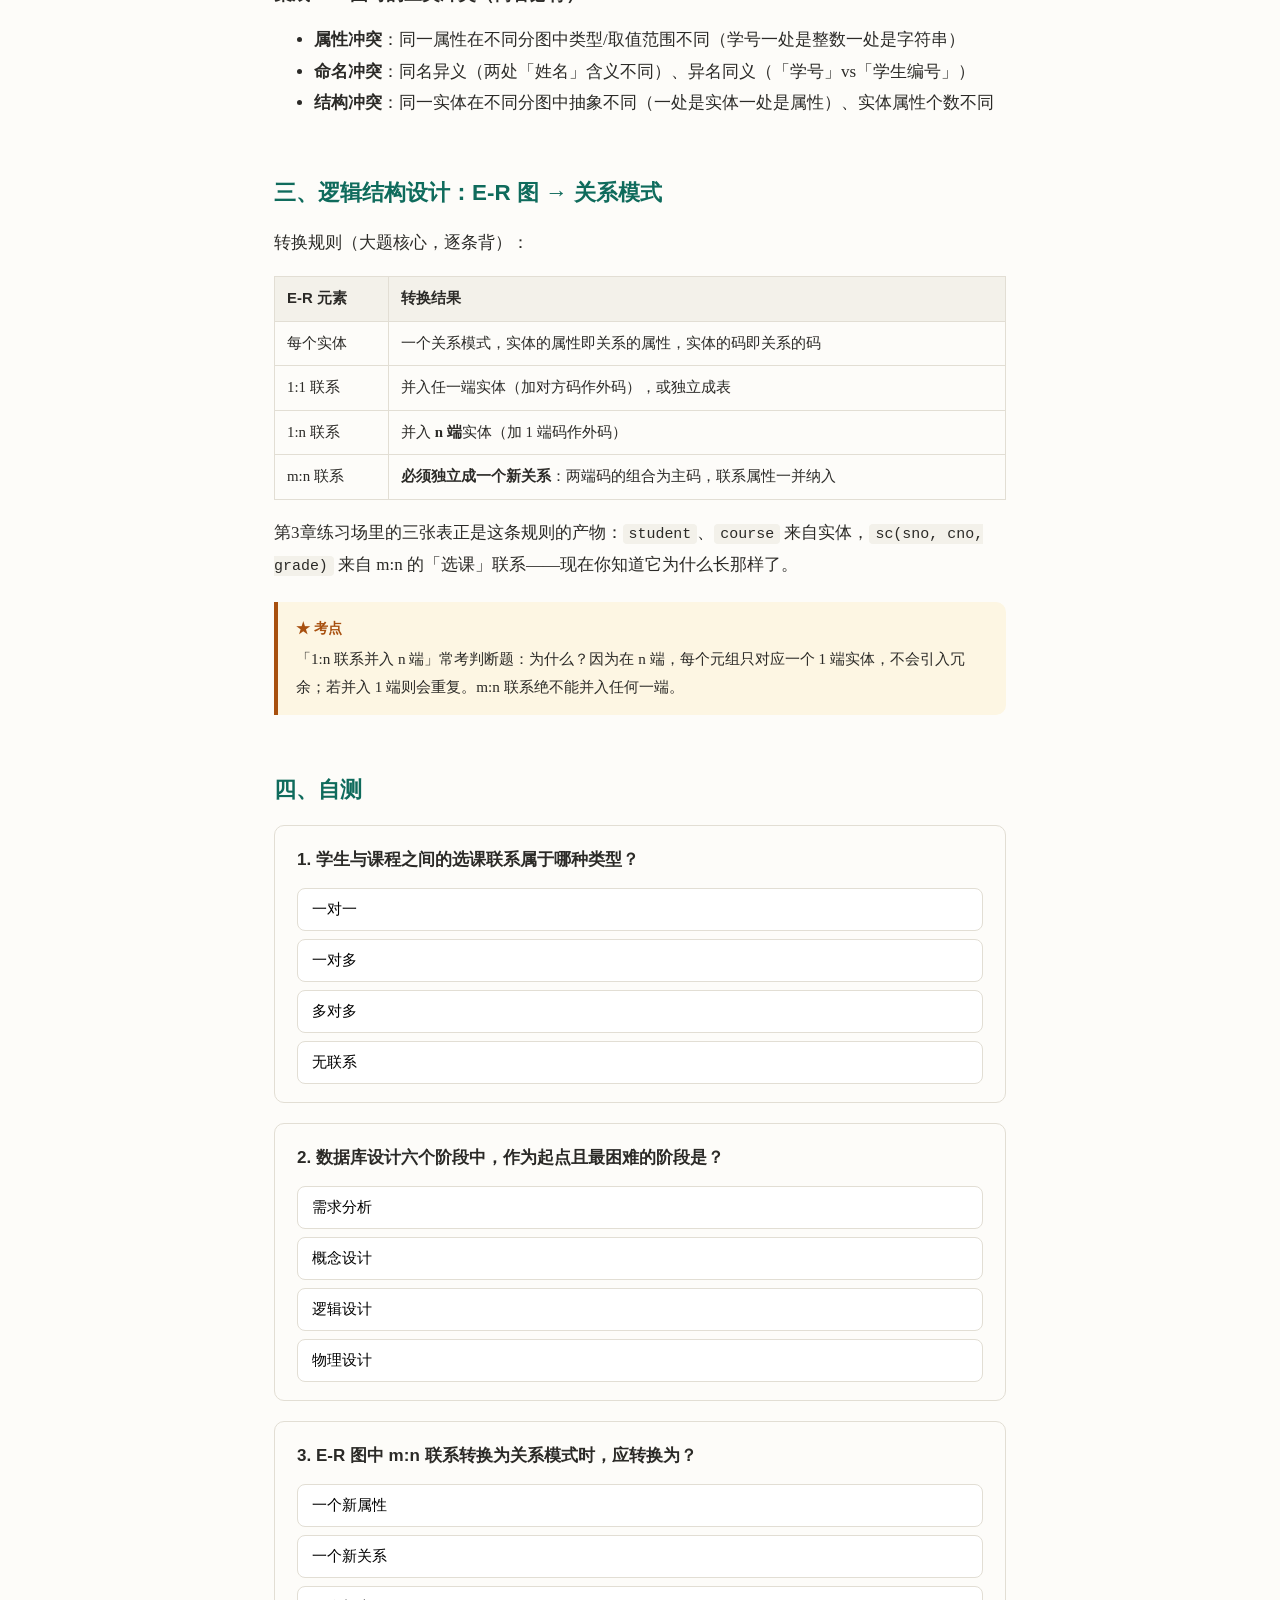
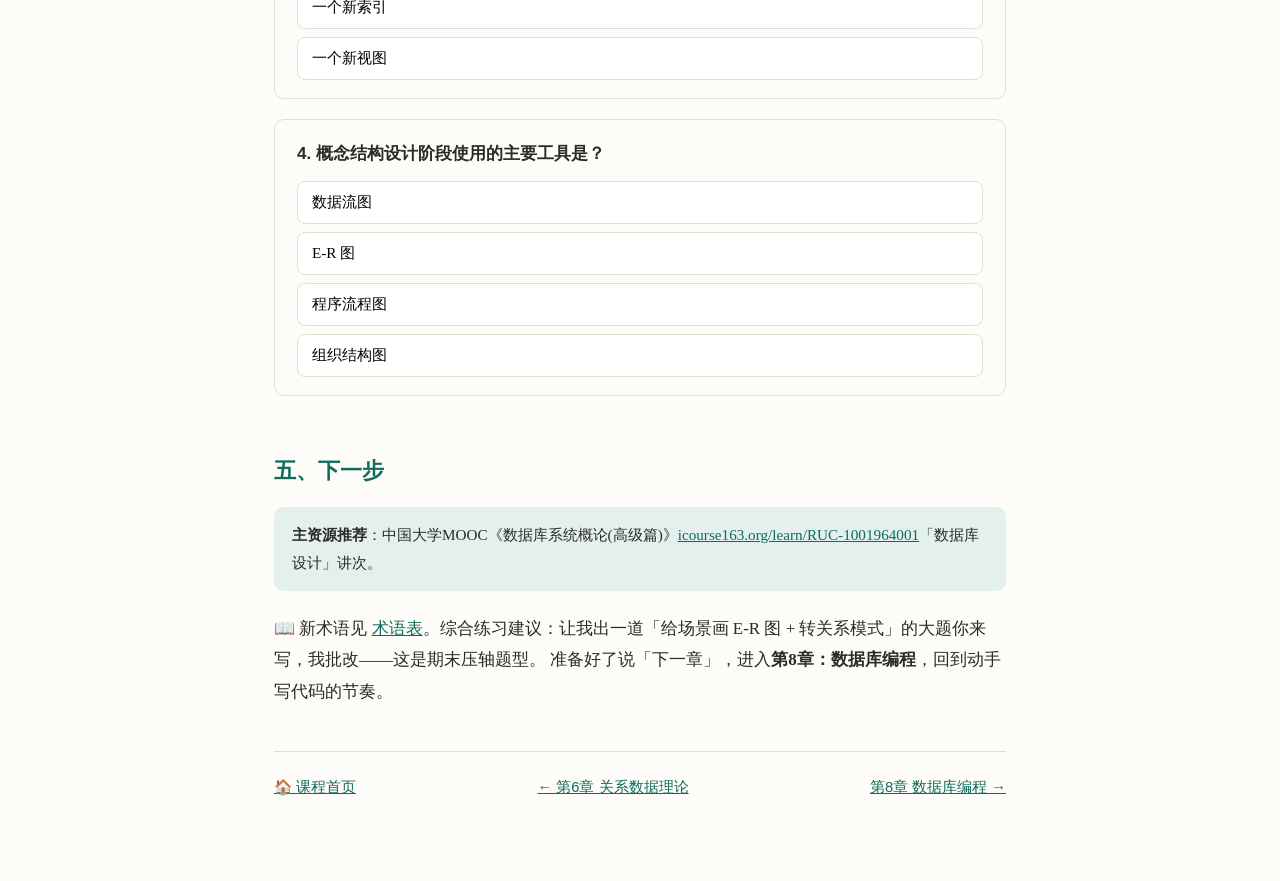
<file: lessons/0007-chapter7-design.html>
<!DOCTYPE html>
<html lang="zh-CN">
<head>
<meta charset="UTF-8">
<meta name="viewport" content="width=device-width, initial-scale=1.0">
<title>第7章 数据库设计 · 数据库课程</title>
<link rel="stylesheet" href="../assets/course.css">
</head>
<body>
<div class="wrap">
<p class="meta">数据库课程 · 第 7 章 / 共 11 章 · 预计 40 分钟</p>
<h1>数据库设计：从需求到建表的工程方法</h1>

<p>前六章你已经掌握了「零件」：SQL、范式、约束。本章把它们组装成<b>完整的工程流程</b>——
拿到一个真实需求（比如教务系统），如何一步步设计出数据库？大题常考：给场景画 E-R 图并转换为关系模式。</p>

<h2>一、数据库设计六阶段（必背框架）</h2>

<table>
<tr><th>阶段</th><th>任务</th><th>产出</th></tr>
<tr><td>① 需求分析</td><td>调查、收集、分析用户需求</td><td><b>数据字典</b>、数据流图（最困难、最重要的起点）</td></tr>
<tr><td>② 概念结构设计</td><td>把需求抽象为独立于 DBMS 的概念模型</td><td><b>E-R 图</b></td></tr>
<tr><td>③ 逻辑结构设计</td><td>E-R 图 → 关系模式，再按范式优化</td><td>关系模式集合 + 完整性约束</td></tr>
<tr><td>④ 物理结构设计</td><td>选存取方法（索引）、存取结构</td><td>索引、存储安排</td></tr>
<tr><td>⑤ 数据库实施</td><td>建库建表、编程、试运行</td><td>可运行的系统</td></tr>
<tr><td>⑥ 运行与维护</td><td>转储、重组、重构</td><td>长期稳定运行</td></tr>
</table>

<div class="exam">填空/简答高频：「数据库设计的起点/核心环节是什么」——需求分析是起点且最困难；<b>概念结构设计（E-R 图）是关键环节</b>，因为它连接需求与机器实现，且独立于具体 DBMS。</div>

<h2>二、概念结构设计：E-R 图</h2>

<p>E-R 图三要素：<b>实体（矩形）、属性（椭圆）、联系（菱形）</b>。联系有 1:1、1:n、m:n 三种。
用课程章节主线画一张「学生选课」E-R 图：</p>

<div class="diagram">
<svg viewBox="0 0 680 360" xmlns="http://www.w3.org/2000/svg" font-family="PingFang SC, Microsoft YaHei, sans-serif">
  <!-- 实体：学生 -->
  <rect x="40" y="140" width="110" height="46" rx="6" fill="#0f6b5c"/>
  <text x="95" y="169" font-size="16" fill="#fff" text-anchor="middle">学生</text>
  <!-- 学生属性 -->
  <ellipse cx="70" cy="60" rx="44" ry="22" fill="#e3f0ed" stroke="#0f6b5c" stroke-width="1.3"/>
  <text x="70" y="66" font-size="13" fill="#2b2a27" text-anchor="middle">学号</text>
  <ellipse cx="175" cy="50" rx="44" ry="22" fill="#e3f0ed" stroke="#0f6b5c" stroke-width="1.3"/>
  <text x="175" y="56" font-size="13" fill="#2b2a27" text-anchor="middle">姓名</text>
  <line x1="85" y1="140" x2="72" y2="80" stroke="#5c5850" stroke-width="1.2"/>
  <line x1="120" y1="140" x2="165" y2="70" stroke="#5c5850" stroke-width="1.2"/>
  <!-- 联系：选课 -->
  <polygon points="340,140 410,163 340,186 270,163" fill="#fdf6e3" stroke="#a8500f" stroke-width="1.5"/>
  <text x="340" y="169" font-size="15" fill="#a8500f" text-anchor="middle">选课</text>
  <line x1="150" y1="163" x2="270" y2="163" stroke="#5c5850" stroke-width="1.5"/>
  <text x="200" y="152" font-size="14" fill="#2b2a27" text-anchor="middle">m</text>
  <line x1="410" y1="163" x2="530" y2="163" stroke="#5c5850" stroke-width="1.5"/>
  <text x="480" y="152" font-size="14" fill="#2b2a27" text-anchor="middle">n</text>
  <!-- 联系属性 -->
  <ellipse cx="340" cy="250" rx="50" ry="22" fill="#fdf6e3" stroke="#a8500f" stroke-width="1.3"/>
  <text x="340" y="256" font-size="13" fill="#a8500f" text-anchor="middle">成绩</text>
  <line x1="340" y1="186" x2="340" y2="228" stroke="#5c5850" stroke-width="1.2"/>
  <!-- 实体：课程 -->
  <rect x="530" y="140" width="110" height="46" rx="6" fill="#0f6b5c"/>
  <text x="585" y="169" font-size="16" fill="#fff" text-anchor="middle">课程</text>
  <ellipse cx="585" cy="60" rx="44" ry="22" fill="#e3f0ed" stroke="#0f6b5c" stroke-width="1.3"/>
  <text x="585" y="66" font-size="13" fill="#2b2a27" text-anchor="middle">课程号</text>
  <ellipse cx="475" cy="70" rx="44" ry="22" fill="#e3f0ed" stroke="#0f6b5c" stroke-width="1.3"/>
  <text x="475" y="76" font-size="13" fill="#2b2a27" text-anchor="middle">课程名</text>
  <line x1="565" y1="140" x2="580" y2="80" stroke="#5c5850" stroke-width="1.2"/>
  <line x1="540" y1="140" x2="500" y2="90" stroke="#5c5850" stroke-width="1.2"/>
  <text x="340" y="320" font-size="13" fill="#5c5850" text-anchor="middle">m : n 联系——两个实体的主码 + 联系自身的属性，共同构成一张新表</text>
</svg>
</div>

<h3>集成 E-R 图时的三类冲突（简答必背）</h3>
<ul>
<li><b>属性冲突</b>：同一属性在不同分图中类型/取值范围不同（学号一处是整数一处是字符串）</li>
<li><b>命名冲突</b>：同名异义（两处「姓名」含义不同）、异名同义（「学号」vs「学生编号」）</li>
<li><b>结构冲突</b>：同一实体在不同分图中抽象不同（一处是实体一处是属性）、实体属性个数不同</li>
</ul>

<h2>三、逻辑结构设计：E-R 图 → 关系模式</h2>

<p>转换规则（大题核心，逐条背）：</p>
<table>
<tr><th>E-R 元素</th><th>转换结果</th></tr>
<tr><td>每个实体</td><td>一个关系模式，实体的属性即关系的属性，实体的码即关系的码</td></tr>
<tr><td>1:1 联系</td><td>并入任一端实体（加对方码作外码），或独立成表</td></tr>
<tr><td>1:n 联系</td><td>并入 <b>n 端</b>实体（加 1 端码作外码）</td></tr>
<tr><td>m:n 联系</td><td><b>必须独立成一个新关系</b>：两端码的组合为主码，联系属性一并纳入</td></tr>
</table>

<p>第3章练习场里的三张表正是这条规则的产物：<code>student</code>、<code>course</code> 来自实体，<code>sc(sno, cno, grade)</code> 来自 m:n 的「选课」联系——现在你知道它为什么长那样了。</p>

<div class="exam">「1:n 联系并入 n 端」常考判断题：为什么？因为在 n 端，每个元组只对应一个 1 端实体，不会引入冗余；若并入 1 端则会重复。m:n 联系绝不能并入任何一端。</div>

<h2>四、自测</h2>
<div class="quiz" data-quiz='[{"q":"学生与课程之间的选课联系属于哪种类型？","opts":["一对一","一对多","多对多","无联系"],"a":2,"exp":"一个学生可选多门课，一门课可被多个学生选，所以是 m:n。这正是选课表必须独立存在的原因。"},{"q":"数据库设计六个阶段中，作为起点且最困难的阶段是？","opts":["需求分析","概念设计","逻辑设计","物理设计"],"a":0,"exp":"需求分析是整个设计的起点与基础，需求做错则后面全错；其产出是数据字典和数据流图。"},{"q":"E-R 图中 m:n 联系转换为关系模式时，应转换为？","opts":["一个新属性","一个新关系","一个新索引","一个新视图"],"a":1,"exp":"m:n 联系必须独立成一个新关系，两端实体的码组合作为主码，联系自身的属性（如成绩）一并纳入。"},{"q":"概念结构设计阶段使用的主要工具是？","opts":["数据流图","E-R 图","程序流程图","组织结构图"],"a":1,"exp":"概念结构设计把需求抽象为概念模型，标准工具是 E-R 图（实体-联系方法）。数据流图属于需求分析阶段。"}]'></div>

<h2>五、下一步</h2>
<div class="tip">
<b>主资源推荐</b>：中国大学MOOC《数据库系统概论(高级篇)》<a href="https://www.icourse163.org/learn/RUC-1001964001">icourse163.org/learn/RUC-1001964001</a>「数据库设计」讲次。
</div>
<p>📖 新术语见 <a href="../reference/glossary.html">术语表</a>。综合练习建议：让我出一道「给场景画 E-R 图 + 转关系模式」的大题你来写，我批改——这是期末压轴题型。
准备好了说「下一章」，进入<b>第8章：数据库编程</b>，回到动手写代码的节奏。</p>

<div class="lesson-nav">
<a href="../index.html">🏠 课程首页</a>
<a href="../lessons/0006-chapter6-normalization.html">← 第6章 关系数据理论</a>
<a href="0008-chapter8-programming.html">第8章 数据库编程 →</a>
</div>
</div>
<script>window.DEMO_SETUP = "";</script>
<script src="../assets/sqljs/sql-wasm.js"></script>
<script src="../assets/sqljs/sql-wasm-b64.js"></script>
<script src="../assets/sql-playground.js"></script>
<script src="../assets/quiz.js"></script>
</body>
</html>
</file>
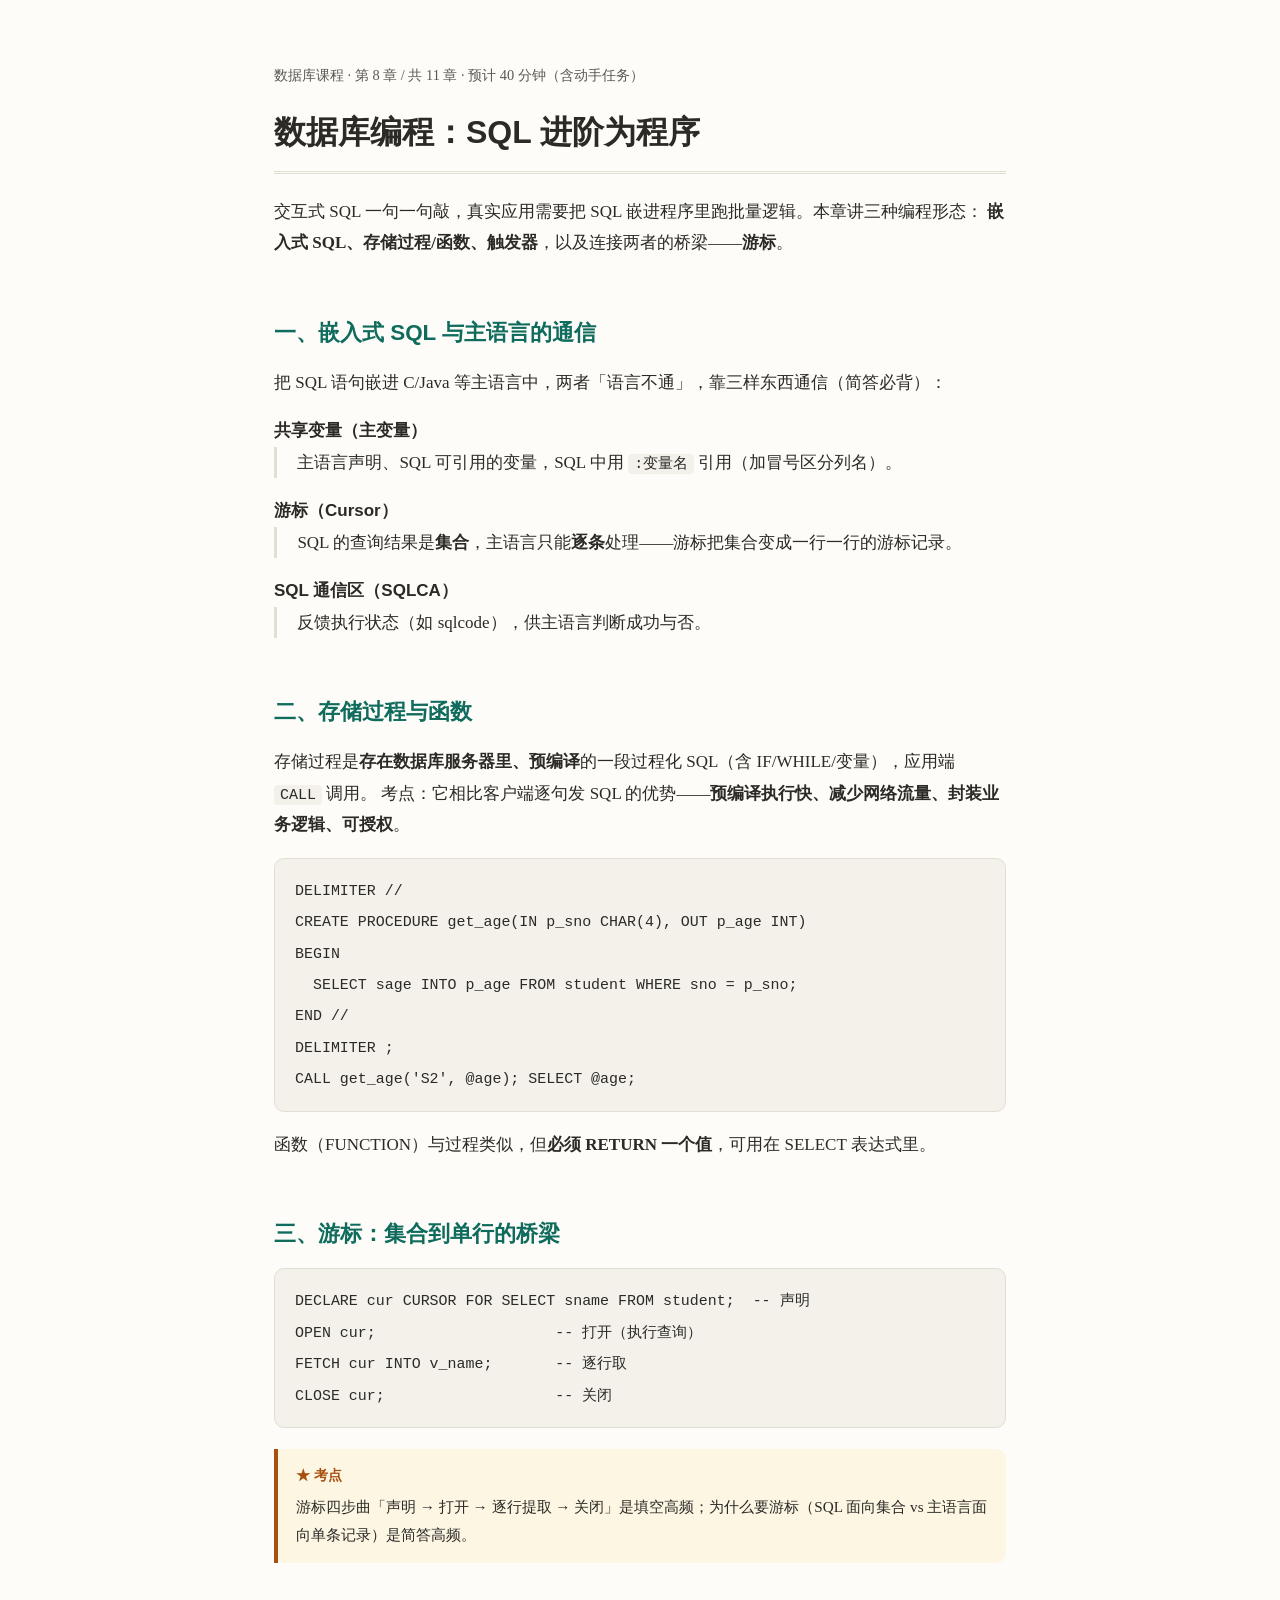
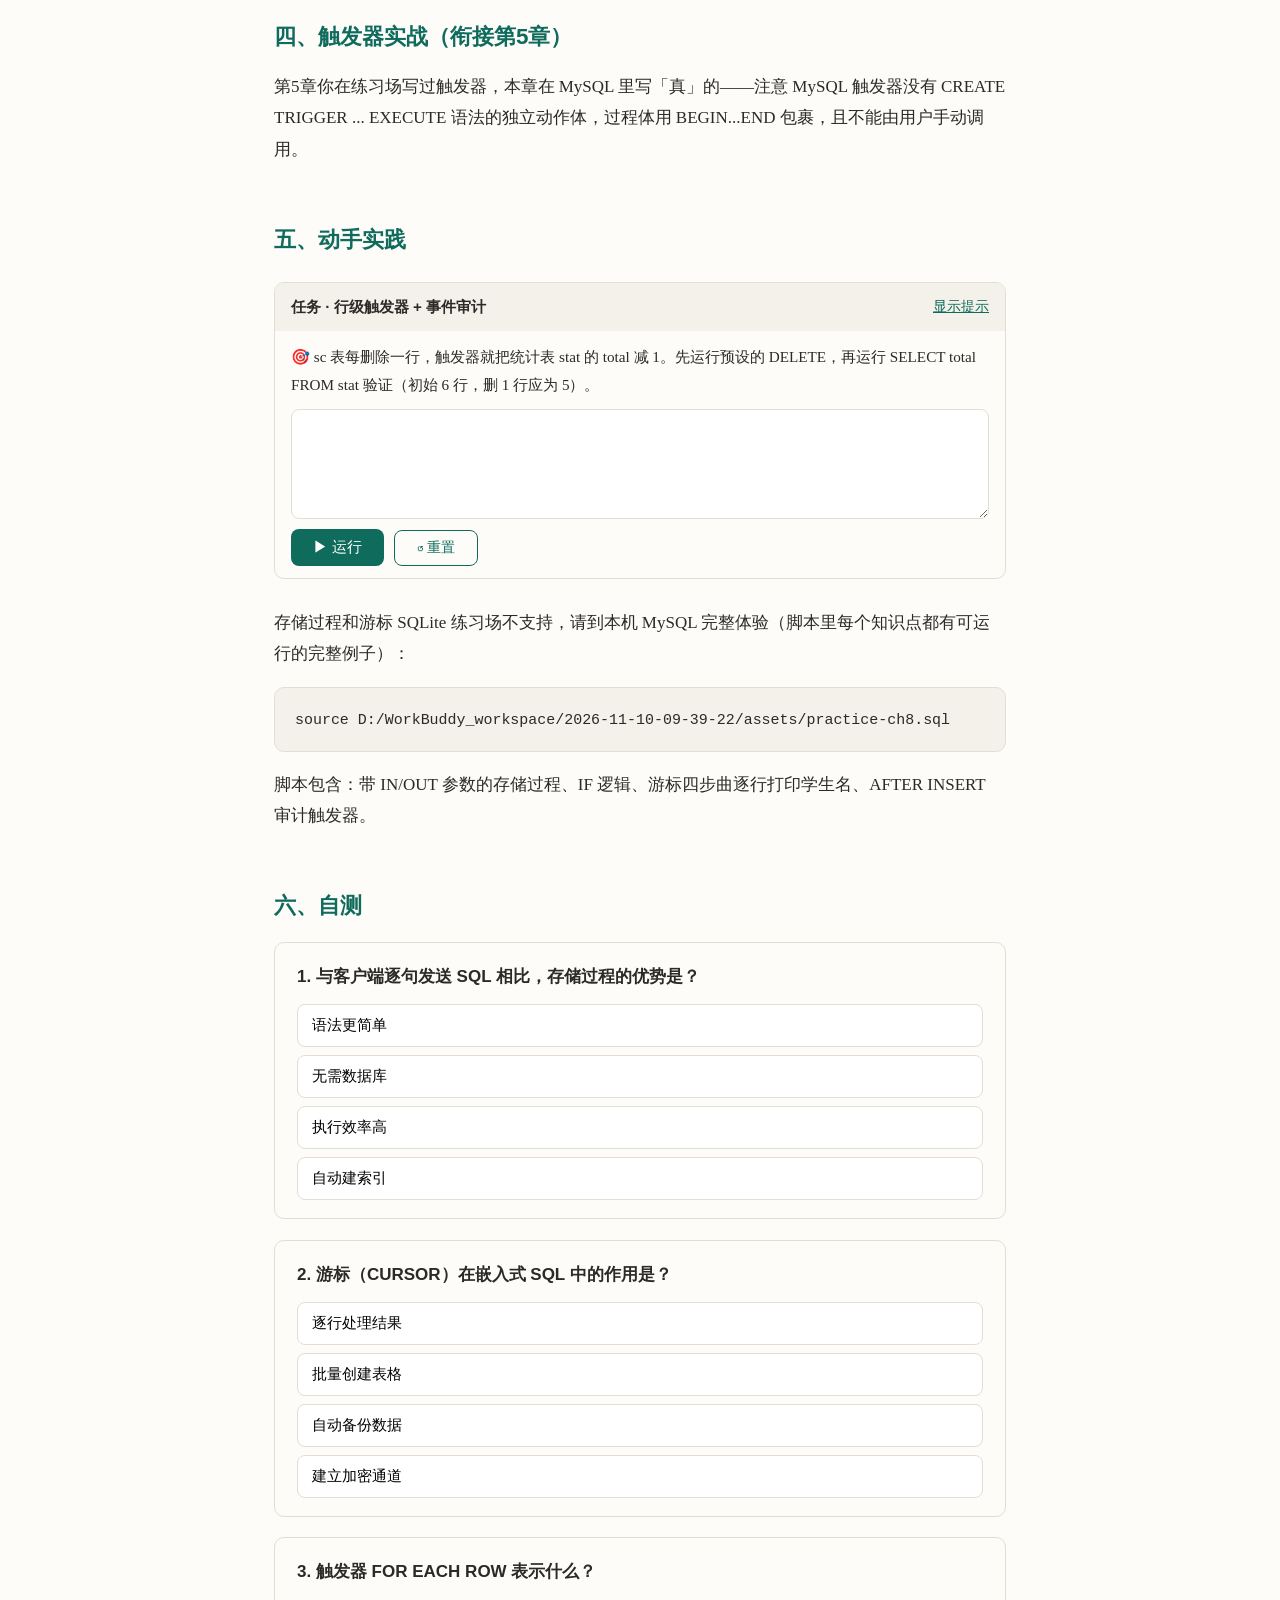
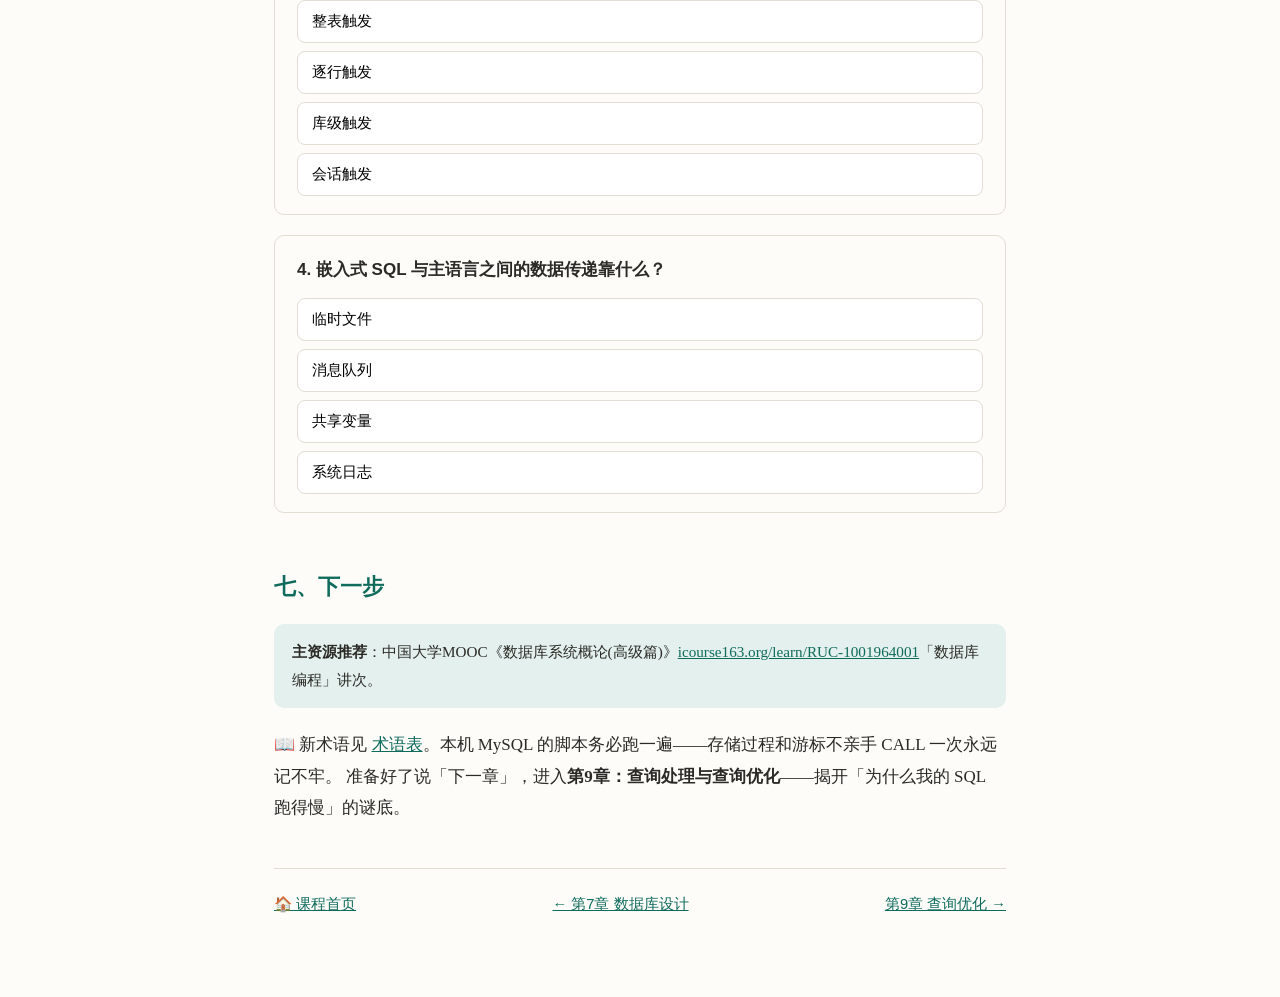
<file: lessons/0008-chapter8-programming.html>
<!DOCTYPE html>
<html lang="zh-CN">
<head>
<meta charset="UTF-8">
<meta name="viewport" content="width=device-width, initial-scale=1.0">
<title>第8章 数据库编程 · 数据库课程</title>
<link rel="stylesheet" href="../assets/course.css">
</head>
<body>
<div class="wrap">
<p class="meta">数据库课程 · 第 8 章 / 共 11 章 · 预计 40 分钟（含动手任务）</p>
<h1>数据库编程：SQL 进阶为程序</h1>

<p>交互式 SQL 一句一句敲，真实应用需要把 SQL 嵌进程序里跑批量逻辑。本章讲三种编程形态：
<b>嵌入式 SQL、存储过程/函数、触发器</b>，以及连接两者的桥梁——<b>游标</b>。</p>

<h2>一、嵌入式 SQL 与主语言的通信</h2>

<p>把 SQL 语句嵌进 C/Java 等主语言中，两者「语言不通」，靠三样东西通信（简答必背）：</p>
<dl>
<dt>共享变量（主变量）</dt>
<dd>主语言声明、SQL 可引用的变量，SQL 中用 <code>:变量名</code> 引用（加冒号区分列名）。</dd>
<dt>游标（Cursor）</dt>
<dd>SQL 的查询结果是<b>集合</b>，主语言只能<b>逐条</b>处理——游标把集合变成一行一行的游标记录。</dd>
<dt>SQL 通信区（SQLCA）</dt>
<dd>反馈执行状态（如 sqlcode），供主语言判断成功与否。</dd>
</dl>

<h2>二、存储过程与函数</h2>

<p>存储过程是<b>存在数据库服务器里、预编译</b>的一段过程化 SQL（含 IF/WHILE/变量），应用端 <code>CALL</code> 调用。
考点：它相比客户端逐句发 SQL 的优势——<b>预编译执行快、减少网络流量、封装业务逻辑、可授权</b>。</p>

<pre><code>DELIMITER //
CREATE PROCEDURE get_age(IN p_sno CHAR(4), OUT p_age INT)
BEGIN
  SELECT sage INTO p_age FROM student WHERE sno = p_sno;
END //
DELIMITER ;
CALL get_age('S2', @age); SELECT @age;</code></pre>

<p>函数（FUNCTION）与过程类似，但<b>必须 RETURN 一个值</b>，可用在 SELECT 表达式里。</p>

<h2>三、游标：集合到单行的桥梁</h2>

<pre><code>DECLARE cur CURSOR FOR SELECT sname FROM student;  -- 声明
OPEN cur;                    -- 打开（执行查询）
FETCH cur INTO v_name;       -- 逐行取
CLOSE cur;                   -- 关闭</code></pre>

<div class="exam">游标四步曲「声明 → 打开 → 逐行提取 → 关闭」是填空高频；为什么要游标（SQL 面向集合 vs 主语言面向单条记录）是简答高频。</div>

<h2>四、触发器实战（衔接第5章）</h2>

<p>第5章你在练习场写过触发器，本章在 MySQL 里写「真」的——注意 MySQL 触发器没有 CREATE TRIGGER ... EXECUTE 语法的独立动作体，过程体用 BEGIN...END 包裹，且不能由用户手动调用。</p>

<h2>五、动手实践</h2>

<div class="sql-pg"
     data-setup="@demo8"
     data-title="任务 · 行级触发器 + 事件审计"
     data-task="sc 表每删除一行，触发器就把统计表 stat 的 total 减 1。先运行预设的 DELETE，再运行 SELECT total FROM stat 验证（初始 6 行，删 1 行应为 5）。"
     data-hint="CREATE TRIGGER t_del AFTER DELETE ON sc BEGIN UPDATE stat SET total = total - 1; END; 预设里已写好 DELETE 与验证 SELECT，直接点运行即可。"
     data-expect="5"><textarea>CREATE TRIGGER t_del AFTER DELETE ON sc
BEGIN
  UPDATE stat SET total = total - 1;
END;
DELETE FROM sc WHERE sno='S3';
SELECT total FROM stat;</textarea></div>

<p>存储过程和游标 SQLite 练习场不支持，请到本机 MySQL 完整体验（脚本里每个知识点都有可运行的完整例子）：</p>
<pre><code>source D:/WorkBuddy_workspace/2026-11-10-09-39-22/assets/practice-ch8.sql</code></pre>
<p>脚本包含：带 IN/OUT 参数的存储过程、IF 逻辑、游标四步曲逐行打印学生名、AFTER INSERT 审计触发器。</p>

<h2>六、自测</h2>
<div class="quiz" data-quiz='[{"q":"与客户端逐句发送 SQL 相比，存储过程的优势是？","opts":["语法更简单","无需数据库","执行效率高","自动建索引"],"a":2,"exp":"存储过程预编译后常驻服务器，执行快、网络开销小、可封装业务逻辑并被授权，这就是它的三大优势。"},{"q":"游标（CURSOR）在嵌入式 SQL 中的作用是？","opts":["逐行处理结果","批量创建表格","自动备份数据","建立加密通道"],"a":0,"exp":"SQL 查询结果是集合，主语言只能逐条处理，游标把集合结果转换为一行一行的记录供主语言逐个读取。"},{"q":"触发器 FOR EACH ROW 表示什么？","opts":["整表触发","逐行触发","库级触发","会话触发"],"a":1,"exp":"行级触发器：触发事件每影响到一行，触发动作就执行一次。与之相对的是语句级触发器（一条语句只触发一次）。"},{"q":"嵌入式 SQL 与主语言之间的数据传递靠什么？","opts":["临时文件","消息队列","共享变量","系统日志"],"a":2,"exp":"主变量（共享变量）在主语言声明、SQL 用冒号引用，是两者交换数据的桥梁；状态则通过 SQL 通信区（SQLCA）反馈。"}]'></div>

<h2>七、下一步</h2>
<div class="tip">
<b>主资源推荐</b>：中国大学MOOC《数据库系统概论(高级篇)》<a href="https://www.icourse163.org/learn/RUC-1001964001">icourse163.org/learn/RUC-1001964001</a>「数据库编程」讲次。
</div>
<p>📖 新术语见 <a href="../reference/glossary.html">术语表</a>。本机 MySQL 的脚本务必跑一遍——存储过程和游标不亲手 CALL 一次永远记不牢。
准备好了说「下一章」，进入<b>第9章：查询处理与查询优化</b>——揭开「为什么我的 SQL 跑得慢」的谜底。</p>

<div class="lesson-nav">
<a href="../index.html">🏠 课程首页</a>
<a href="../lessons/0007-chapter7-design.html">← 第7章 数据库设计</a>
<a href="0009-chapter9-optimization.html">第9章 查询优化 →</a>
</div>
</div>
<script>window.DEMO_SETUP8 = "CREATE TABLE sc(sno TEXT, cno TEXT, grade INT, PRIMARY KEY(sno,cno));INSERT INTO sc VALUES('S1','C1',92),('S1','C2',85),('S1','C3',76),('S2','C1',78),('S2','C2',65),('S3','C3',88);CREATE TABLE stat(total INT);INSERT INTO stat VALUES(0);";</script>
<script>window.DEMO_SETUP = window.DEMO_SETUP8;</script>
<script src="../assets/sqljs/sql-wasm.js"></script>
<script src="../assets/sqljs/sql-wasm-b64.js"></script>
<script src="../assets/sql-playground.js"></script>
<script src="../assets/quiz.js"></script>
</body>
</html>
</file>
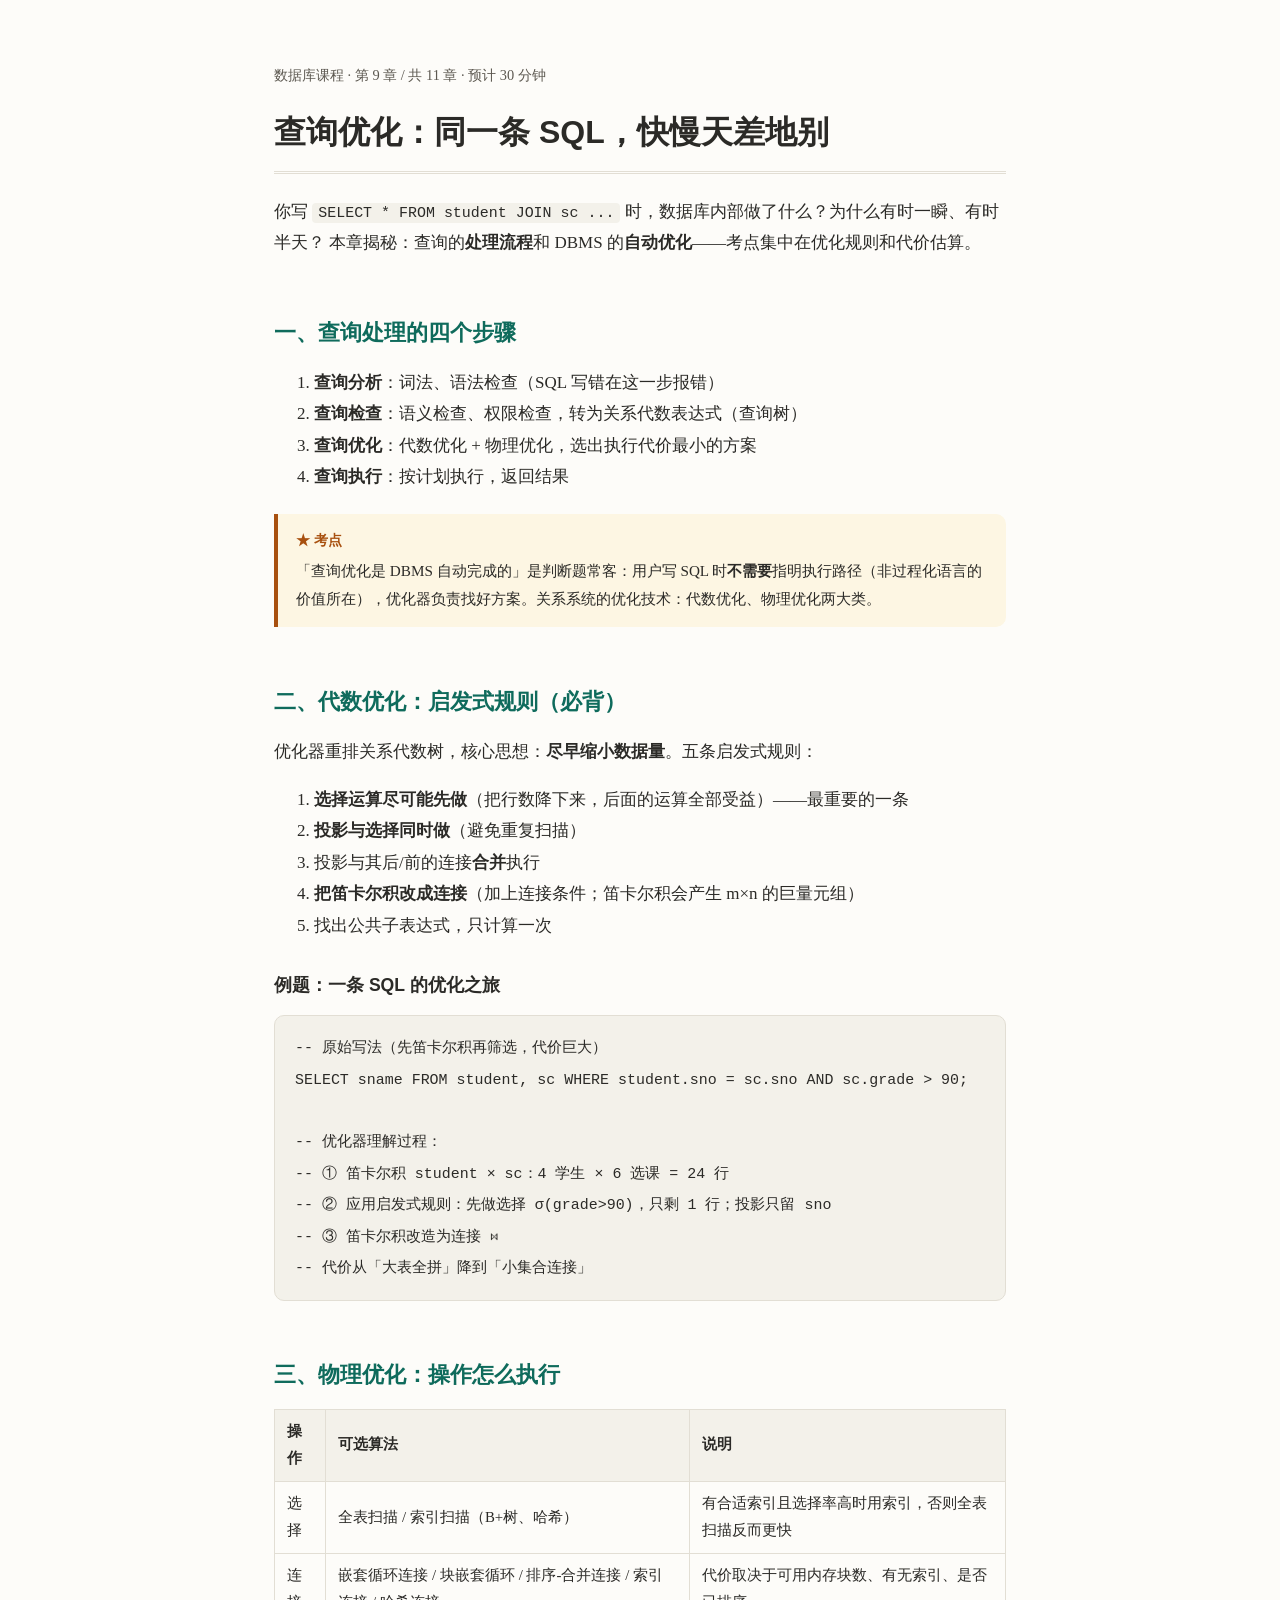
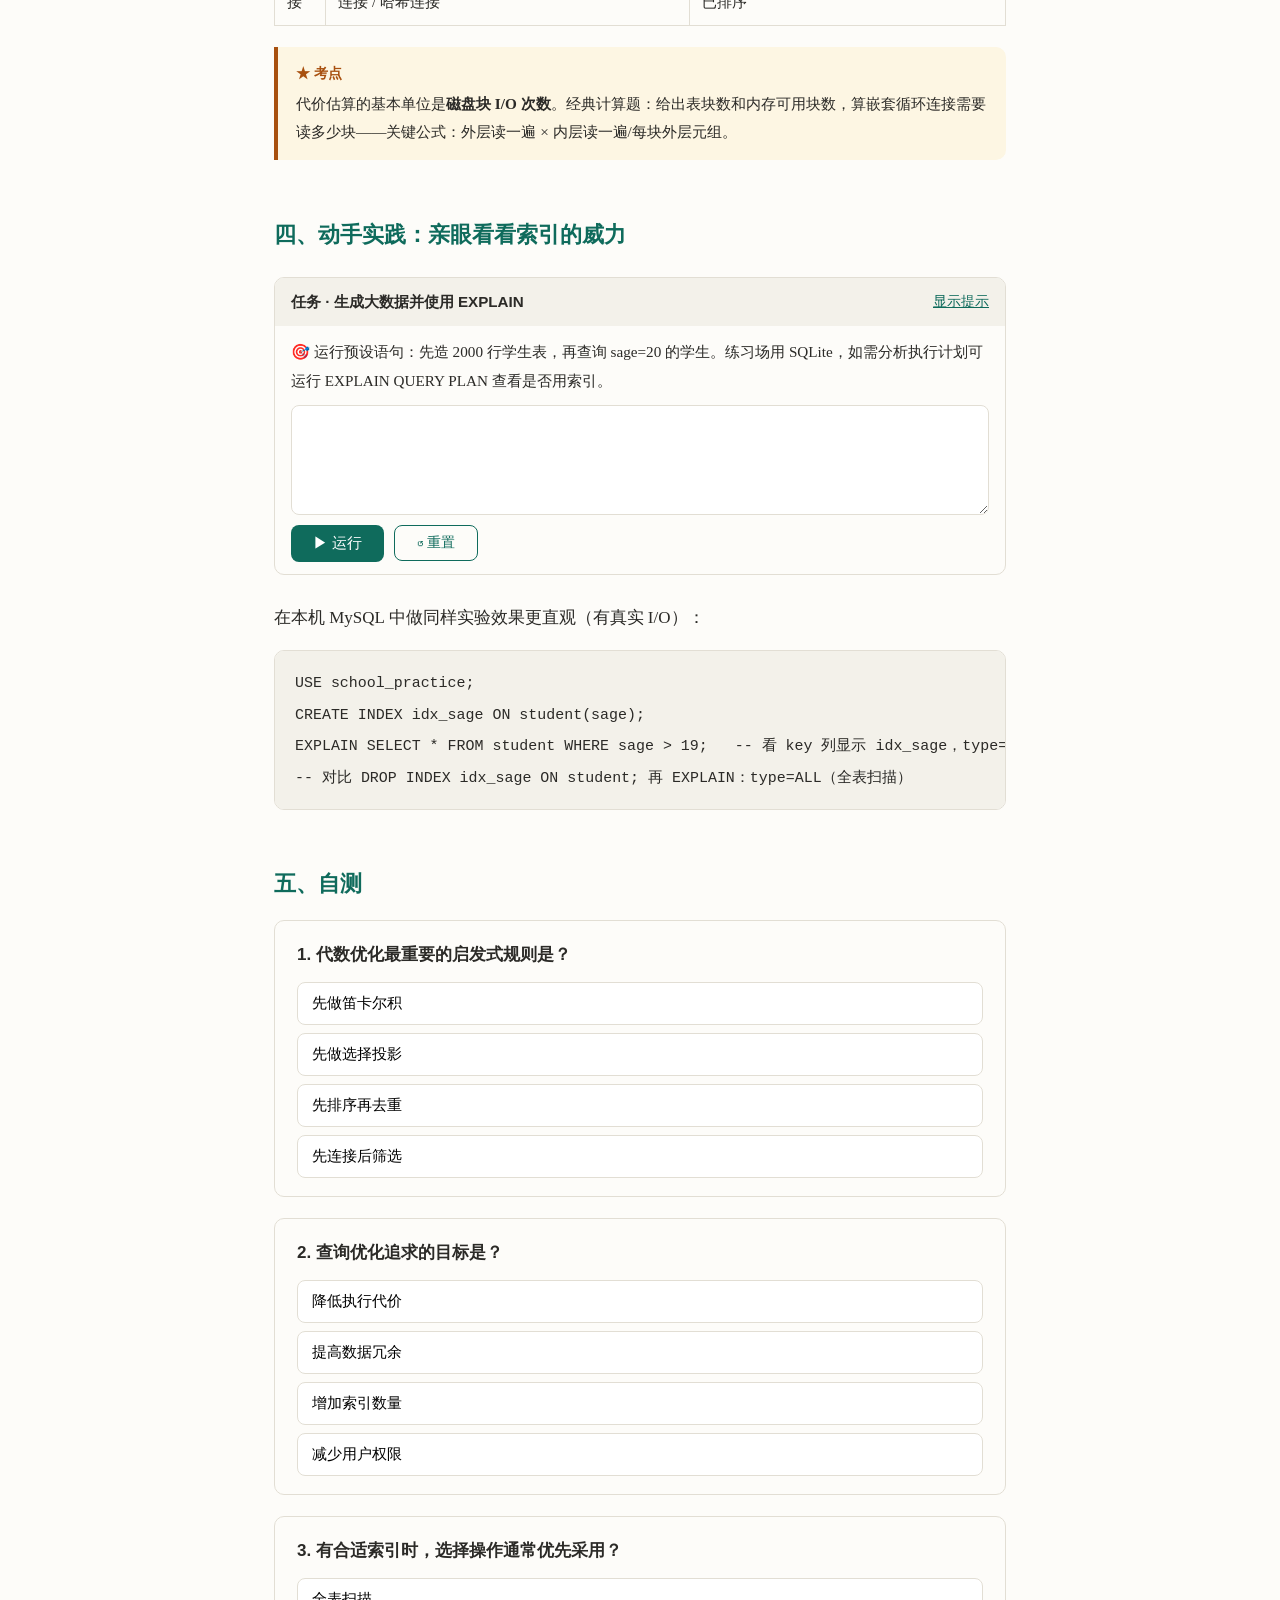
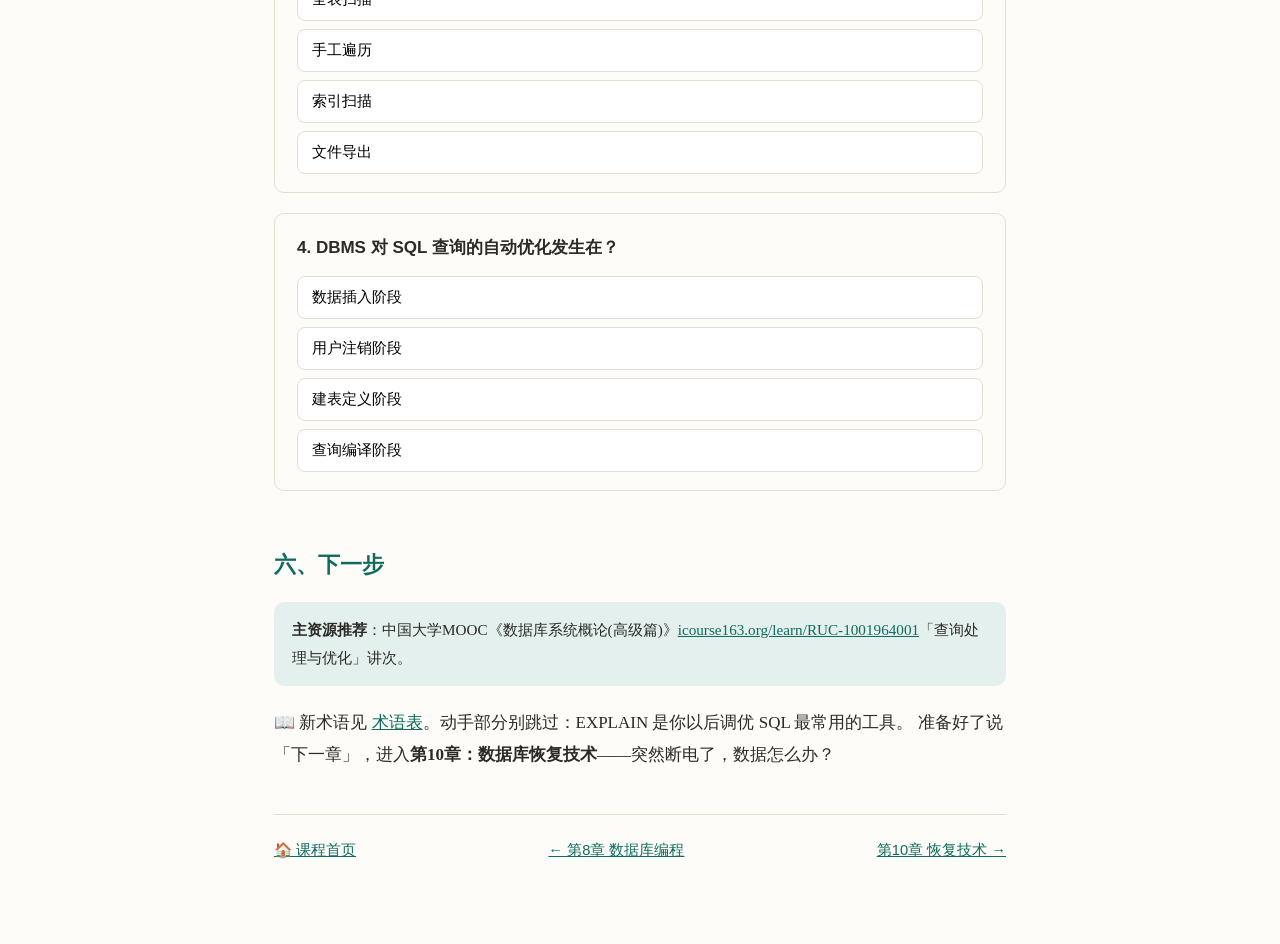
<file: lessons/0009-chapter9-optimization.html>
<!DOCTYPE html>
<html lang="zh-CN">
<head>
<meta charset="UTF-8">
<meta name="viewport" content="width=device-width, initial-scale=1.0">
<title>第9章 查询处理与查询优化 · 数据库课程</title>
<link rel="stylesheet" href="../assets/course.css">
</head>
<body>
<div class="wrap">
<p class="meta">数据库课程 · 第 9 章 / 共 11 章 · 预计 30 分钟</p>
<h1>查询优化：同一条 SQL，快慢天差地别</h1>

<p>你写 <code>SELECT * FROM student JOIN sc ...</code> 时，数据库内部做了什么？为什么有时一瞬、有时半天？
本章揭秘：查询的<b>处理流程</b>和 DBMS 的<b>自动优化</b>——考点集中在优化规则和代价估算。</p>

<h2>一、查询处理的四个步骤</h2>

<ol>
<li><b>查询分析</b>：词法、语法检查（SQL 写错在这一步报错）</li>
<li><b>查询检查</b>：语义检查、权限检查，转为关系代数表达式（查询树）</li>
<li><b>查询优化</b>：代数优化 + 物理优化，选出执行代价最小的方案</li>
<li><b>查询执行</b>：按计划执行，返回结果</li>
</ol>

<div class="exam">「查询优化是 DBMS 自动完成的」是判断题常客：用户写 SQL 时<b>不需要</b>指明执行路径（非过程化语言的价值所在），优化器负责找好方案。关系系统的优化技术：代数优化、物理优化两大类。</div>

<h2>二、代数优化：启发式规则（必背）</h2>

<p>优化器重排关系代数树，核心思想：<b>尽早缩小数据量</b>。五条启发式规则：</p>
<ol>
<li><b>选择运算尽可能先做</b>（把行数降下来，后面的运算全部受益）——最重要的一条</li>
<li><b>投影与选择同时做</b>（避免重复扫描）</li>
<li>投影与其后/前的连接<b>合并</b>执行</li>
<li><b>把笛卡尔积改成连接</b>（加上连接条件；笛卡尔积会产生 m×n 的巨量元组）</li>
<li>找出公共子表达式，只计算一次</li>
</ol>

<h3>例题：一条 SQL 的优化之旅</h3>
<pre><code>-- 原始写法（先笛卡尔积再筛选，代价巨大）
SELECT sname FROM student, sc WHERE student.sno = sc.sno AND sc.grade &gt; 90;

-- 优化器理解过程：
-- ① 笛卡尔积 student × sc：4 学生 × 6 选课 = 24 行
-- ② 应用启发式规则：先做选择 σ(grade&gt;90)，只剩 1 行；投影只留 sno
-- ③ 笛卡尔积改造为连接 ⋈
-- 代价从「大表全拼」降到「小集合连接」</code></pre>

<h2>三、物理优化：操作怎么执行</h2>

<table>
<tr><th>操作</th><th>可选算法</th><th>说明</th></tr>
<tr><td>选择</td><td>全表扫描 / 索引扫描（B+树、哈希）</td><td>有合适索引且选择率高时用索引，否则全表扫描反而更快</td></tr>
<tr><td>连接</td><td>嵌套循环连接 / 块嵌套循环 / 排序-合并连接 / 索引连接 / 哈希连接</td><td>代价取决于可用内存块数、有无索引、是否已排序</td></tr>
</table>

<div class="exam">代价估算的基本单位是<b>磁盘块 I/O 次数</b>。经典计算题：给出表块数和内存可用块数，算嵌套循环连接需要读多少块——关键公式：外层读一遍 × 内层读一遍/每块外层元组。</div>

<h2>四、动手实践：亲眼看看索引的威力</h2>

<div class="sql-pg"
     data-setup="@demo9"
     data-title="任务 · 生成大数据并使用 EXPLAIN"
     data-task="运行预设语句：先造 2000 行学生表，再查询 sage=20 的学生。练习场用 SQLite，如需分析执行计划可运行 EXPLAIN QUERY PLAN 查看是否用索引。"
     data-hint="预设里最后一条是 EXPLAIN QUERY PLAN SELECT sname FROM big_student WHERE sage=20; 注意看 SCAN（全表扫描）。然后运行 CREATE INDEX idx_age ON big_student(sage); 再跑一次 EXPLAIN，对比变化。"
     ><textarea>SELECT COUNT(*) FROM big_student;
EXPLAIN QUERY PLAN SELECT sname FROM big_student WHERE sage=20;</textarea></div>

<p>在本机 MySQL 中做同样实验效果更直观（有真实 I/O）：</p>
<pre><code>USE school_practice;
CREATE INDEX idx_sage ON student(sage);
EXPLAIN SELECT * FROM student WHERE sage &gt; 19;   -- 看 key 列显示 idx_sage，type=ref
-- 对比 DROP INDEX idx_sage ON student; 再 EXPLAIN：type=ALL（全表扫描）</code></pre>

<h2>五、自测</h2>
<div class="quiz" data-quiz='[{"q":"代数优化最重要的启发式规则是？","opts":["先做笛卡尔积","先做选择投影","先排序再去重","先连接后筛选"],"a":1,"exp":"选择和投影尽早做，能大幅缩小中间结果规模，后续连接/乘积的代价随之降低。笛卡尔积则要尽力改造成连接。"},{"q":"查询优化追求的目标是？","opts":["降低执行代价","提高数据冗余","增加索引数量","减少用户权限"],"a":0,"exp":"代价以磁盘 I/O 为主要度量，优化器在候选执行计划中选代价最小的。索引数量增加不一定更优（维护索引本身有代价）。"},{"q":"有合适索引时，选择操作通常优先采用？","opts":["全表扫描","手工遍历","索引扫描","文件导出"],"a":2,"exp":"索引扫描（B+树、哈希）能快速定位满足条件的元组；但选择率高（要取走大半张表）时全表扫描可能更划算。"},{"q":"DBMS 对 SQL 查询的自动优化发生在？","opts":["数据插入阶段","用户注销阶段","建表定义阶段","查询编译阶段"],"a":3,"exp":"优化发生在查询编译期：分析、检查、生成代数表达式后，优化器选出执行计划，随后才执行。"}]'></div>

<h2>六、下一步</h2>
<div class="tip">
<b>主资源推荐</b>：中国大学MOOC《数据库系统概论(高级篇)》<a href="https://www.icourse163.org/learn/RUC-1001964001">icourse163.org/learn/RUC-1001964001</a>「查询处理与优化」讲次。
</div>
<p>📖 新术语见 <a href="../reference/glossary.html">术语表</a>。动手部分别跳过：EXPLAIN 是你以后调优 SQL 最常用的工具。
准备好了说「下一章」，进入<b>第10章：数据库恢复技术</b>——突然断电了，数据怎么办？</p>

<div class="lesson-nav">
<a href="../index.html">🏠 课程首页</a>
<a href="../lessons/0008-chapter8-programming.html">← 第8章 数据库编程</a>
<a href="0010-chapter10-recovery.html">第10章 恢复技术 →</a>
</div>
</div>
<script>window.DEMO_SETUP9 = "CREATE TABLE big_student(sno INT PRIMARY KEY, sname TEXT, sage INT);WITH RECURSIVE seq(n) AS (SELECT 1 UNION ALL SELECT n+1 FROM seq WHERE n&lt;2000) INSERT INTO big_student SELECT n, '学生'||n, 18 + (n % 4) FROM seq;";</script>
<script>window.DEMO_SETUP = window.DEMO_SETUP9;</script>
<script src="../assets/sqljs/sql-wasm.js"></script>
<script src="../assets/sqljs/sql-wasm-b64.js"></script>
<script src="../assets/sql-playground.js"></script>
<script src="../assets/quiz.js"></script>
</body>
</html>
</file>
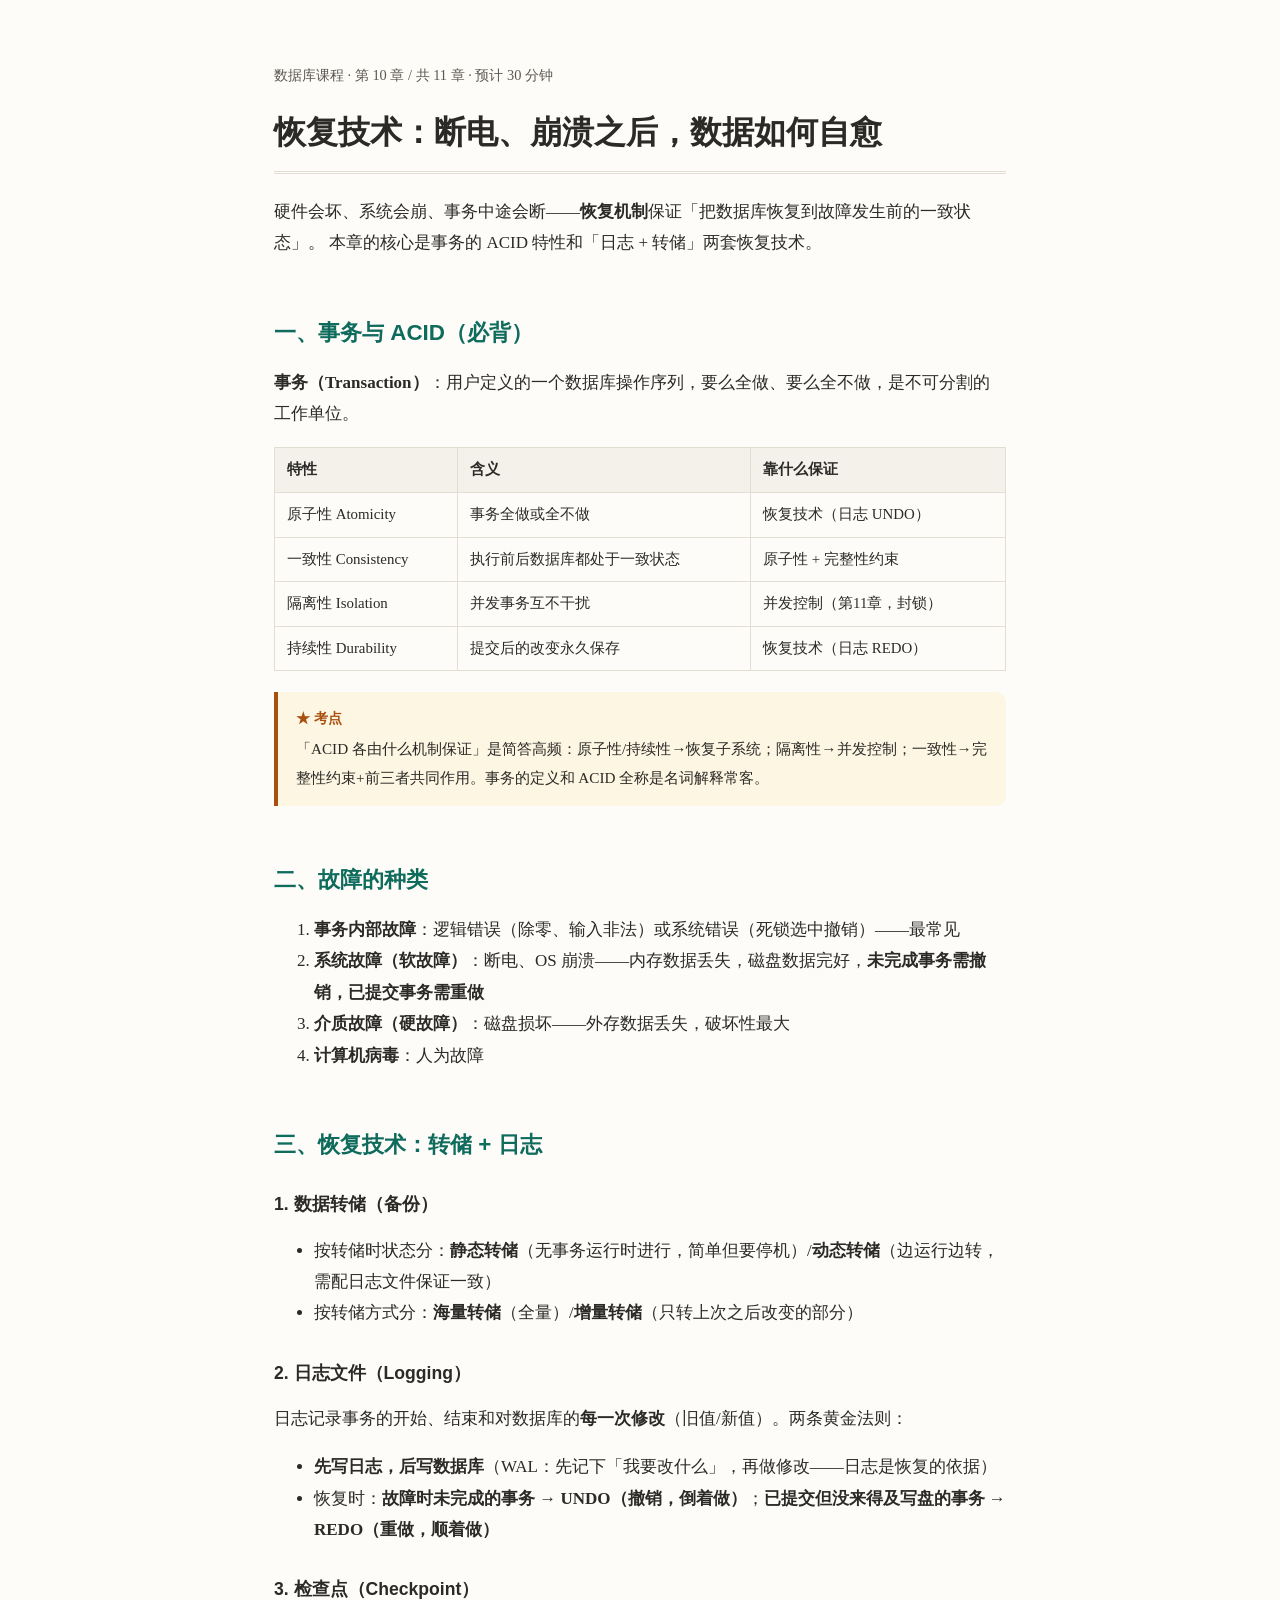
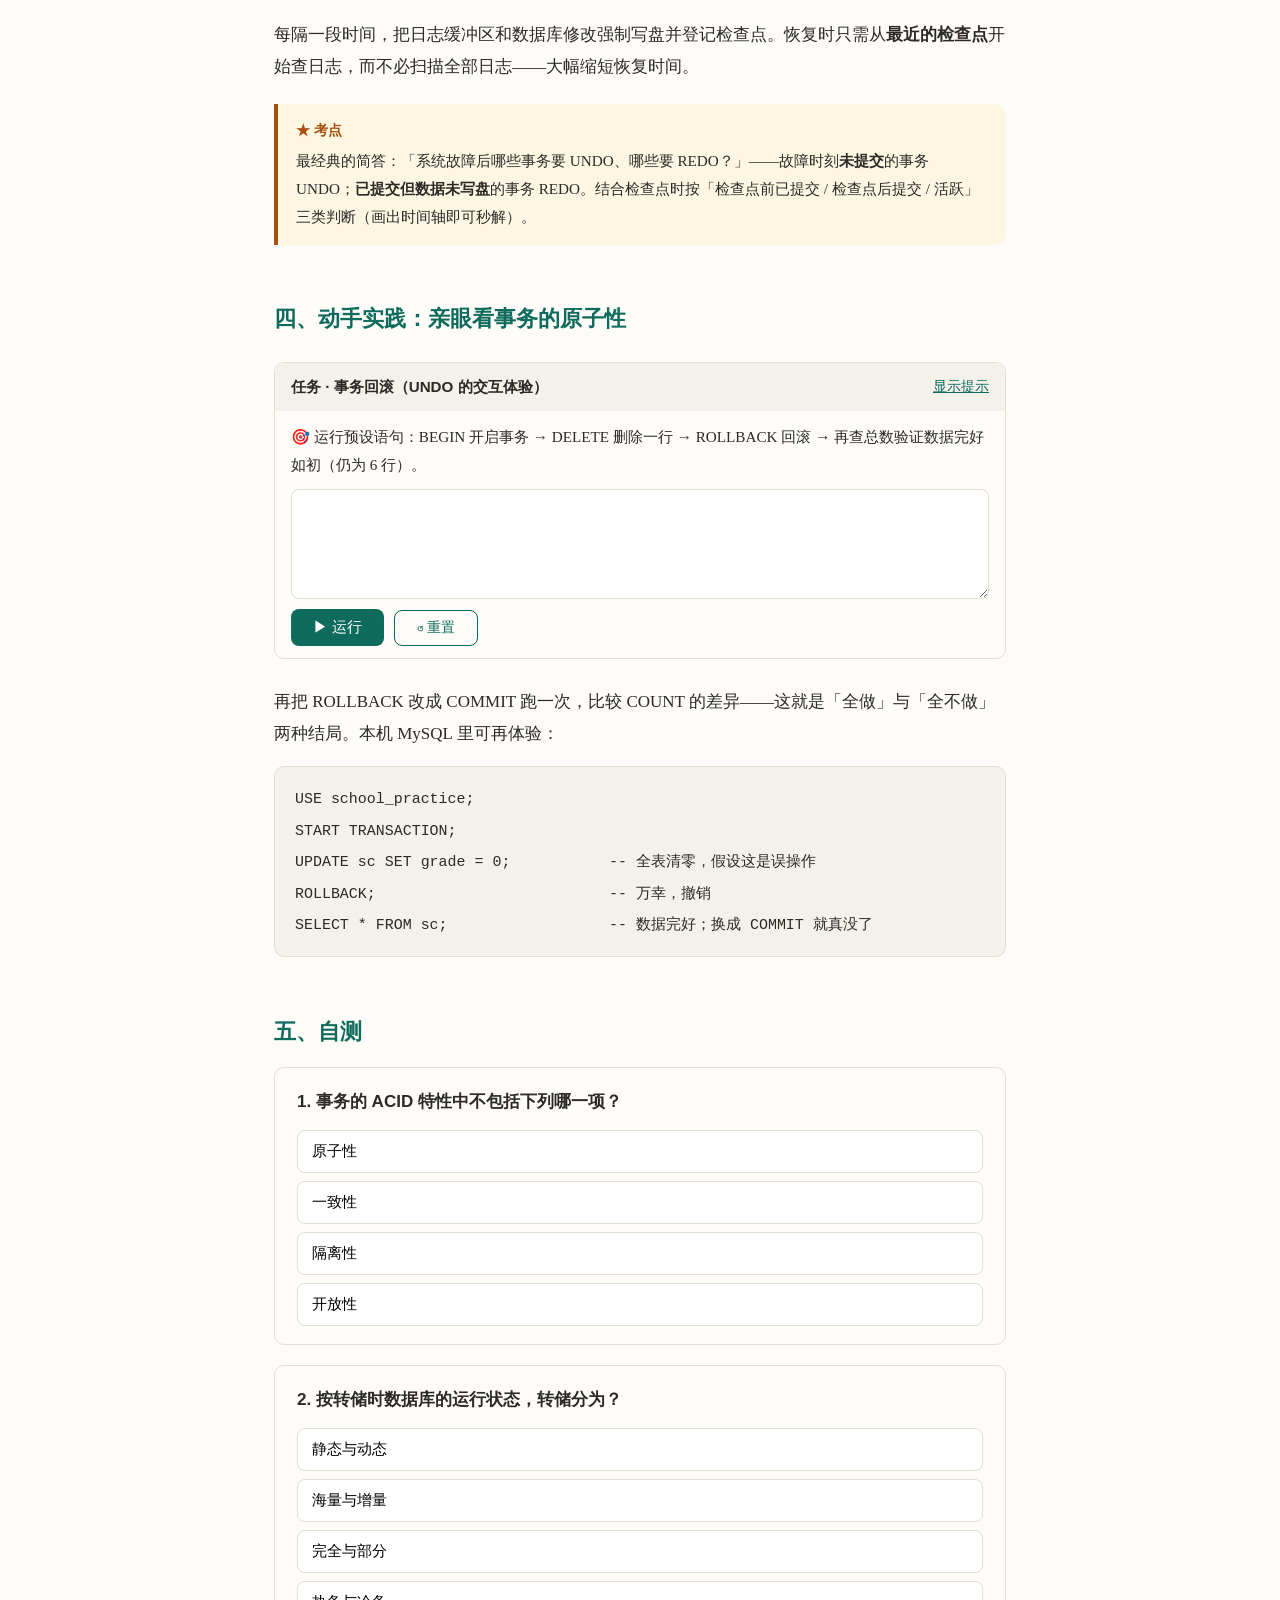
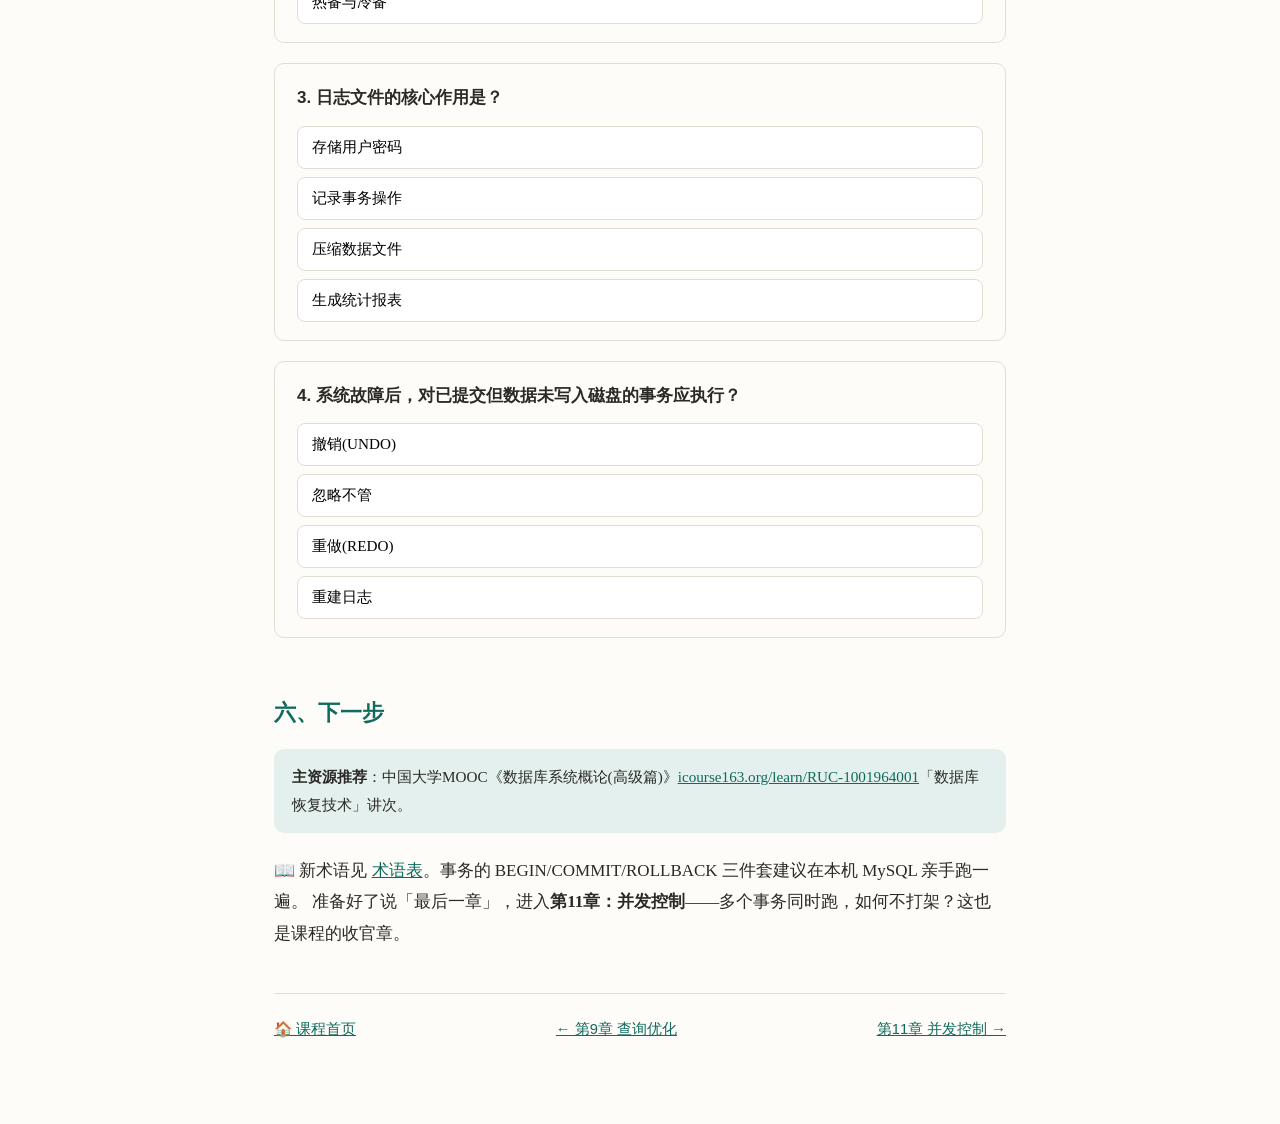
<file: lessons/0010-chapter10-recovery.html>
<!DOCTYPE html>
<html lang="zh-CN">
<head>
<meta charset="UTF-8">
<meta name="viewport" content="width=device-width, initial-scale=1.0">
<title>第10章 数据库恢复技术 · 数据库课程</title>
<link rel="stylesheet" href="../assets/course.css">
</head>
<body>
<div class="wrap">
<p class="meta">数据库课程 · 第 10 章 / 共 11 章 · 预计 30 分钟</p>
<h1>恢复技术：断电、崩溃之后，数据如何自愈</h1>

<p>硬件会坏、系统会崩、事务中途会断——<b>恢复机制</b>保证「把数据库恢复到故障发生前的一致状态」。
本章的核心是事务的 ACID 特性和「日志 + 转储」两套恢复技术。</p>

<h2>一、事务与 ACID（必背）</h2>

<p><b>事务（Transaction）</b>：用户定义的一个数据库操作序列，要么全做、要么全不做，是不可分割的工作单位。</p>

<table>
<tr><th>特性</th><th>含义</th><th>靠什么保证</th></tr>
<tr><td>原子性 Atomicity</td><td>事务全做或全不做</td><td>恢复技术（日志 UNDO）</td></tr>
<tr><td>一致性 Consistency</td><td>执行前后数据库都处于一致状态</td><td>原子性 + 完整性约束</td></tr>
<tr><td>隔离性 Isolation</td><td>并发事务互不干扰</td><td>并发控制（第11章，封锁）</td></tr>
<tr><td>持续性 Durability</td><td>提交后的改变永久保存</td><td>恢复技术（日志 REDO）</td></tr>
</table>

<div class="exam">「ACID 各由什么机制保证」是简答高频：原子性/持续性→恢复子系统；隔离性→并发控制；一致性→完整性约束+前三者共同作用。事务的定义和 ACID 全称是名词解释常客。</div>

<h2>二、故障的种类</h2>

<ol>
<li><b>事务内部故障</b>：逻辑错误（除零、输入非法）或系统错误（死锁选中撤销）——最常见</li>
<li><b>系统故障（软故障）</b>：断电、OS 崩溃——内存数据丢失，磁盘数据完好，<b>未完成事务需撤销，已提交事务需重做</b></li>
<li><b>介质故障（硬故障）</b>：磁盘损坏——外存数据丢失，破坏性最大</li>
<li><b>计算机病毒</b>：人为故障</li>
</ol>

<h2>三、恢复技术：转储 + 日志</h2>

<h3>1. 数据转储（备份）</h3>
<ul>
<li>按转储时状态分：<b>静态转储</b>（无事务运行时进行，简单但要停机）/<b>动态转储</b>（边运行边转，需配日志文件保证一致）</li>
<li>按转储方式分：<b>海量转储</b>（全量）/<b>增量转储</b>（只转上次之后改变的部分）</li>
</ul>

<h3>2. 日志文件（Logging）</h3>
<p>日志记录事务的开始、结束和对数据库的<b>每一次修改</b>（旧值/新值）。两条黄金法则：</p>
<ul>
<li><b>先写日志，后写数据库</b>（WAL：先记下「我要改什么」，再做修改——日志是恢复的依据）</li>
<li>恢复时：<b>故障时未完成的事务 → UNDO（撤销，倒着做）</b>；<b>已提交但没来得及写盘的事务 → REDO（重做，顺着做）</b></li>
</ul>

<h3>3. 检查点（Checkpoint）</h3>
<p>每隔一段时间，把日志缓冲区和数据库修改强制写盘并登记检查点。恢复时只需从<b>最近的检查点</b>开始查日志，而不必扫描全部日志——大幅缩短恢复时间。</p>

<div class="exam">最经典的简答：「系统故障后哪些事务要 UNDO、哪些要 REDO？」——故障时刻<b>未提交</b>的事务 UNDO；<b>已提交但数据未写盘</b>的事务 REDO。结合检查点时按「检查点前已提交 / 检查点后提交 / 活跃」三类判断（画出时间轴即可秒解）。</div>

<h2>四、动手实践：亲眼看事务的原子性</h2>

<div class="sql-pg"
     data-setup="@demo10"
     data-title="任务 · 事务回滚（UNDO 的交互体验）"
     data-task="运行预设语句：BEGIN 开启事务 → DELETE 删除一行 → ROLLBACK 回滚 → 再查总数验证数据完好如初（仍为 6 行）。"
     data-hint="预设已写好完整序列：BEGIN; DELETE FROM sc WHERE sno='S1'; ROLLBACK; SELECT COUNT(*) FROM sc; —— 若把 ROLLBACK 换成 COMMIT，删除就永久生效。"
     data-expect="6"><textarea>BEGIN;
DELETE FROM sc WHERE sno='S1';
ROLLBACK;
SELECT COUNT(*) FROM sc;</textarea></div>

<p>再把 ROLLBACK 改成 COMMIT 跑一次，比较 COUNT 的差异——这就是「全做」与「全不做」两种结局。本机 MySQL 里可再体验：</p>
<pre><code>USE school_practice;
START TRANSACTION;
UPDATE sc SET grade = 0;           -- 全表清零，假设这是误操作
ROLLBACK;                          -- 万幸，撤销
SELECT * FROM sc;                  -- 数据完好；换成 COMMIT 就真没了</code></pre>

<h2>五、自测</h2>
<div class="quiz" data-quiz='[{"q":"事务的 ACID 特性中不包括下列哪一项？","opts":["原子性","一致性","隔离性","开放性"],"a":3,"exp":"ACID = 原子性(Atomicity)、一致性(Consistency)、隔离性(Isolation)、持续性(Durability)。开放性是干扰项。"},{"q":"按转储时数据库的运行状态，转储分为？","opts":["静态与动态","海量与增量","完全与部分","热备与冷备"],"a":0,"exp":"静态转储在无事务运行时进行；动态转储允许并发事务，需配合日志才能保证转储副本一致。海量/增量是按方式的分类。"},{"q":"日志文件的核心作用是？","opts":["存储用户密码","记录事务操作","压缩数据文件","生成统计报表"],"a":1,"exp":"日志登记事务开始/结束标志及每次修改的旧值新值，是 UNDO/REDO 恢复的依据。必须先写日志后写库。"},{"q":"系统故障后，对已提交但数据未写入磁盘的事务应执行？","opts":["撤销(UNDO)","忽略不管","重做(REDO)","重建日志"],"a":2,"exp":"已提交事务的结果必须持久（持续性），所以数据没落盘就 REDO 重演；故障时未提交的事务才 UNDO 撤销。"}]'></div>

<h2>六、下一步</h2>
<div class="tip">
<b>主资源推荐</b>：中国大学MOOC《数据库系统概论(高级篇)》<a href="https://www.icourse163.org/learn/RUC-1001964001">icourse163.org/learn/RUC-1001964001</a>「数据库恢复技术」讲次。
</div>
<p>📖 新术语见 <a href="../reference/glossary.html">术语表</a>。事务的 BEGIN/COMMIT/ROLLBACK 三件套建议在本机 MySQL 亲手跑一遍。
准备好了说「最后一章」，进入<b>第11章：并发控制</b>——多个事务同时跑，如何不打架？这也是课程的收官章。</p>

<div class="lesson-nav">
<a href="../index.html">🏠 课程首页</a>
<a href="../lessons/0009-chapter9-optimization.html">← 第9章 查询优化</a>
<a href="0011-chapter11-concurrency.html">第11章 并发控制 →</a>
</div>
</div>
<script>window.DEMO_SETUP10 = "CREATE TABLE sc(sno TEXT, cno TEXT, grade INT, PRIMARY KEY(sno,cno));INSERT INTO sc VALUES('S1','C1',92),('S1','C2',85),('S1','C3',76),('S2','C1',78),('S2','C2',65),('S3','C3',88);";</script>
<script>window.DEMO_SETUP = window.DEMO_SETUP10;</script>
<script src="../assets/sqljs/sql-wasm.js"></script>
<script src="../assets/sqljs/sql-wasm-b64.js"></script>
<script src="../assets/sql-playground.js"></script>
<script src="../assets/quiz.js"></script>
</body>
</html>
</file>
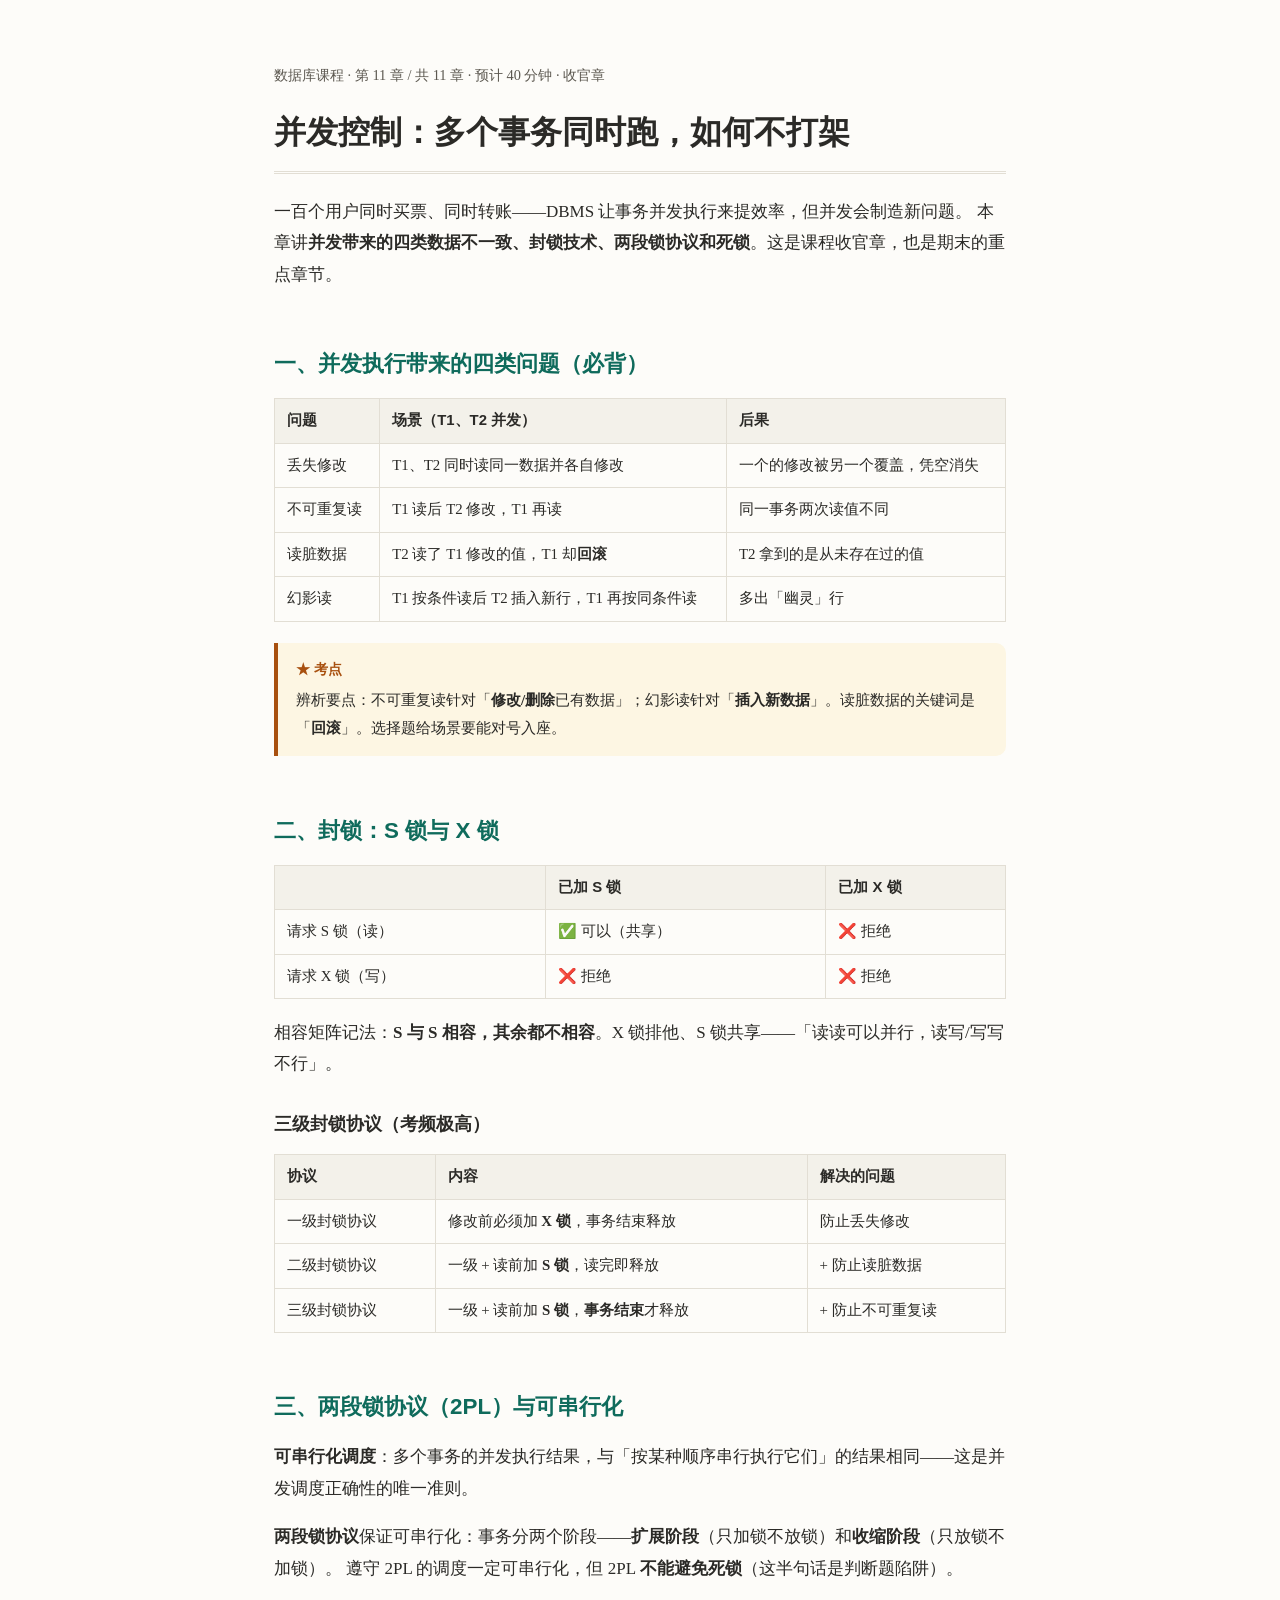
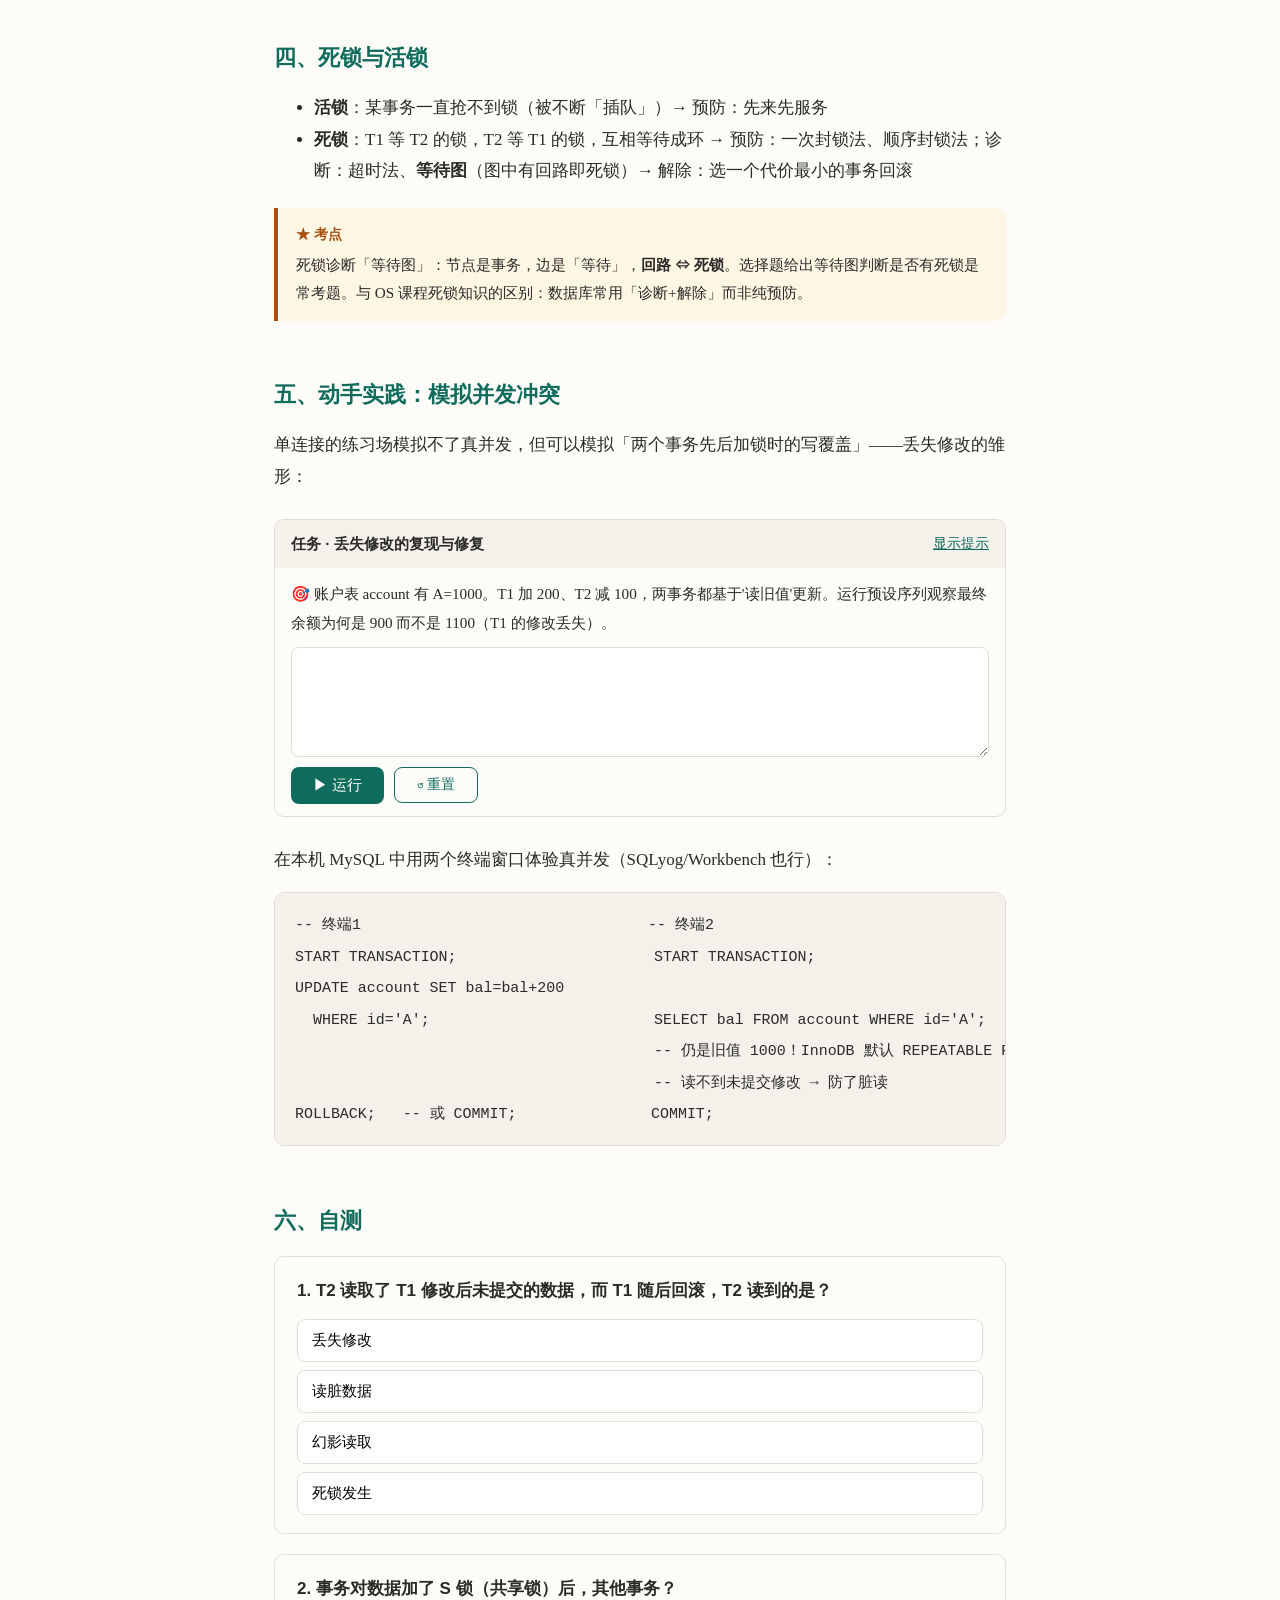
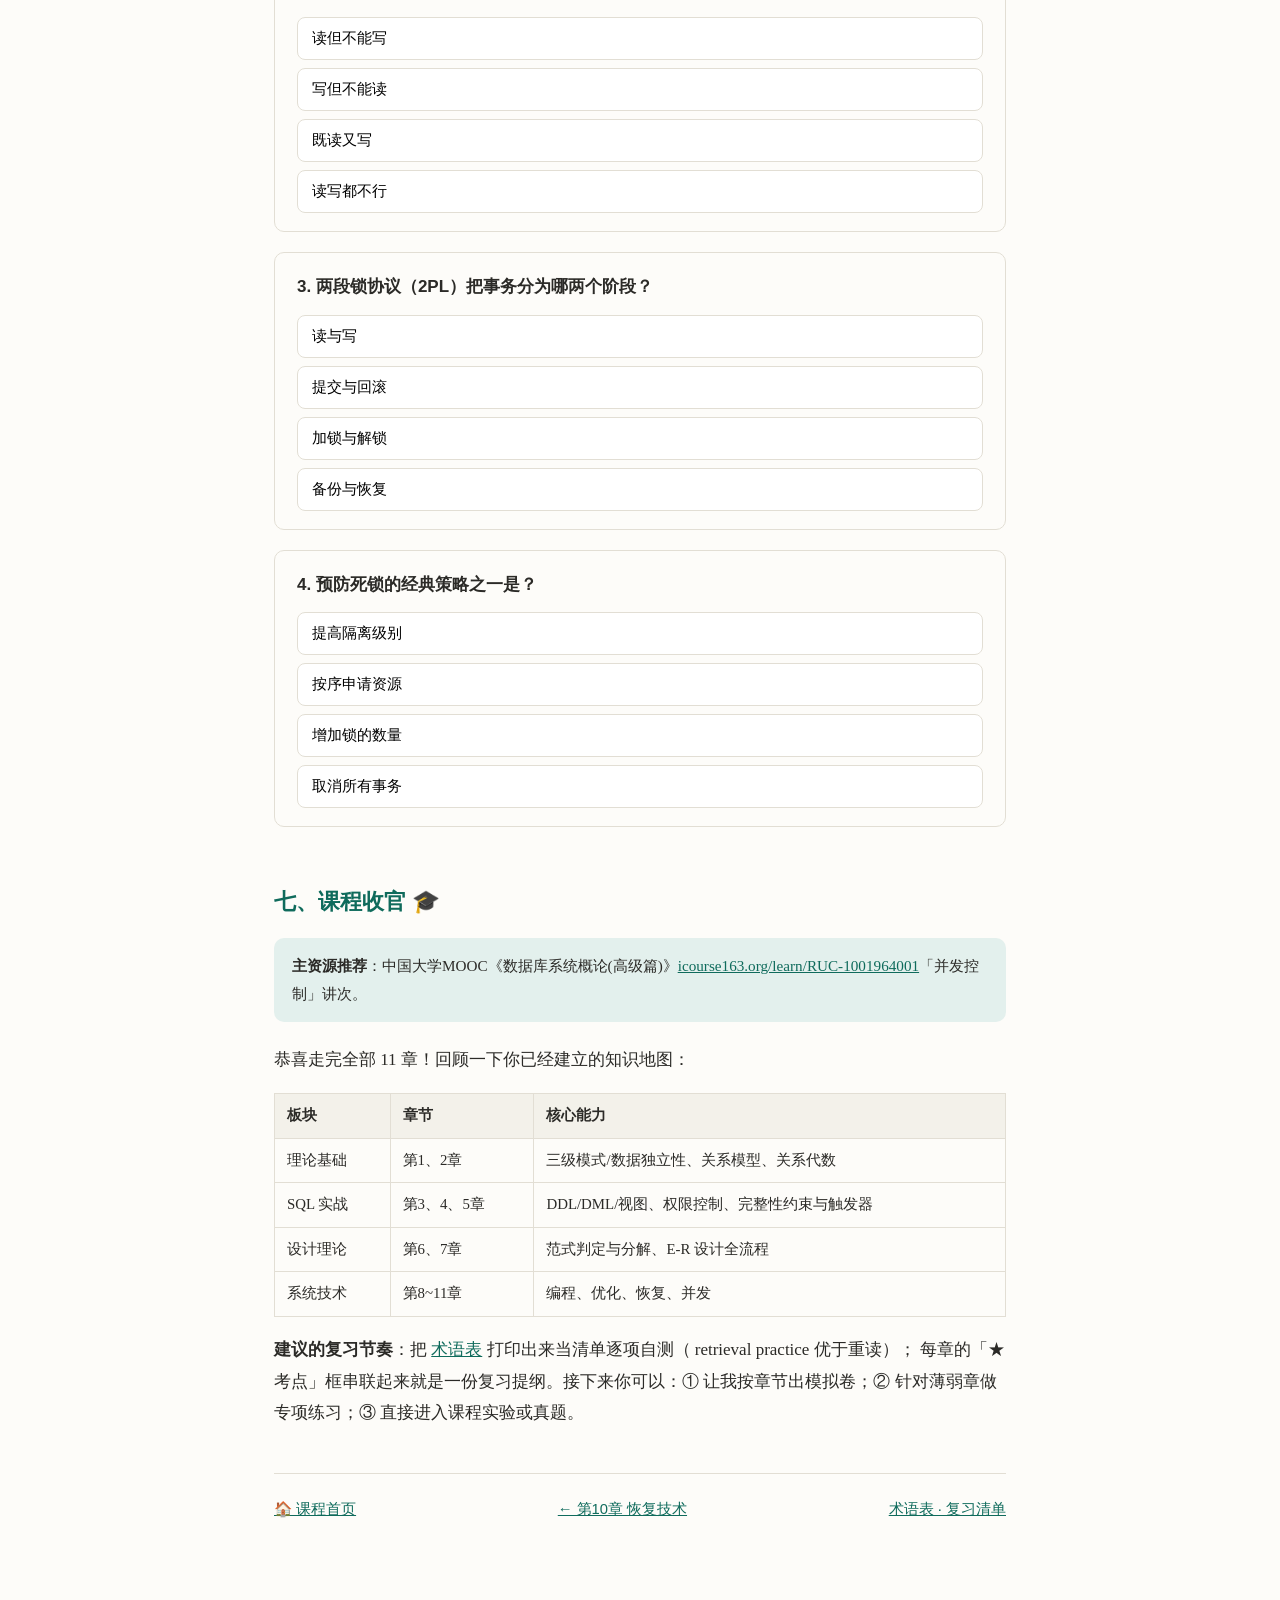
<file: lessons/0011-chapter11-concurrency.html>
<!DOCTYPE html>
<html lang="zh-CN">
<head>
<meta charset="UTF-8">
<meta name="viewport" content="width=device-width, initial-scale=1.0">
<title>第11章 并发控制 · 数据库课程</title>
<link rel="stylesheet" href="../assets/course.css">
</head>
<body>
<div class="wrap">
<p class="meta">数据库课程 · 第 11 章 / 共 11 章 · 预计 40 分钟 · 收官章</p>
<h1>并发控制：多个事务同时跑，如何不打架</h1>

<p>一百个用户同时买票、同时转账——DBMS 让事务并发执行来提效率，但并发会制造新问题。
本章讲<b>并发带来的四类数据不一致、封锁技术、两段锁协议和死锁</b>。这是课程收官章，也是期末的重点章节。</p>

<h2>一、并发执行带来的四类问题（必背）</h2>

<table>
<tr><th>问题</th><th>场景（T1、T2 并发）</th><th>后果</th></tr>
<tr><td>丢失修改</td><td>T1、T2 同时读同一数据并各自修改</td><td>一个的修改被另一个覆盖，凭空消失</td></tr>
<tr><td>不可重复读</td><td>T1 读后 T2 修改，T1 再读</td><td>同一事务两次读值不同</td></tr>
<tr><td>读脏数据</td><td>T2 读了 T1 修改的值，T1 却<b>回滚</b></td><td>T2 拿到的是从未存在过的值</td></tr>
<tr><td>幻影读</td><td>T1 按条件读后 T2 插入新行，T1 再按同条件读</td><td>多出「幽灵」行</td></tr>
</table>

<div class="exam">辨析要点：不可重复读针对「<b>修改/删除</b>已有数据」；幻影读针对「<b>插入新数据</b>」。读脏数据的关键词是「<b>回滚</b>」。选择题给场景要能对号入座。</div>

<h2>二、封锁：S 锁与 X 锁</h2>

<table>
<tr><th></th><th>已加 S 锁</th><th>已加 X 锁</th></tr>
<tr><td>请求 S 锁（读）</td><td>✅ 可以（共享）</td><td>❌ 拒绝</td></tr>
<tr><td>请求 X 锁（写）</td><td>❌ 拒绝</td><td>❌ 拒绝</td></tr>
</table>

<p>相容矩阵记法：<b>S 与 S 相容，其余都不相容</b>。X 锁排他、S 锁共享——「读读可以并行，读写/写写不行」。</p>

<h3>三级封锁协议（考频极高）</h3>
<table>
<tr><th>协议</th><th>内容</th><th>解决的问题</th></tr>
<tr><td>一级封锁协议</td><td>修改前必须加 <b>X 锁</b>，事务结束释放</td><td>防止丢失修改</td></tr>
<tr><td>二级封锁协议</td><td>一级 + 读前加 <b>S 锁</b>，读完即释放</td><td>+ 防止读脏数据</td></tr>
<tr><td>三级封锁协议</td><td>一级 + 读前加 <b>S 锁</b>，<b>事务结束</b>才释放</td><td>+ 防止不可重复读</td></tr>
</table>

<h2>三、两段锁协议（2PL）与可串行化</h2>

<p><b>可串行化调度</b>：多个事务的并发执行结果，与「按某种顺序串行执行它们」的结果相同——这是并发调度正确性的唯一准则。</p>
<p><b>两段锁协议</b>保证可串行化：事务分两个阶段——<b>扩展阶段</b>（只加锁不放锁）和<b>收缩阶段</b>（只放锁不加锁）。
遵守 2PL 的调度一定可串行化，但 2PL <b>不能避免死锁</b>（这半句话是判断题陷阱）。</p>

<h2>四、死锁与活锁</h2>

<ul>
<li><b>活锁</b>：某事务一直抢不到锁（被不断「插队」）→ 预防：先来先服务</li>
<li><b>死锁</b>：T1 等 T2 的锁，T2 等 T1 的锁，互相等待成环 → 预防：一次封锁法、顺序封锁法；诊断：超时法、<b>等待图</b>（图中有回路即死锁）→ 解除：选一个代价最小的事务回滚</li>
</ul>

<div class="exam">死锁诊断「等待图」：节点是事务，边是「等待」，<b>回路 ⇔ 死锁</b>。选择题给出等待图判断是否有死锁是常考题。与 OS 课程死锁知识的区别：数据库常用「诊断+解除」而非纯预防。</div>

<h2>五、动手实践：模拟并发冲突</h2>

<p>单连接的练习场模拟不了真并发，但可以模拟「两个事务先后加锁时的写覆盖」——丢失修改的雏形：</p>

<div class="sql-pg"
     data-setup="@demo11"
     data-title="任务 · 丢失修改的复现与修复"
     data-task="账户表 account 有 A=1000。T1 加 200、T2 减 100，两事务都基于'读旧值'更新。运行预设序列观察最终余额为何是 900 而不是 1100（T1 的修改丢失）。"
     data-hint="预设序列模拟了 T2 读到旧值 1000 后写回 900，覆盖了 T1 已写入的 1200。真实数据库中靠 X 锁/事务隔离防止这种交叉。修复方式：让 T2 必须等 T1 提交后才能读（对应一级封锁协议）。"
     data-expect="900"><textarea>-- T1: 读到 1000，加 200，写回 1200
UPDATE account SET bal = 1200 WHERE id='A';
-- T2: 此时也基于旧值 1000 计算（模拟并发交叉）
UPDATE account SET bal = 1000 - 100 WHERE id='A';
SELECT bal FROM account WHERE id='A';</textarea></div>

<p>在本机 MySQL 中用两个终端窗口体验真并发（SQLyog/Workbench 也行）：</p>
<pre><code>-- 终端1                                -- 终端2
START TRANSACTION;                      START TRANSACTION;
UPDATE account SET bal=bal+200
  WHERE id='A';                         SELECT bal FROM account WHERE id='A';
                                        -- 仍是旧值 1000！InnoDB 默认 REPEATABLE READ
                                        -- 读不到未提交修改 → 防了脏读
ROLLBACK;   -- 或 COMMIT;               COMMIT;</code></pre>

<h2>六、自测</h2>
<div class="quiz" data-quiz='[{"q":"T2 读取了 T1 修改后未提交的数据，而 T1 随后回滚，T2 读到的是？","opts":["丢失修改","读脏数据","幻影读取","死锁发生"],"a":1,"exp":"读到随后被回滚、从未真正存在的数据，就是读脏数据。丢失修改是修改被覆盖；幻影读与插入新行有关。"},{"q":"事务对数据加了 S 锁（共享锁）后，其他事务？","opts":["读但不能写","写但不能读","既读又写","读写都不行"],"a":0,"exp":"S 与 S 相容：可再共享读；但与 X 不相容，任何人（含持锁者外的写请求）都不能写。X 锁则与一切不相容。"},{"q":"两段锁协议（2PL）把事务分为哪两个阶段？","opts":["读与写","提交与回滚","加锁与解锁","备份与恢复"],"a":2,"exp":"扩展阶段只加锁不放锁，收缩阶段只放锁不加锁。遵守 2PL 的调度一定可串行化，但 2PL 不能避免死锁。"},{"q":"预防死锁的经典策略之一是？","opts":["提高隔离级别","按序申请资源","增加锁的数量","取消所有事务"],"a":1,"exp":"一次封锁法（一次性申请全部所需锁）和顺序封锁法（按固定顺序申请）是数据库死锁的预防策略；诊断则用等待图找回路。"}]'></div>

<h2>七、课程收官 🎓</h2>

<div class="tip">
<b>主资源推荐</b>：中国大学MOOC《数据库系统概论(高级篇)》<a href="https://www.icourse163.org/learn/RUC-1001964001">icourse163.org/learn/RUC-1001964001</a>「并发控制」讲次。
</div>

<p>恭喜走完全部 11 章！回顾一下你已经建立的知识地图：</p>
<table>
<tr><th>板块</th><th>章节</th><th>核心能力</th></tr>
<tr><td>理论基础</td><td>第1、2章</td><td>三级模式/数据独立性、关系模型、关系代数</td></tr>
<tr><td>SQL 实战</td><td>第3、4、5章</td><td>DDL/DML/视图、权限控制、完整性约束与触发器</td></tr>
<tr><td>设计理论</td><td>第6、7章</td><td>范式判定与分解、E-R 设计全流程</td></tr>
<tr><td>系统技术</td><td>第8~11章</td><td>编程、优化、恢复、并发</td></tr>
</table>

<p><b>建议的复习节奏</b>：把 <a href="../reference/glossary.html">术语表</a> 打印出来当清单逐项自测（ retrieval practice 优于重读）；
每章的「★ 考点」框串联起来就是一份复习提纲。接下来你可以：① 让我按章节出模拟卷；② 针对薄弱章做专项练习；③ 直接进入课程实验或真题。</p>

<div class="lesson-nav">
<a href="../index.html">🏠 课程首页</a>
<a href="../lessons/0010-chapter10-recovery.html">← 第10章 恢复技术</a>
<a href="../reference/glossary.html">术语表 · 复习清单</a>
</div>
</div>
<script>window.DEMO_SETUP11 = "CREATE TABLE account(id TEXT PRIMARY KEY, bal INT);INSERT INTO account VALUES('A',1000);";</script>
<script>window.DEMO_SETUP = window.DEMO_SETUP11;</script>
<script src="../assets/sqljs/sql-wasm.js"></script>
<script src="../assets/sqljs/sql-wasm-b64.js"></script>
<script src="../assets/sql-playground.js"></script>
<script src="../assets/quiz.js"></script>
</body>
</html>
</file>
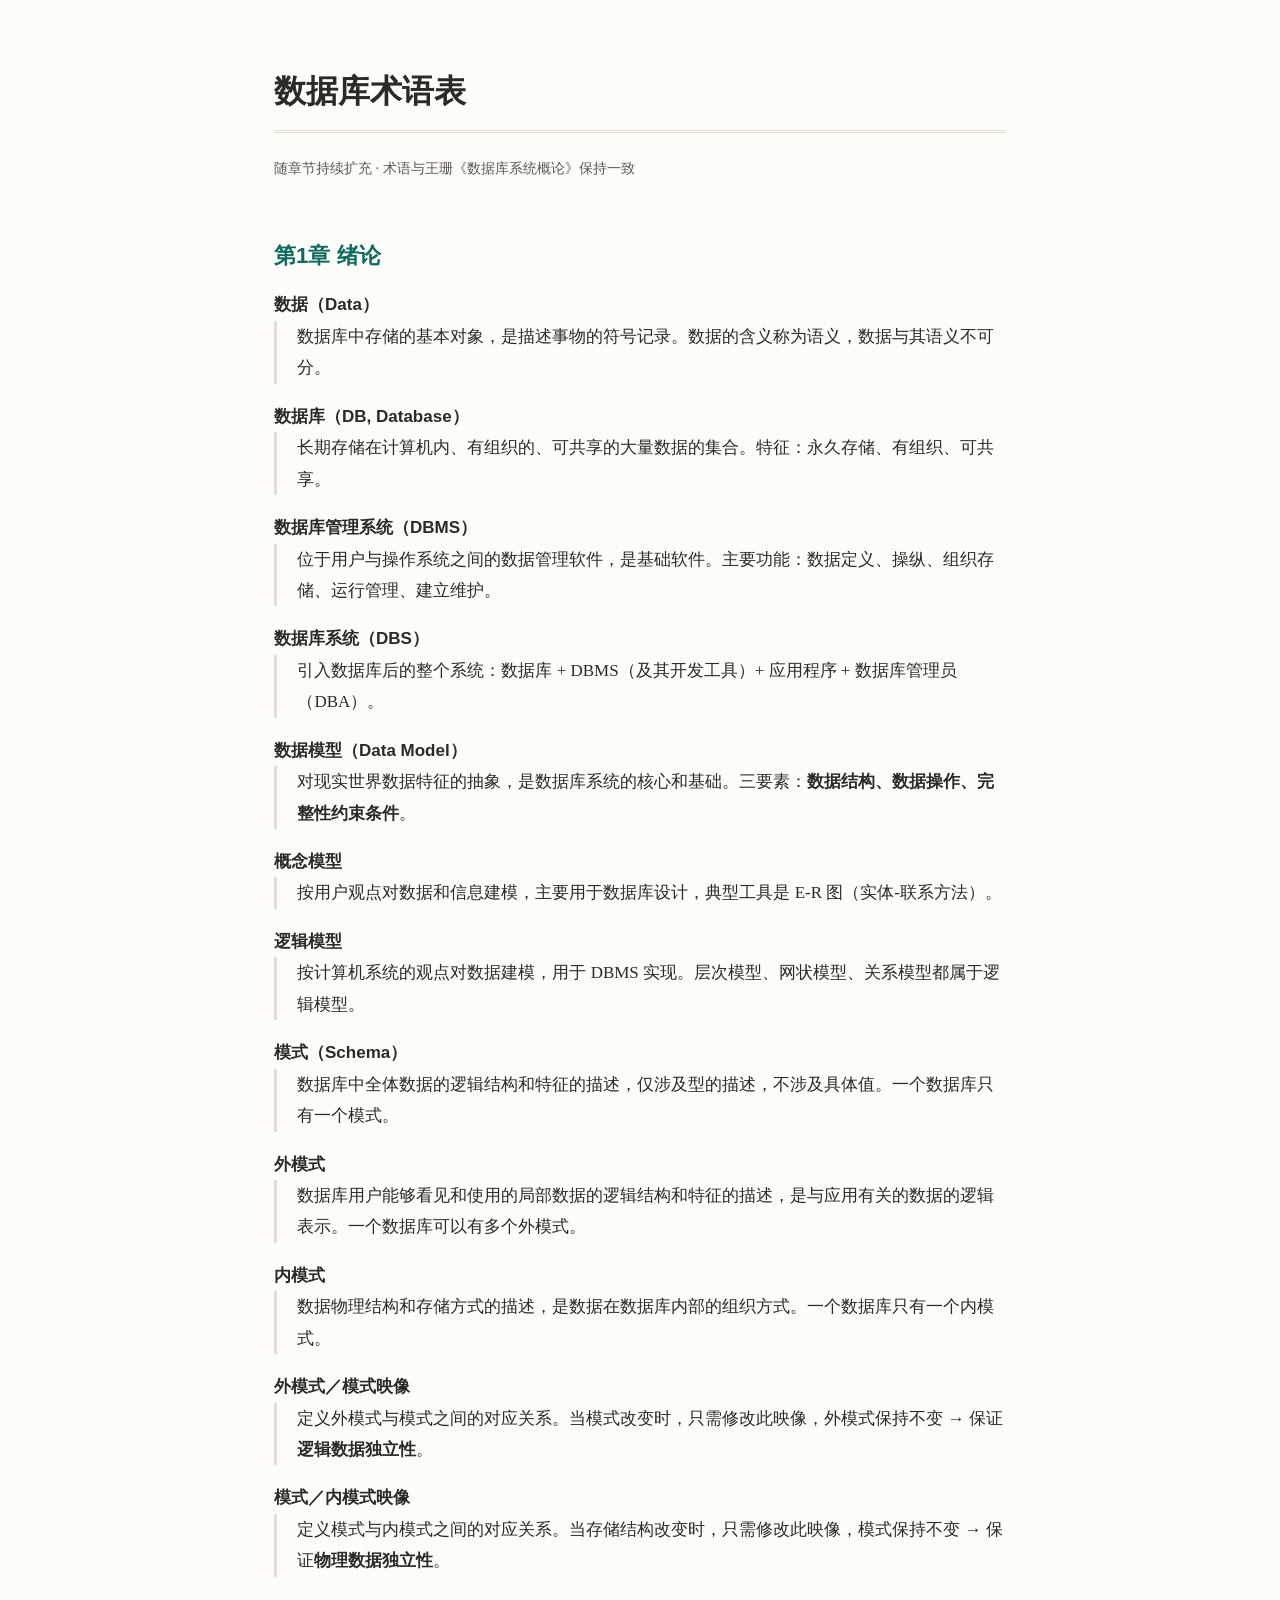
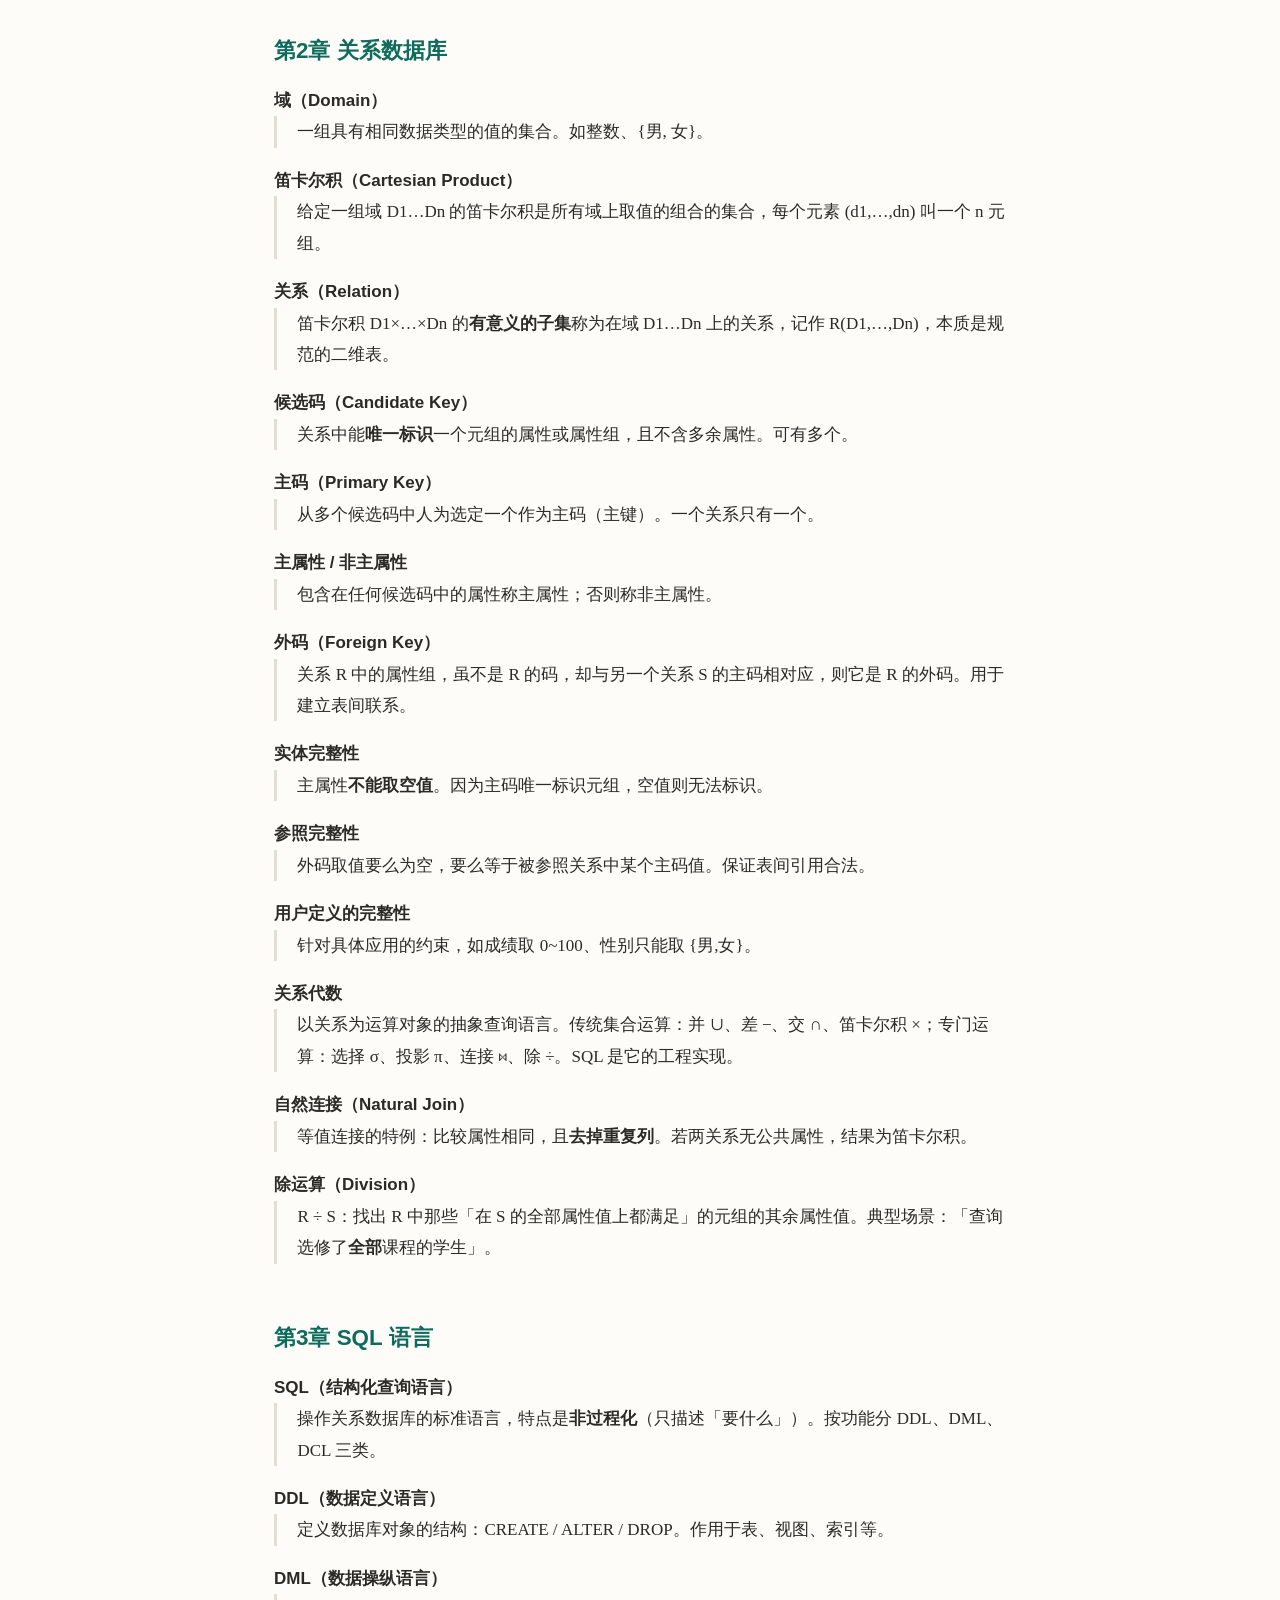
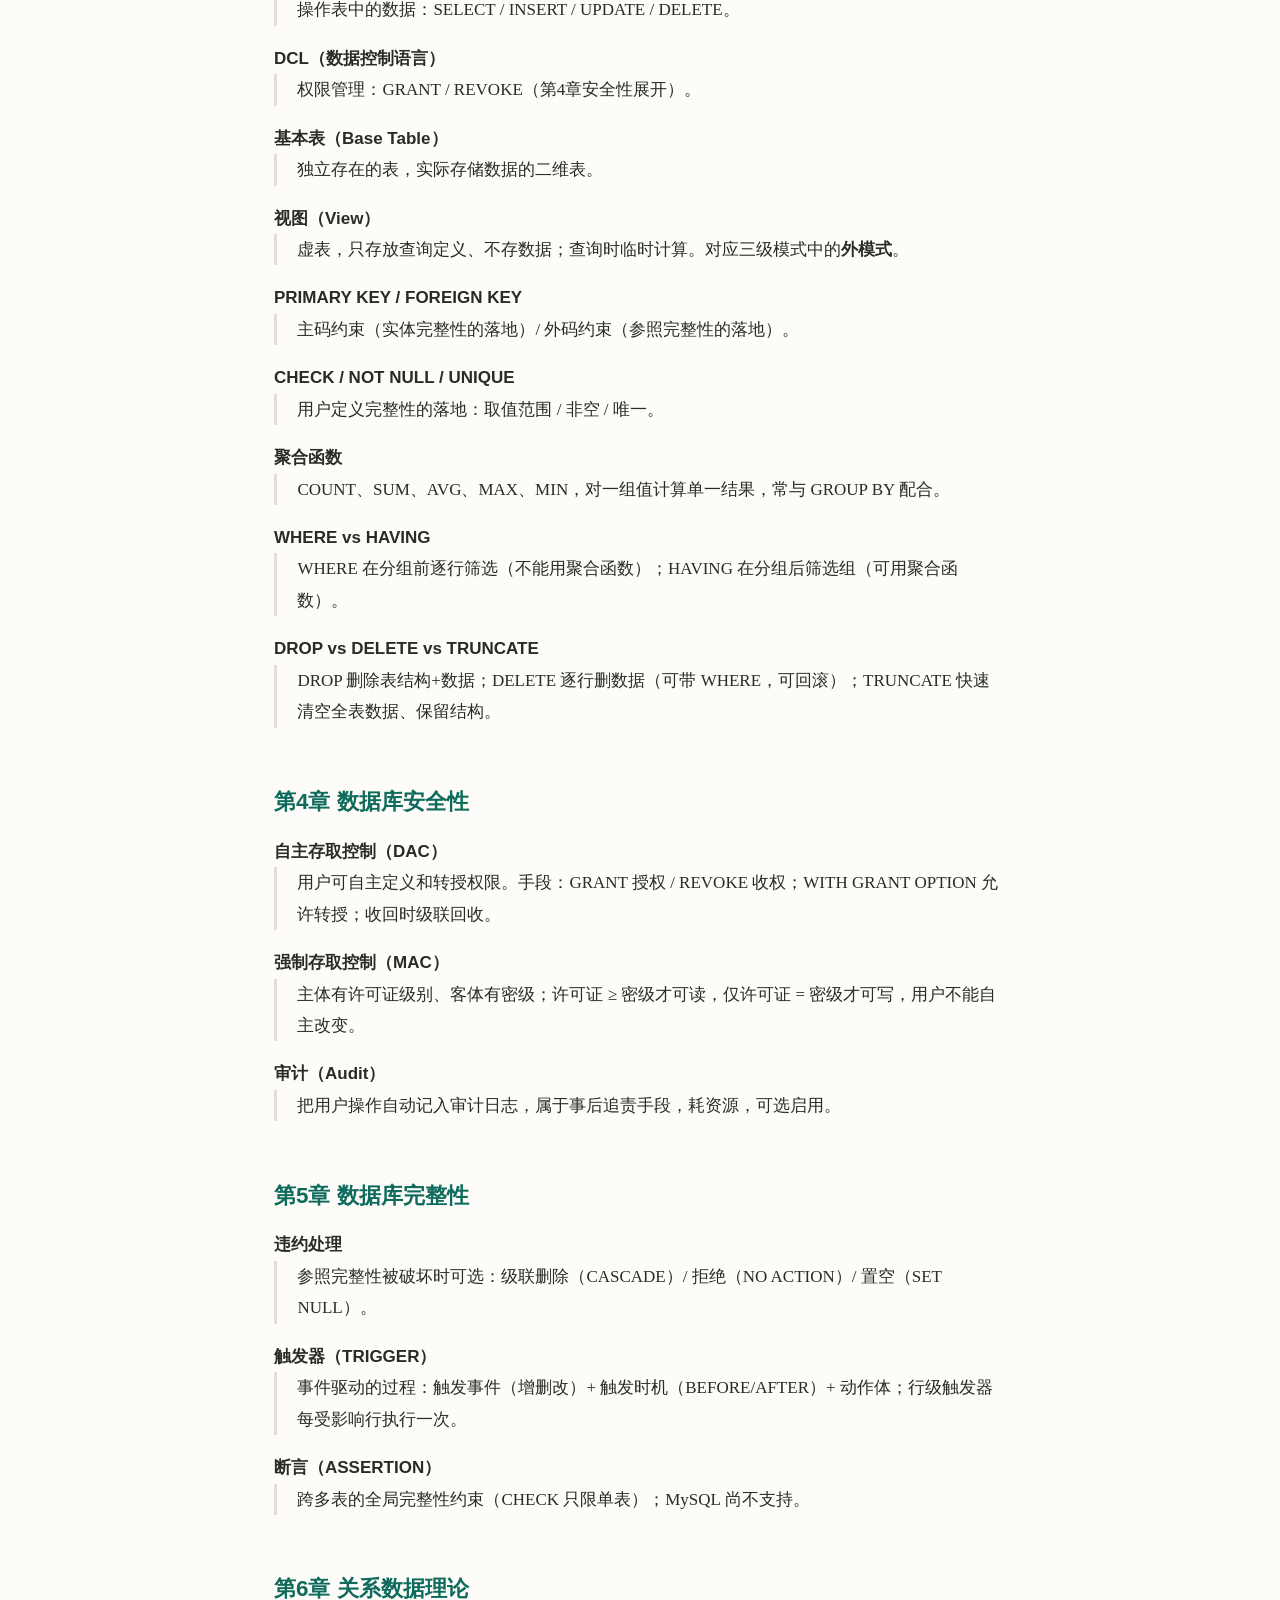
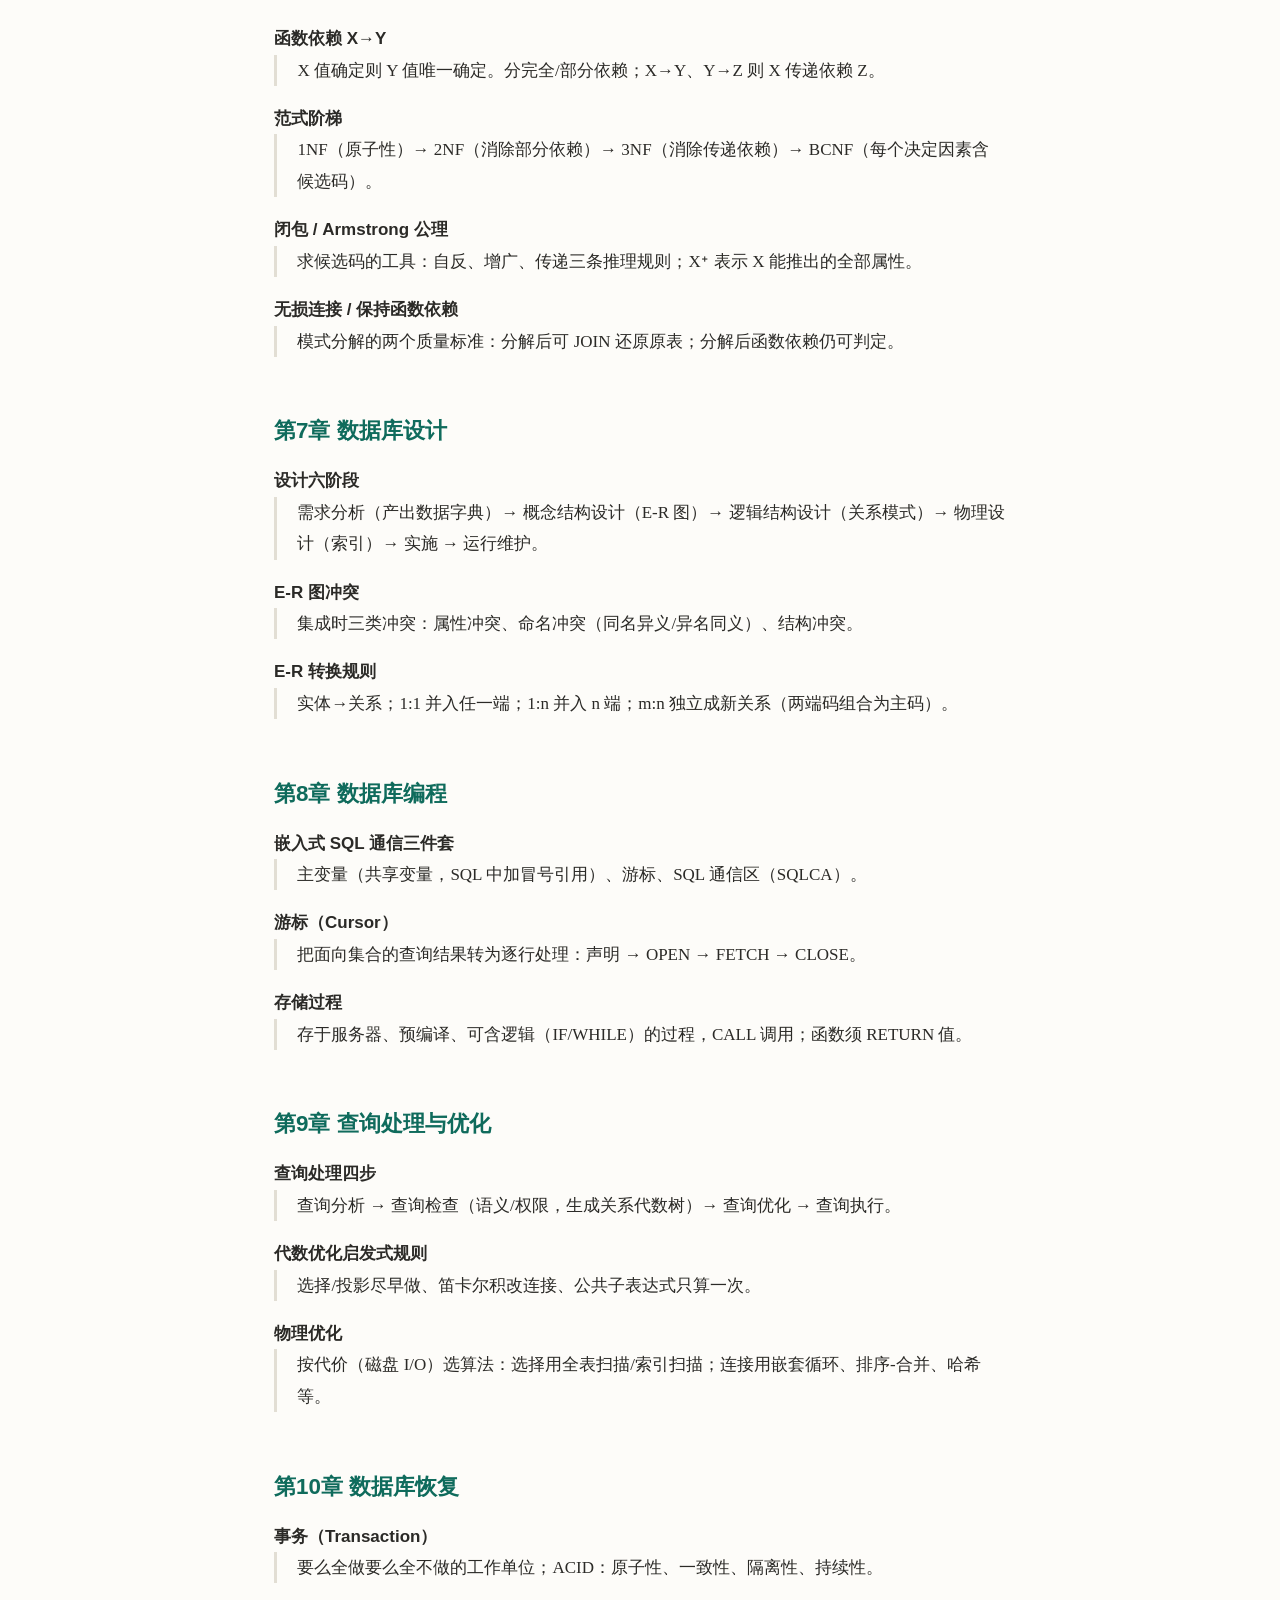
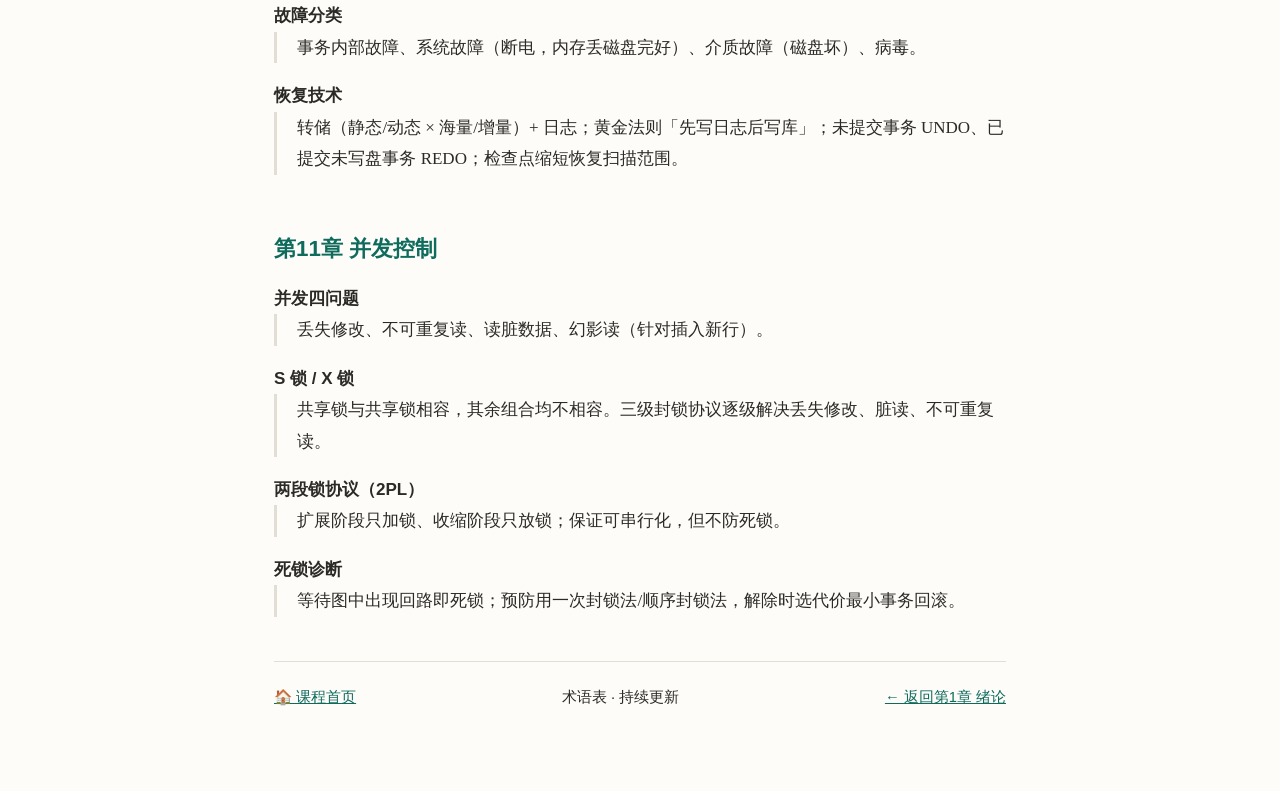
<file: reference/glossary.html>
<!DOCTYPE html>
<html lang="zh-CN">
<head>
<meta charset="UTF-8">
<meta name="viewport" content="width=device-width, initial-scale=1.0">
<title>数据库课程 · 术语表</title>
<link rel="stylesheet" href="../assets/course.css">
</head>
<body>
<div class="wrap">
<h1>数据库术语表</h1>
<p class="meta">随章节持续扩充 · 术语与王珊《数据库系统概论》保持一致</p>

<h2>第1章 绪论</h2>
<dl>
<dt>数据（Data）</dt>
<dd>数据库中存储的基本对象，是描述事物的符号记录。数据的含义称为语义，数据与其语义不可分。</dd>
<dt>数据库（DB, Database）</dt>
<dd>长期存储在计算机内、有组织的、可共享的大量数据的集合。特征：永久存储、有组织、可共享。</dd>
<dt>数据库管理系统（DBMS）</dt>
<dd>位于用户与操作系统之间的数据管理软件，是基础软件。主要功能：数据定义、操纵、组织存储、运行管理、建立维护。</dd>
<dt>数据库系统（DBS）</dt>
<dd>引入数据库后的整个系统：数据库 + DBMS（及其开发工具）+ 应用程序 + 数据库管理员（DBA）。</dd>
<dt>数据模型（Data Model）</dt>
<dd>对现实世界数据特征的抽象，是数据库系统的核心和基础。三要素：<b>数据结构、数据操作、完整性约束条件</b>。</dd>
<dt>概念模型</dt>
<dd>按用户观点对数据和信息建模，主要用于数据库设计，典型工具是 E-R 图（实体-联系方法）。</dd>
<dt>逻辑模型</dt>
<dd>按计算机系统的观点对数据建模，用于 DBMS 实现。层次模型、网状模型、关系模型都属于逻辑模型。</dd>
<dt>模式（Schema）</dt>
<dd>数据库中全体数据的逻辑结构和特征的描述，仅涉及型的描述，不涉及具体值。一个数据库只有一个模式。</dd>
<dt>外模式</dt>
<dd>数据库用户能够看见和使用的局部数据的逻辑结构和特征的描述，是与应用有关的数据的逻辑表示。一个数据库可以有多个外模式。</dd>
<dt>内模式</dt>
<dd>数据物理结构和存储方式的描述，是数据在数据库内部的组织方式。一个数据库只有一个内模式。</dd>
<dt>外模式／模式映像</dt>
<dd>定义外模式与模式之间的对应关系。当模式改变时，只需修改此映像，外模式保持不变 → 保证<b>逻辑数据独立性</b>。</dd>
<dt>模式／内模式映像</dt>
<dd>定义模式与内模式之间的对应关系。当存储结构改变时，只需修改此映像，模式保持不变 → 保证<b>物理数据独立性</b>。</dd>
</dl>

<h2>第2章 关系数据库</h2>
<dl>
<dt>域（Domain）</dt>
<dd>一组具有相同数据类型的值的集合。如整数、{男, 女}。</dd>
<dt>笛卡尔积（Cartesian Product）</dt>
<dd>给定一组域 D1…Dn 的笛卡尔积是所有域上取值的组合的集合，每个元素 (d1,…,dn) 叫一个 n 元组。</dd>
<dt>关系（Relation）</dt>
<dd>笛卡尔积 D1×…×Dn 的<b>有意义的子集</b>称为在域 D1…Dn 上的关系，记作 R(D1,…,Dn)，本质是规范的二维表。</dd>
<dt>候选码（Candidate Key）</dt>
<dd>关系中能<b>唯一标识</b>一个元组的属性或属性组，且不含多余属性。可有多个。</dd>
<dt>主码（Primary Key）</dt>
<dd>从多个候选码中人为选定一个作为主码（主键）。一个关系只有一个。</dd>
<dt>主属性 / 非主属性</dt>
<dd>包含在任何候选码中的属性称主属性；否则称非主属性。</dd>
<dt>外码（Foreign Key）</dt>
<dd>关系 R 中的属性组，虽不是 R 的码，却与另一个关系 S 的主码相对应，则它是 R 的外码。用于建立表间联系。</dd>
<dt>实体完整性</dt>
<dd>主属性<b>不能取空值</b>。因为主码唯一标识元组，空值则无法标识。</dd>
<dt>参照完整性</dt>
<dd>外码取值要么为空，要么等于被参照关系中某个主码值。保证表间引用合法。</dd>
<dt>用户定义的完整性</dt>
<dd>针对具体应用的约束，如成绩取 0~100、性别只能取 {男,女}。</dd>
<dt>关系代数</dt>
<dd>以关系为运算对象的抽象查询语言。传统集合运算：并 ∪、差 −、交 ∩、笛卡尔积 ×；专门运算：选择 σ、投影 π、连接 ⋈、除 ÷。SQL 是它的工程实现。</dd>
<dt>自然连接（Natural Join）</dt>
<dd>等值连接的特例：比较属性相同，且<b>去掉重复列</b>。若两关系无公共属性，结果为笛卡尔积。</dd>
<dt>除运算（Division）</dt>
<dd>R ÷ S：找出 R 中那些「在 S 的全部属性值上都满足」的元组的其余属性值。典型场景：「查询选修了<b>全部</b>课程的学生」。</dd>
</dl>

<h2>第3章 SQL 语言</h2>
<dl>
<dt>SQL（结构化查询语言）</dt>
<dd>操作关系数据库的标准语言，特点是<b>非过程化</b>（只描述「要什么」）。按功能分 DDL、DML、DCL 三类。</dd>
<dt>DDL（数据定义语言）</dt>
<dd>定义数据库对象的结构：CREATE / ALTER / DROP。作用于表、视图、索引等。</dd>
<dt>DML（数据操纵语言）</dt>
<dd>操作表中的数据：SELECT / INSERT / UPDATE / DELETE。</dd>
<dt>DCL（数据控制语言）</dt>
<dd>权限管理：GRANT / REVOKE（第4章安全性展开）。</dd>
<dt>基本表（Base Table）</dt>
<dd>独立存在的表，实际存储数据的二维表。</dd>
<dt>视图（View）</dt>
<dd>虚表，只存放查询定义、不存数据；查询时临时计算。对应三级模式中的<b>外模式</b>。</dd>
<dt>PRIMARY KEY / FOREIGN KEY</dt>
<dd>主码约束（实体完整性的落地）/ 外码约束（参照完整性的落地）。</dd>
<dt>CHECK / NOT NULL / UNIQUE</dt>
<dd>用户定义完整性的落地：取值范围 / 非空 / 唯一。</dd>
<dt>聚合函数</dt>
<dd>COUNT、SUM、AVG、MAX、MIN，对一组值计算单一结果，常与 GROUP BY 配合。</dd>
<dt>WHERE vs HAVING</dt>
<dd>WHERE 在分组前逐行筛选（不能用聚合函数）；HAVING 在分组后筛选组（可用聚合函数）。</dd>
<dt>DROP vs DELETE vs TRUNCATE</dt>
<dd>DROP 删除表结构+数据；DELETE 逐行删数据（可带 WHERE，可回滚）；TRUNCATE 快速清空全表数据、保留结构。</dd>
</dl>

<h2>第4章 数据库安全性</h2>
<dl>
<dt>自主存取控制（DAC）</dt>
<dd>用户可自主定义和转授权限。手段：GRANT 授权 / REVOKE 收权；WITH GRANT OPTION 允许转授；收回时级联回收。</dd>
<dt>强制存取控制（MAC）</dt>
<dd>主体有许可证级别、客体有密级；许可证 ≥ 密级才可读，仅许可证 = 密级才可写，用户不能自主改变。</dd>
<dt>审计（Audit）</dt>
<dd>把用户操作自动记入审计日志，属于事后追责手段，耗资源，可选启用。</dd>
</dl>

<h2>第5章 数据库完整性</h2>
<dl>
<dt>违约处理</dt>
<dd>参照完整性被破坏时可选：级联删除（CASCADE）/ 拒绝（NO ACTION）/ 置空（SET NULL）。</dd>
<dt>触发器（TRIGGER）</dt>
<dd>事件驱动的过程：触发事件（增删改）+ 触发时机（BEFORE/AFTER）+ 动作体；行级触发器每受影响行执行一次。</dd>
<dt>断言（ASSERTION）</dt>
<dd>跨多表的全局完整性约束（CHECK 只限单表）；MySQL 尚不支持。</dd>
</dl>

<h2>第6章 关系数据理论</h2>
<dl>
<dt>函数依赖 X→Y</dt>
<dd>X 值确定则 Y 值唯一确定。分完全/部分依赖；X→Y、Y→Z 则 X 传递依赖 Z。</dd>
<dt>范式阶梯</dt>
<dd>1NF（原子性）→ 2NF（消除部分依赖）→ 3NF（消除传递依赖）→ BCNF（每个决定因素含候选码）。</dd>
<dt>闭包 / Armstrong 公理</dt>
<dd>求候选码的工具：自反、增广、传递三条推理规则；X⁺ 表示 X 能推出的全部属性。</dd>
<dt>无损连接 / 保持函数依赖</dt>
<dd>模式分解的两个质量标准：分解后可 JOIN 还原原表；分解后函数依赖仍可判定。</dd>
</dl>

<h2>第7章 数据库设计</h2>
<dl>
<dt>设计六阶段</dt>
<dd>需求分析（产出数据字典）→ 概念结构设计（E-R 图）→ 逻辑结构设计（关系模式）→ 物理设计（索引）→ 实施 → 运行维护。</dd>
<dt>E-R 图冲突</dt>
<dd>集成时三类冲突：属性冲突、命名冲突（同名异义/异名同义）、结构冲突。</dd>
<dt>E-R 转换规则</dt>
<dd>实体→关系；1:1 并入任一端；1:n 并入 n 端；m:n 独立成新关系（两端码组合为主码）。</dd>
</dl>

<h2>第8章 数据库编程</h2>
<dl>
<dt>嵌入式 SQL 通信三件套</dt>
<dd>主变量（共享变量，SQL 中加冒号引用）、游标、SQL 通信区（SQLCA）。</dd>
<dt>游标（Cursor）</dt>
<dd>把面向集合的查询结果转为逐行处理：声明 → OPEN → FETCH → CLOSE。</dd>
<dt>存储过程</dt>
<dd>存于服务器、预编译、可含逻辑（IF/WHILE）的过程，CALL 调用；函数须 RETURN 值。</dd>
</dl>

<h2>第9章 查询处理与优化</h2>
<dl>
<dt>查询处理四步</dt>
<dd>查询分析 → 查询检查（语义/权限，生成关系代数树）→ 查询优化 → 查询执行。</dd>
<dt>代数优化启发式规则</dt>
<dd>选择/投影尽早做、笛卡尔积改连接、公共子表达式只算一次。</dd>
<dt>物理优化</dt>
<dd>按代价（磁盘 I/O）选算法：选择用全表扫描/索引扫描；连接用嵌套循环、排序-合并、哈希等。</dd>
</dl>

<h2>第10章 数据库恢复</h2>
<dl>
<dt>事务（Transaction）</dt>
<dd>要么全做要么全不做的工作单位；ACID：原子性、一致性、隔离性、持续性。</dd>
<dt>故障分类</dt>
<dd>事务内部故障、系统故障（断电，内存丢磁盘完好）、介质故障（磁盘坏）、病毒。</dd>
<dt>恢复技术</dt>
<dd>转储（静态/动态 × 海量/增量）+ 日志；黄金法则「先写日志后写库」；未提交事务 UNDO、已提交未写盘事务 REDO；检查点缩短恢复扫描范围。</dd>
</dl>

<h2>第11章 并发控制</h2>
<dl>
<dt>并发四问题</dt>
<dd>丢失修改、不可重复读、读脏数据、幻影读（针对插入新行）。</dd>
<dt>S 锁 / X 锁</dt>
<dd>共享锁与共享锁相容，其余组合均不相容。三级封锁协议逐级解决丢失修改、脏读、不可重复读。</dd>
<dt>两段锁协议（2PL）</dt>
<dd>扩展阶段只加锁、收缩阶段只放锁；保证可串行化，但不防死锁。</dd>
<dt>死锁诊断</dt>
<dd>等待图中出现回路即死锁；预防用一次封锁法/顺序封锁法，解除时选代价最小事务回滚。</dd>
</dl>

<div class="lesson-nav">
<a href="../index.html">🏠 课程首页</a>
<span>术语表 · 持续更新</span>
<a href="../lessons/0001-chapter1-introduction.html">← 返回第1章 绪论</a>
</div>
</div>
</body>
</html>
</file>
<file: assets/course.css>
/* ============ 数据库课程共享样式表 ============ */
:root {
  --paper: #fdfcf9;
  --ink: #2b2a27;
  --ink-soft: #5c5850;
  --accent: #0f6b5c;
  --accent-soft: #e3f0ed;
  --warn: #a8500f;
  --warn-soft: #fbeee0;
  --line: #e2ded4;
  --code-bg: #f3f1ea;
  --exam-bg: #fdf6e3;
  --radius: 10px;
}
* { box-sizing: border-box; }
body {
  font-family: Georgia, "Songti SC", "SimSun", serif;
  background: var(--paper);
  color: var(--ink);
  line-height: 1.85;
  font-size: 17px;
  margin: 0;
  padding: 0;
}
.wrap { max-width: 780px; margin: 0 auto; padding: 48px 24px 80px; }
h1, h2, h3, h4 { font-family: "PingFang SC", "Microsoft YaHei", sans-serif; line-height: 1.4; }
h1 { font-size: 2rem; border-bottom: 3px double var(--line); padding-bottom: 16px; }
h2 { font-size: 1.4rem; margin-top: 2.6em; color: var(--accent); }
h3 { font-size: 1.1rem; margin-top: 1.8em; }
a { color: var(--accent); }
code {
  font-family: "JetBrains Mono", Consolas, monospace;
  background: var(--code-bg);
  padding: 2px 6px; border-radius: 4px; font-size: 0.88em;
}
pre {
  background: var(--code-bg); border: 1px solid var(--line);
  border-radius: var(--radius); padding: 16px 20px; overflow-x: auto;
}
pre code { background: none; padding: 0; }
.meta { color: var(--ink-soft); font-size: 0.9rem; }
.lesson-nav {
  display: flex; justify-content: space-between; gap: 12px;
  margin-top: 3em; padding-top: 1.5em; border-top: 1px solid var(--line);
  font-family: "PingFang SC", "Microsoft YaHei", sans-serif; font-size: 0.92rem;
}
/* 考点标注框 */
.exam {
  background: var(--exam-bg); border-left: 4px solid var(--warn);
  border-radius: 0 var(--radius) var(--radius) 0;
  padding: 14px 18px; margin: 1.4em 0; font-size: 0.95rem;
}
.exam::before { content: "★ 考点"; font-weight: 700; color: var(--warn);
  display: block; font-family: "PingFang SC", "Microsoft YaHei", sans-serif; font-size: 0.85rem; margin-bottom: 4px; }
/* 提示框 */
.tip {
  background: var(--accent-soft); border-radius: var(--radius);
  padding: 14px 18px; margin: 1.4em 0; font-size: 0.95rem;
}
/* 术语定义 */
dt { font-weight: 700; font-family: "PingFang SC", "Microsoft YaHei", sans-serif; margin-top: 1em; }
dd { margin-left: 0; padding-left: 1.2em; border-left: 3px solid var(--line); }
/* 表格 */
table { border-collapse: collapse; width: 100%; margin: 1.2em 0; font-size: 0.93rem; }
th, td { border: 1px solid var(--line); padding: 8px 12px; text-align: left; }
th { background: var(--code-bg); font-family: "PingFang SC", "Microsoft YaHei", sans-serif; }
/* 结构图 */
.diagram { margin: 2em 0; }
.diagram svg { width: 100%; height: auto; display: block; }
</file>
